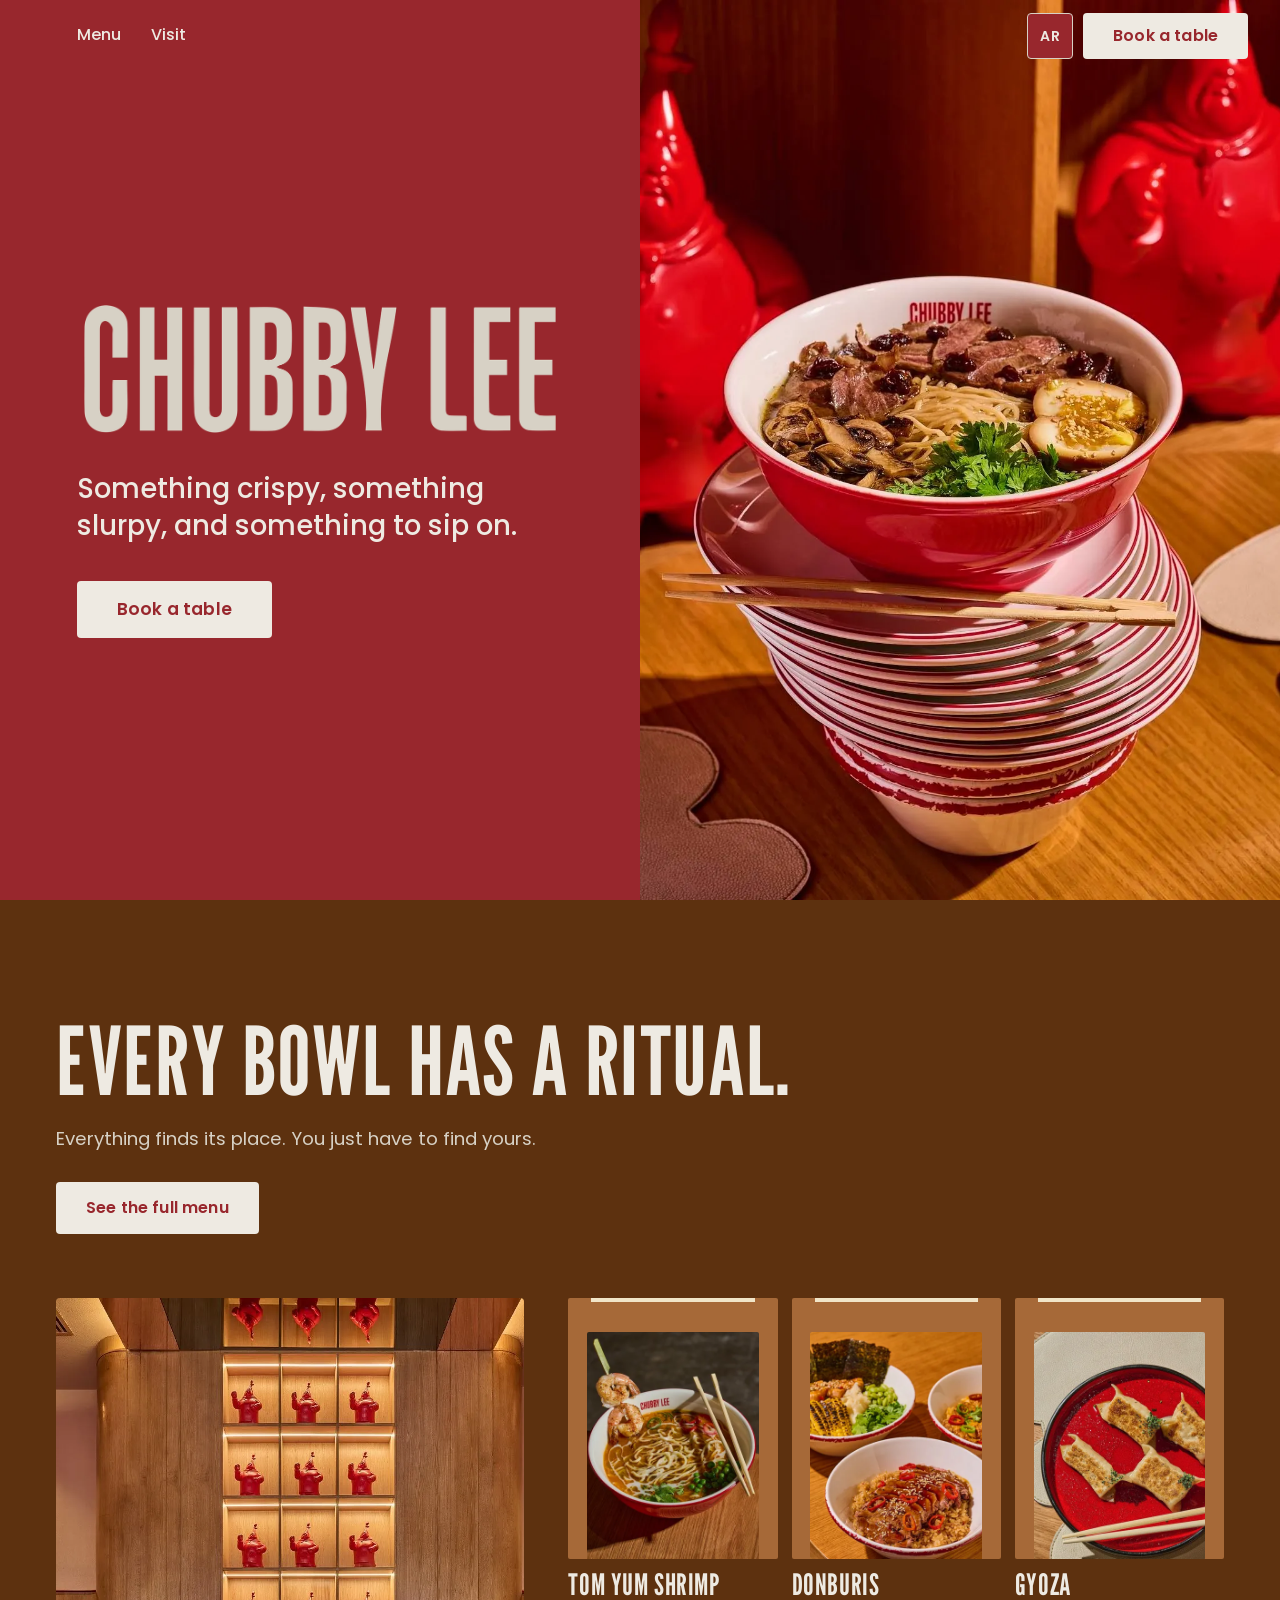
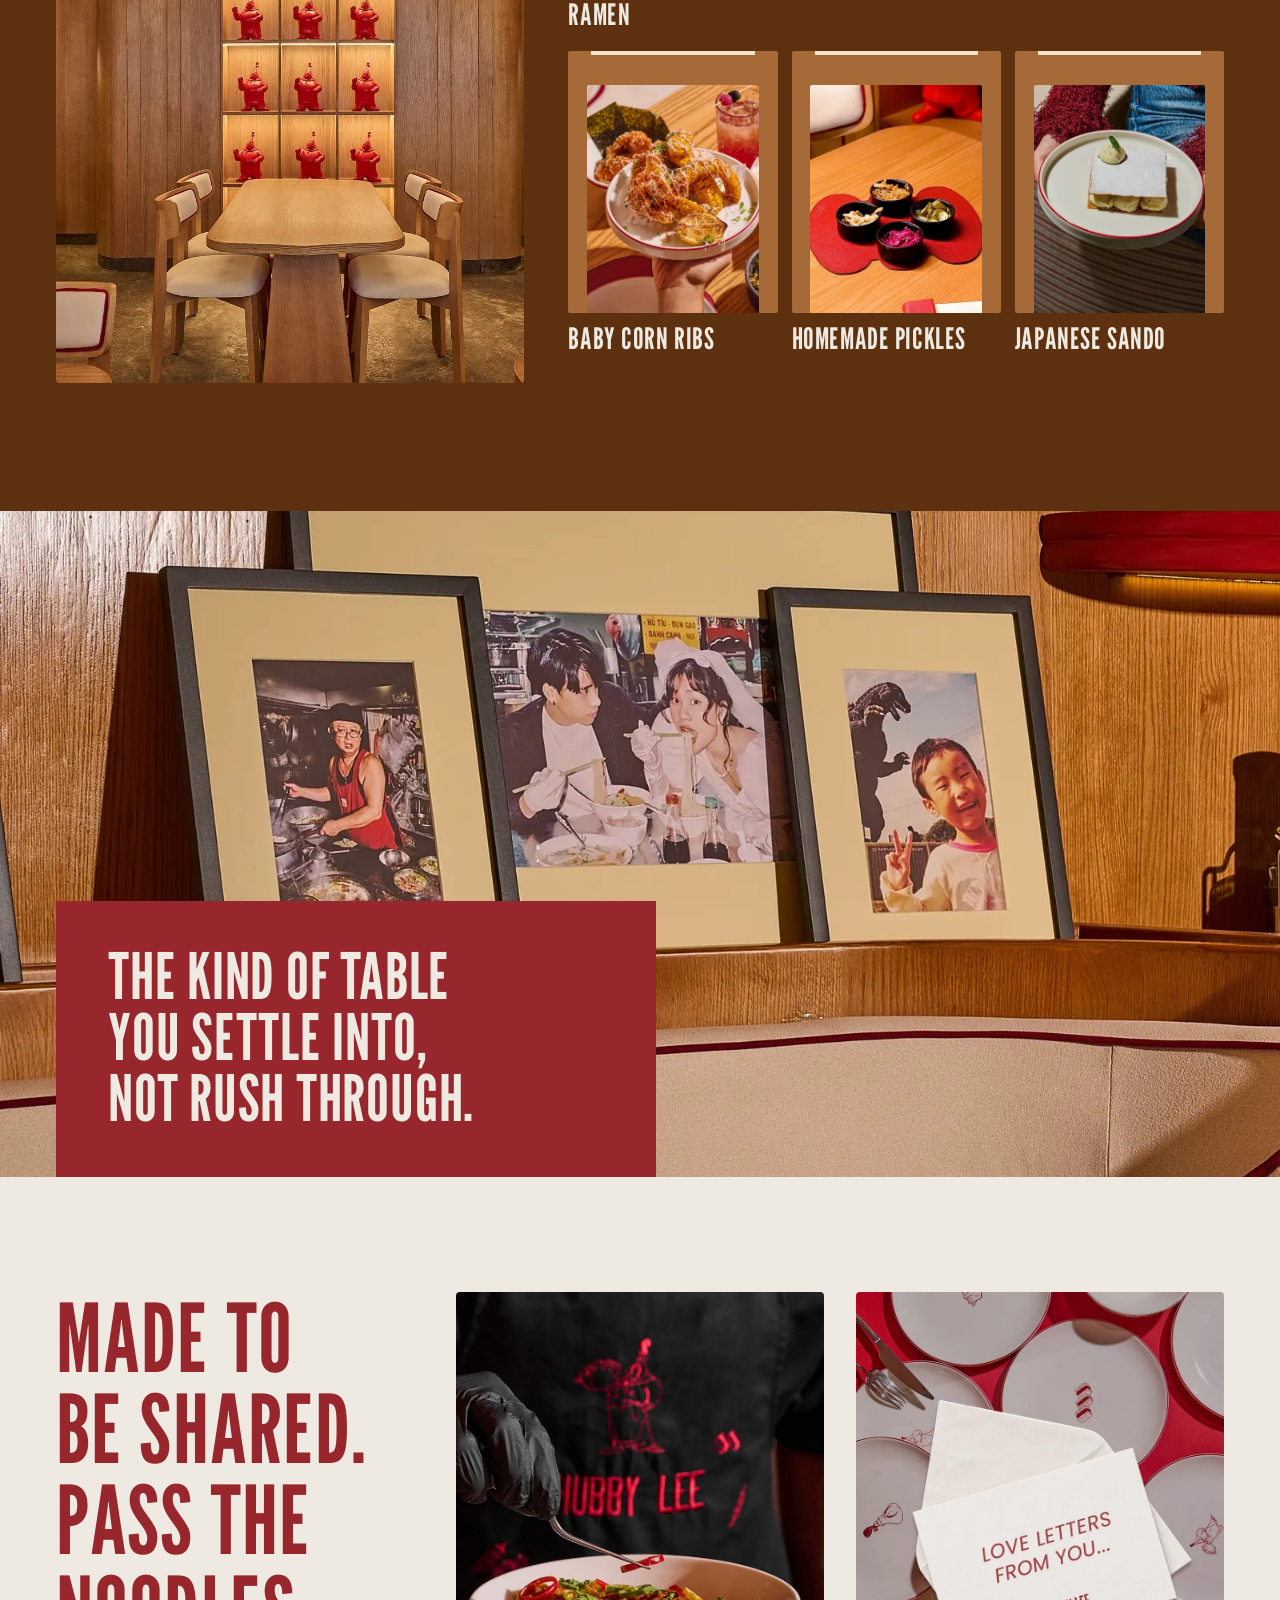
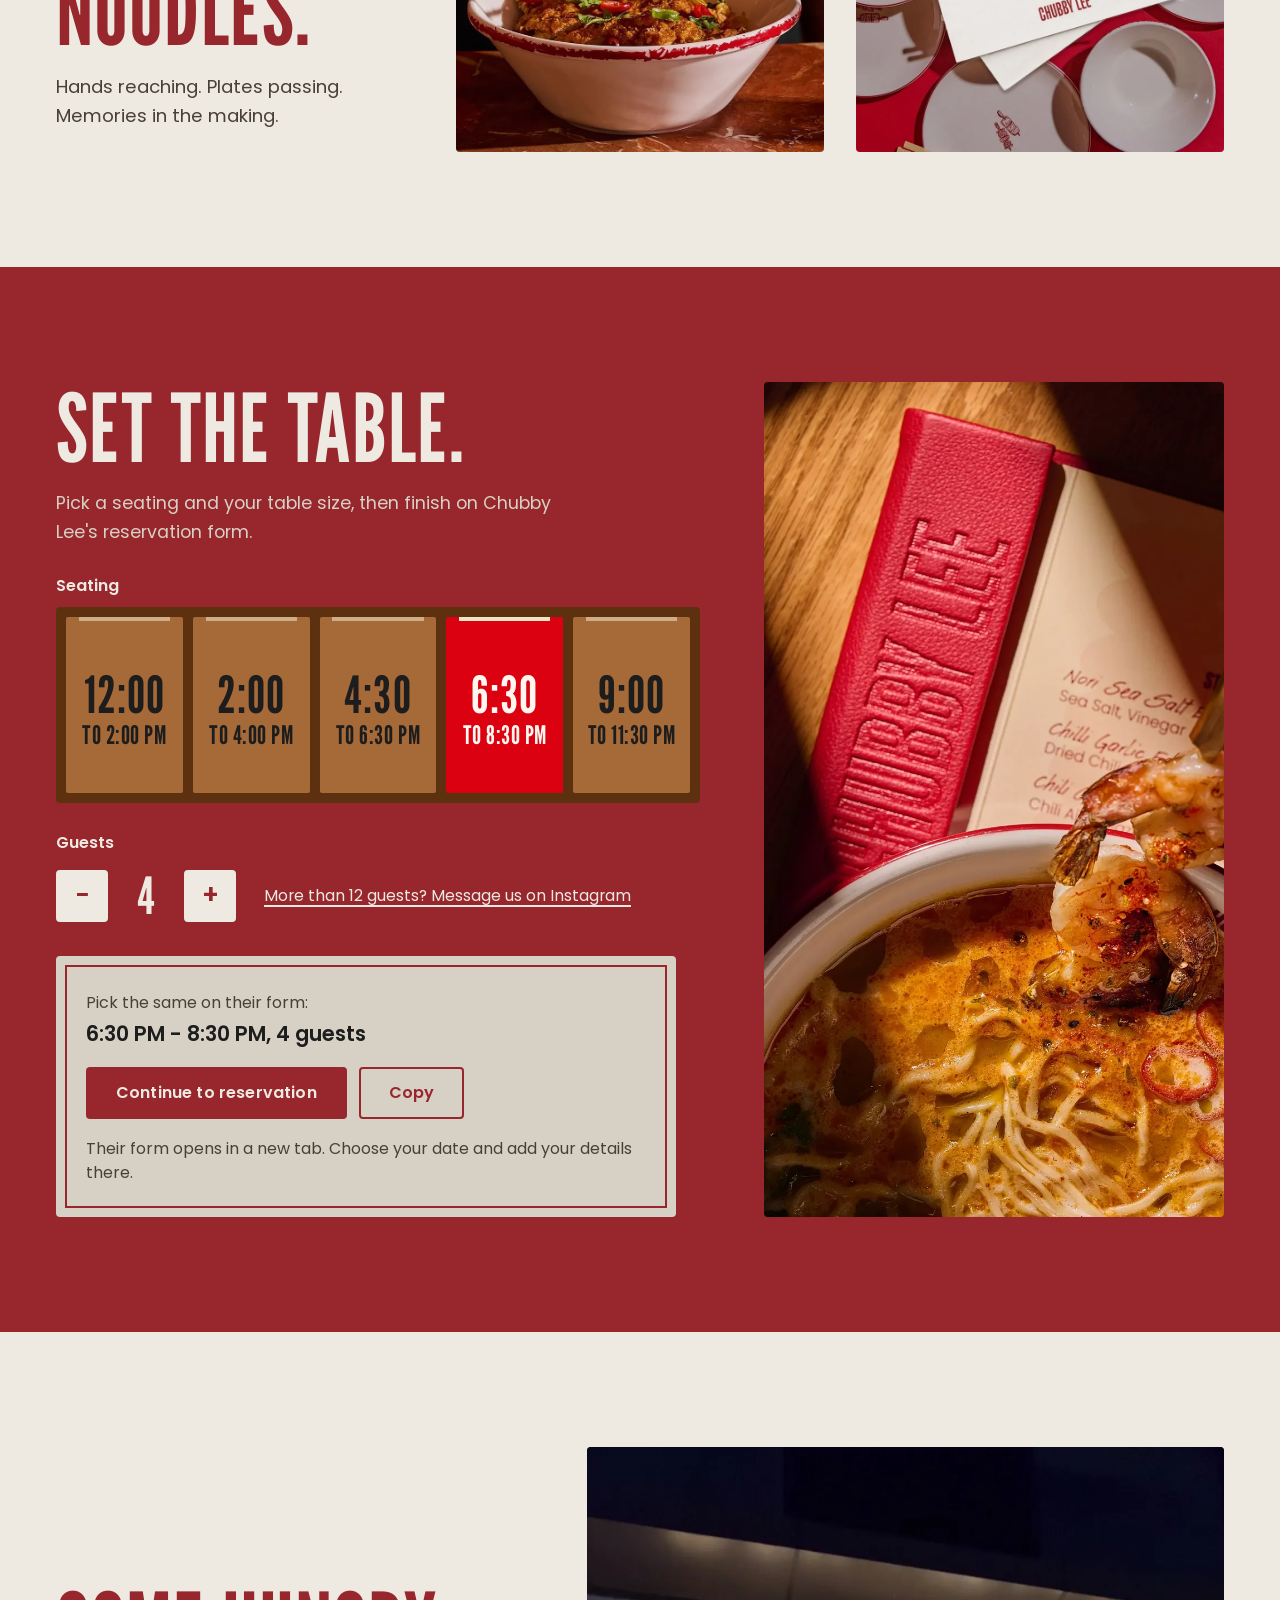
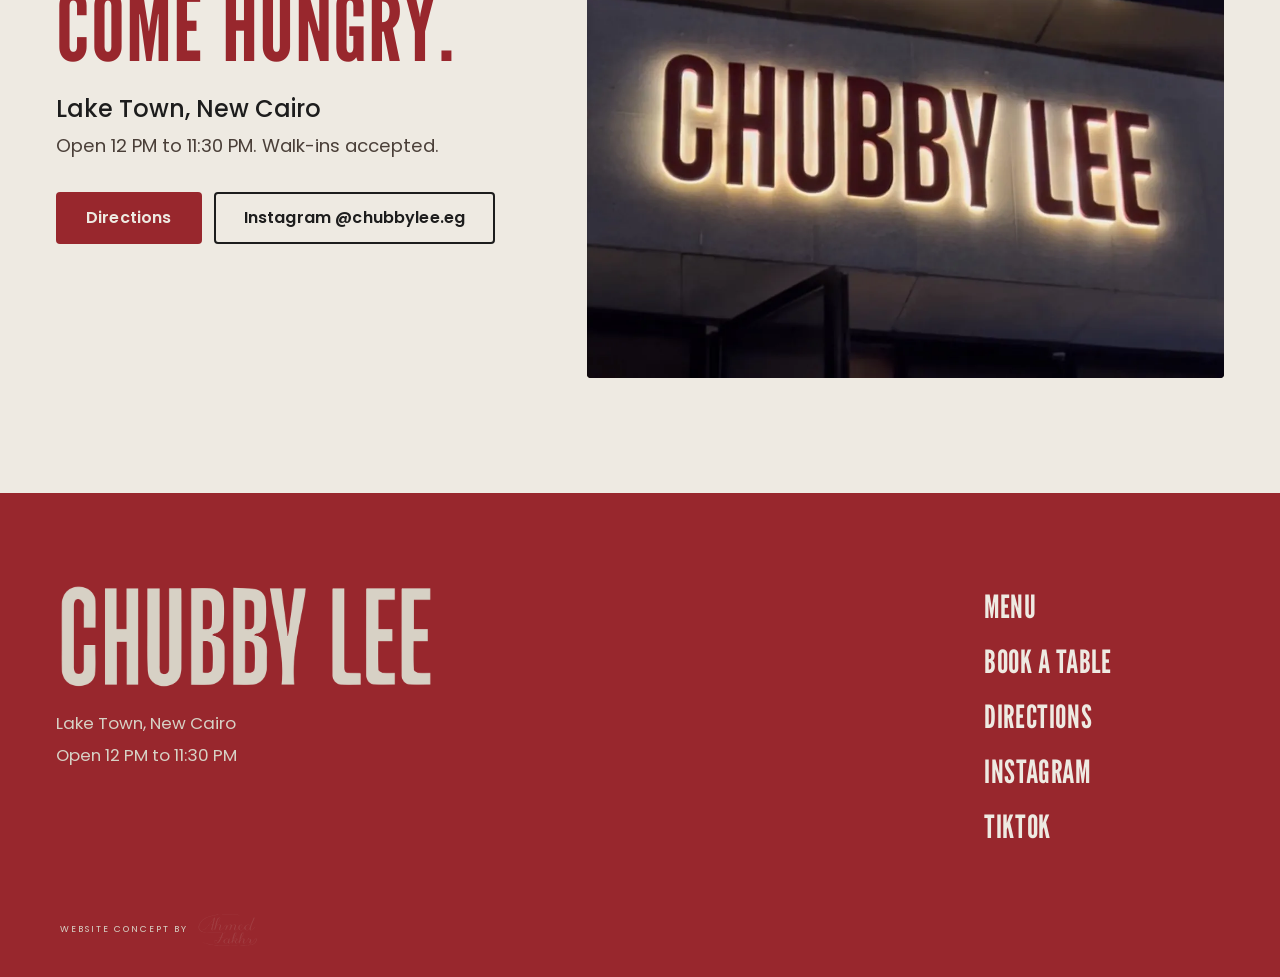
<file: index.html>
<!doctype html>
<html lang="en">
<head>
<meta charset="utf-8">
<meta name="viewport" content="width=device-width,initial-scale=1,minimum-scale=1">
<title>Chubby Lee | Asian restaurant in Lake Town, New Cairo</title>
<meta name="description" content="Ramen, donburis, gyoza and more beside a lit wall of red figurines in Lake Town, New Cairo. See the menu and book a table.">
<meta name="theme-color" content="#98272D">
<link rel="canonical" href="https://ahmedfakhr1.github.io/chubbylee-preview/">
<link rel="icon" href="img/icon.png" type="image/png">
<link rel="apple-touch-icon" href="img/apple-touch-icon.png">
<meta property="og:type" content="website">
<meta property="og:site_name" content="Chubby Lee">
<meta property="og:title" content="Chubby Lee | Asian restaurant in Lake Town, New Cairo">
<meta property="og:description" content="Ramen, donburis, gyoza and more beside a lit wall of red figurines in Lake Town, New Cairo. See the menu and book a table.">
<meta property="og:url" content="https://ahmedfakhr1.github.io/chubbylee-preview/">
<meta property="og:image" content="https://ahmedfakhr1.github.io/chubbylee-preview/img/og.jpg">
<meta property="og:image:width" content="1200">
<meta property="og:image:height" content="630">
<meta name="twitter:card" content="summary_large_image">
<link rel="preload" href="fonts/caveat-2ddf82.woff2" as="font" type="font/woff2" crossorigin>
<link rel="preload" href="fonts/league-gothic-f94aa8.woff2" as="font" type="font/woff2" crossorigin>
<link rel="preload" href="fonts/poppins-178956.woff2" as="font" type="font/woff2" crossorigin>
<link rel="preload" href="fonts/poppins-5a6413.woff2" as="font" type="font/woff2" crossorigin>
<link rel="preload" href="fonts/poppins-fd1924.woff2" as="font" type="font/woff2" crossorigin>
<link rel="preload" as="image" href="img/hero.webp" type="image/webp" fetchpriority="high">
<link rel="preload" as="image" href="img/logo-cream.png" type="image/png" fetchpriority="high">
<script type="application/ld+json">{"@context": "https://schema.org", "@type": "Restaurant", "name": "Chubby Lee", "description": "Asian restaurant in Lake Town, New Cairo, built around a lit wall of red figurines. Ramen, donburis, gyoza, sandos and desserts.", "url": "https://ahmedfakhr1.github.io/chubbylee-preview/", "image": "https://ahmedfakhr1.github.io/chubbylee-preview/img/og.jpg", "logo": "https://ahmedfakhr1.github.io/chubbylee-preview/img/logo-red.png", "servesCuisine": "Asian", "hasMenu": "https://ahmedfakhr1.github.io/chubbylee-preview/menu.html", "acceptsReservations": "https://linktr.ee/ChubbyLeeEg", "address": {"@type": "PostalAddress", "streetAddress": "Lake Town", "addressLocality": "New Cairo", "addressCountry": "EG"}, "geo": {"@type": "GeoCoordinates", "latitude": 30.02664, "longitude": 31.53906}, "hasMap": "https://maps.app.goo.gl/s7n27jjWuFKzt7Va6", "sameAs": ["https://www.instagram.com/chubbylee.eg/", "https://www.tiktok.com/@chubbylee.eg", "https://linktr.ee/ChubbyLeeEg"]}</script>
<style>html{background:#98272D}html.fl body{opacity:0}body{transition:opacity .4s ease}</style>
<link rel="stylesheet" href="fonts.css?v=3">
<link rel="stylesheet" href="site.css?v=3">
<script>(function(){var d=document,h=d.documentElement,w=window,t0=performance.now(),first=false,lifted=false;try{first=!localStorage.getItem("chubbylee-intro")}catch(e){}h.classList.add("js");var rm=w.matchMedia&&w.matchMedia("(prefers-reduced-motion: reduce)").matches;if(first){h.classList.add("veiled");try{localStorage.setItem("chubbylee-intro","1")}catch(e){}}else{h.classList.add("fl")}var lift=function(){if(lifted)return;lifted=true;w.__ready=Math.round(performance.now());if(!first){h.classList.remove("fl");return}var v=d.getElementById("veil");if(!v||rm){h.classList.remove("veiled");return}v.classList.add("out");setTimeout(function(){h.classList.remove("veiled")},800)};var settle=function(){if(!first){lift();return}var wait=rm?0:Math.max(260,1200-(performance.now()-t0));setTimeout(lift,wait)};setTimeout(lift,first?2500:3000);if(first){d.addEventListener("keydown",lift);d.addEventListener("click",lift)}var go=function(){var ps=["1em \"League Gothic\"", "400 1em Poppins", "500 1em Poppins", "600 1em Poppins", "600 1em Caveat"].map(function(f){return d.fonts.load(f)});ps.push(d.fonts.ready);[".hero-photo img", ".hero-logo", ".menu-head-photo img", ".hdr-logo img"].forEach(function(s){var i=d.querySelector(s);if(i&&i.decode){ps.push(i.decode().catch(function(){}))}});var n=0,t=ps.length,f=d.getElementById("veil-fill");ps.forEach(function(p){p.then(function(){n++;if(f)f.style.transform="scaleX("+(n/t)+")"},function(){n++;if(f)f.style.transform="scaleX("+(n/t)+")"})});Promise.all(ps).then(settle,settle)};if(d.fonts&&d.fonts.load){if(d.readyState==="loading"){d.addEventListener("DOMContentLoaded",go)}else{go()}}else{lift()}})();</script>
<script src="app.js?v=3" defer></script>
</head>
<body class="home" id="top">
<div class="veil" id="veil" aria-hidden="true"><img class="veil-logo" src="img/logo-cream.png" alt="" width="1100" height="321"><span class="veil-track"><span class="veil-fill" id="veil-fill"></span></span></div>
<a class="skip" href="#main">Skip to content</a>
<header class="hdr hdr-home" id="hdr">
  <div class="hdr-in">
    <nav class="hdr-nav" aria-label="Main">
      <a href="menu.html">Menu</a>
      <a href="#visit">Visit</a>
    </nav>
    <a class="hdr-logo" href="#top" aria-label="Chubby Lee, home"><img src="img/logo-cream.png" alt="Chubby Lee" width="1100" height="321"></a>
    <div class="hdr-end">
      <button class="chip-btn ar-btn" type="button" aria-haspopup="dialog">AR</button>
      <a class="btn btn-cream hdr-book" href="#book">Book a table</a>
      <button class="chip-btn burger" type="button" aria-label="Open menu" aria-expanded="false" aria-controls="drawer"><span></span><span></span><span></span></button>
    </div>
  </div>
</header>
<div class="drawer" id="drawer" inert aria-label="Menu">
  <button class="chip-btn drawer-x" type="button" aria-label="Close menu">&times;</button>
  <nav class="drawer-nav" aria-label="Menu links">
    <a href="menu.html">Menu</a>
    <a href="#book">Book a table</a>
    <a href="#visit">Visit</a>
    <a href="https://maps.app.goo.gl/s7n27jjWuFKzt7Va6" target="_blank" rel="noopener">Directions</a>
    <a href="https://www.instagram.com/chubbylee.eg/" target="_blank" rel="noopener">Instagram</a>
  </nav>
</div>
<dialog class="ar-dialog" id="ar-dialog" aria-labelledby="ar-msg">
  <p id="ar-msg">Arabic is not in this preview, it will be live in the final version.</p>
  <button class="btn btn-brick" type="button" data-close>OK</button>
</dialog>

<main id="main">

<section class="hero" aria-label="Chubby Lee">
  <div class="hero-copy">
    <h1 class="hero-h1"><img class="hero-logo" src="img/logo-cream.png" alt="Chubby Lee" width="1100" height="321"></h1>
    <p class="hero-line">Something crispy, something slurpy, and something to sip on.</p>
    <a class="btn btn-cream" href="#book">Book a table</a>
  </div>
  <div class="hero-photo"><img src="img/hero.webp" alt="Beef Ramen in a red Chubby Lee bowl on a stack of plates, between two red figurines" width="1152" height="1440" loading="eager" decoding="async" fetchpriority="high"></div>
</section>

<section class="wall" id="wall" aria-labelledby="wall-h">
  <div class="wrap">
    <div class="wall-head">
      <h2 id="wall-h">Every bowl has a ritual.</h2>
      <p>Everything finds its place. You just have to find yours.</p>
      <a class="btn btn-cream" href="menu.html">See the full menu</a>
    </div>
    <div class="wall-grid">
      <figure class="wall-photo"><img src="img/wall.webp" alt="The tall oak shelf wall, a red figurine lit in every cubby, above a long oak table" width="840" height="1200" loading="lazy"></figure>
      <div class="shelf" id="shelf">
      <a class="cubby" href="menu.html#ramens" style="--i:0">
        <span class="cubby-box"><img src="img/cubby-ramen.webp" alt="Tom Yum Shrimp Ramen in a red Chubby Lee bowl" width="400" height="500" loading="lazy"><i class="led" aria-hidden="true"></i></span>
        <span class="cubby-name">Tom Yum Shrimp Ramen</span>
      </a>
      <a class="cubby" href="menu.html#donburis" style="--i:1">
        <span class="cubby-box"><img src="img/cubby-donburi.webp" alt="Three donburis in red-rimmed bowls" width="400" height="500" loading="lazy"><i class="led" aria-hidden="true"></i></span>
        <span class="cubby-name">Donburis</span>
      </a>
      <a class="cubby" href="menu.html#gyoza" style="--i:2">
        <span class="cubby-box"><img src="img/cubby-gyoza.webp" alt="Seared gyoza on a red plate" width="400" height="500" loading="lazy"><i class="led" aria-hidden="true"></i></span>
        <span class="cubby-name">Gyoza</span>
      </a>
      <a class="cubby" href="menu.html#starters" style="--i:3">
        <span class="cubby-box"><img src="img/cubby-corn.webp" alt="Baby Corn Ribs with parmesan" width="400" height="500" loading="lazy"><i class="led" aria-hidden="true"></i></span>
        <span class="cubby-name">Baby Corn Ribs</span>
      </a>
      <a class="cubby" href="menu.html#pickles" style="--i:4">
        <span class="cubby-box"><img src="img/cubby-pickles.webp" alt="Four homemade pickles on a red placemat" width="400" height="500" loading="lazy"><i class="led" aria-hidden="true"></i></span>
        <span class="cubby-name">Homemade Pickles</span>
      </a>
      <a class="cubby" href="menu.html#desserts" style="--i:5">
        <span class="cubby-box"><img src="img/cubby-sando.webp" alt="The Japanese Sando on a red-rimmed plate" width="400" height="500" loading="lazy"><i class="led" aria-hidden="true"></i></span>
        <span class="cubby-name">Japanese Sando</span>
      </a>
      </div>
    </div>
  </div>
</section>

<section class="band" aria-labelledby="band-h">
  <img src="img/band.webp" alt="A cream banquette piped in red, with framed family photos on the oak ledge above it" width="1600" height="1001" loading="lazy">
  <div class="band-quote"><h2 id="band-h">The kind of table you settle into, not rush through.</h2></div>
</section>

<section class="pair" aria-labelledby="pair-h">
  <div class="wrap pair-grid">
    <div class="pair-text">
      <h2 id="pair-h">Made to be shared. Pass the noodles.</h2>
      <p>Hands reaching. Plates passing. Memories in the making.</p>
    </div>
    <figure><img src="img/pair-apron.webp" alt="A chef in a black apron with the red embroidered mascot, plating a donburi in a red-rimmed bowl" width="830" height="1037" loading="lazy"></figure>
    <figure><img src="img/pair-plates.webp" alt="White red-rimmed plates with the line-drawn mascot on a red cloth, and a printed Chubby Lee card" width="830" height="1038" loading="lazy"></figure>
  </div>
</section>

<section class="book" id="book" aria-labelledby="book-h">
  <div class="wrap book-grid">
    <figure class="book-photo"><img src="img/book.webp" alt="Tom Yum Shrimp Ramen beside the red leather Chubby Lee menu" width="880" height="1498" loading="lazy"></figure>
    <div class="book-main">
      <h2 id="book-h">Set the table.</h2>
      <p class="book-lead">Pick a seating and your table size, then finish on Chubby Lee's reservation form.</p>

      <p class="field-label" id="seat-label">Seating</p>
      <div class="seats" role="radiogroup" aria-labelledby="seat-label" id="seats">
        <button class="seat" type="button" role="radio" aria-checked="false" tabindex="-1" data-seat="12:00 PM - 2:00 PM"><i class="led" aria-hidden="true"></i><span class="seat-a">12:00</span><span class="seat-b">to 2:00 PM</span></button>
        <button class="seat" type="button" role="radio" aria-checked="false" tabindex="-1" data-seat="2:00 PM - 4:00 PM"><i class="led" aria-hidden="true"></i><span class="seat-a">2:00</span><span class="seat-b">to 4:00 PM</span></button>
        <button class="seat" type="button" role="radio" aria-checked="false" tabindex="-1" data-seat="4:30 PM - 6:30 PM"><i class="led" aria-hidden="true"></i><span class="seat-a">4:30</span><span class="seat-b">to 6:30 PM</span></button>
        <button class="seat" type="button" role="radio" aria-checked="true" tabindex="0" data-seat="6:30 PM - 8:30 PM"><i class="led" aria-hidden="true"></i><span class="seat-a">6:30</span><span class="seat-b">to 8:30 PM</span></button>
        <button class="seat" type="button" role="radio" aria-checked="false" tabindex="-1" data-seat="9:00 PM - 11:30 PM"><i class="led" aria-hidden="true"></i><span class="seat-a">9:00</span><span class="seat-b">to 11:30 PM</span></button>
      </div>

      <div class="guest-row">
        <p class="field-label" id="guest-label">Guests</p>
        <div class="stepper" role="group" aria-labelledby="guest-label">
          <button type="button" class="step" id="g-minus" aria-label="Fewer guests">&minus;</button>
          <output id="g-out" aria-live="polite">4</output>
          <button type="button" class="step" id="g-plus" aria-label="More guests">+</button>
        </div>
        <a class="dm-link" href="https://ig.me/m/chubbylee.eg" target="_blank" rel="noopener">More than 12 guests? Message us on Instagram</a>
      </div>

      <div class="summary">
        <p class="summary-lead">Pick the same on their form:</p>
        <p class="summary-pick"><strong id="sum">6:30 PM - 8:30 PM, 4 guests</strong></p>
        <div class="summary-actions">
          <a class="btn btn-brick" id="go" href="https://linktr.ee/ChubbyLeeEg" target="_blank" rel="noopener">Continue to reservation</a>
          <button class="btn btn-line" id="copy" type="button">Copy</button>
        </div>
        <p class="summary-note">Their form opens in a new tab. Choose your date and add your details there.</p>
      </div>
    </div>
  </div>
</section>

<section class="visit" id="visit" aria-labelledby="visit-h">
  <div class="wrap visit-grid">
    <div class="visit-text">
      <h2 id="visit-h">Come hungry.</h2>
      <p class="visit-where">Lake Town, New Cairo</p>
      <p class="visit-hours">Open 12 PM to 11:30 PM. Walk-ins accepted.</p>
      <div class="visit-actions">
        <a class="btn btn-brick" href="https://maps.app.goo.gl/s7n27jjWuFKzt7Va6" target="_blank" rel="noopener">Directions</a>
        <a class="btn btn-line-dark" href="https://www.instagram.com/chubbylee.eg/" target="_blank" rel="noopener">Instagram @chubbylee.eg</a>
      </div>
    </div>
    <figure class="visit-photo"><img src="img/visit.webp" alt="The back-lit Chubby Lee sign over the entrance at night" width="1154" height="952" loading="lazy"></figure>
  </div>
</section>

</main>
<footer class="foot" id="foot">
  <div class="wrap foot-in">
    <div class="foot-top">
    <div class="foot-brand">
      <img class="foot-logo" src="img/logo-cream.png" alt="Chubby Lee" width="1100" height="321" loading="lazy">
      <p class="foot-line">Lake Town, New Cairo</p>
      <p class="foot-line">Open 12 PM to 11:30 PM</p>
    </div>
    <nav class="foot-links" aria-label="Footer">
      <a href="menu.html">Menu</a>
      <a href="index.html#book">Book a table</a>
      <a href="https://maps.app.goo.gl/s7n27jjWuFKzt7Va6" target="_blank" rel="noopener">Directions</a>
      <a href="https://www.instagram.com/chubbylee.eg/" target="_blank" rel="noopener">Instagram</a>
      <a href="https://www.tiktok.com/@chubbylee.eg" target="_blank" rel="noopener">TikTok</a>
    </nav>
    </div>
    <p class="credit"><a class="sig" href="https://ahmedfakhr1.github.io/" rel="noopener" title="Website concept by Ahmed Fakhreldin"><span class="sig-by">Website concept by</span><span class="sr">Ahmed Fakhreldin</span><svg viewBox="-16 -123 301 172" aria-hidden="true" focusable="false"><defs><mask id="sig-pen" maskUnits="userSpaceOnUse" x="-80" y="-180" width="760" height="300"><g class="pen"><path pathLength="1" style="animation-delay:0.10s;animation-duration:0.32s" d="M8.2 -39l2 1.2 1.2 0.4 1.4 0.1 1.6-0.3 1.7-0.7 2-1.2 5.2-4.7 7-8 8.4-10.2 8.6-11 16.8-22.7 1.8-2 0.9-0.2 -0.1 1.7 -1.2 6.4 -3.2 14.3 -2.4 10.5 -5.3 21.1 -0.4 2.1 -0.1 2.6 0.6 1.9 1.5 1 1.1 0.1 2.6-0.4 1.5-0.8 3.2-2.7 4.9-5.5"/><path pathLength="1" style="animation-delay:0.50s;animation-duration:0.05s" d="M35.4 -60.5l6.3-1.4 7.3-1 7-0.4 6.6 0.3"/><path pathLength="1" style="animation-delay:0.64s;animation-duration:0.51s" d="M70.1 -51.5l11.6-15.7 6.3-9.3 3.1-5.2 2.8-6.3 1.6-5.6 0-2.1 -0.4-1.7 -0.8-1.3 -1.4-0.5 -1.9 0.2 -2.2 1.1 -2 1.6 -1.7 2 -1.4 2.5 -1.4 3.4 -3.2 9.4 -3.6 12.8 -3.9 16.2 -1.6 7.5 -0.3 2.9 5.3-10.1 4.2-5.8 2.6-3.1 2.5-2.3 2.4-1.4 2.3-0.9 2.3-0.4 2.3 0 1.8 0.4 1.3 0.9 0.9 1.3 0.4 1.7 -0.1 2.1 -0.5 2.6 -3.4 9.2 -0.6 2.6 0 2.1 0.4 1.7 0.8 1.3 1.1 0.9 1.1 0.4 1.2 0 1.6-0.4 4.3-2 3.2-2.3 3.7-4.3 10.3-13.2 2.5-2.3 2.5-1.4 2-0.6 1.5 0.3 1.1 1 0.6 1.2 0.1 1.1 -0.3 1.6 -3.8 11.2 -4.2 10.1"/><path pathLength="1" style="animation-delay:1.22s;animation-duration:0.12s" d="M127 -45.5l4.4-6.9 2.3-3.1 2.6-3.1 2.5-2.3 2.4-1.4 2.4-0.9 2.3-0.4 2.2 0 1.8 0.4 1.4 0.9 0.8 1.1 0.5 1.2 0 1.1 -3 9.6 -5.3 12.9"/><path pathLength="1" style="animation-delay:1.42s;animation-duration:0.17s" d="M148.2 -45.5l4.4-6.9 4.9-6.2 2.5-2.3 2.4-1.4 2.4-0.9 2.3-0.4 2.2 0 1.8 0.4 1.4 0.9 0.8 1.3 0.4 1.7 0 2.1 -0.6 2.6 -3.4 9.2 -0.5 2.6 -0.1 2.1 0.4 1.7 0.9 1.3 1 0.9 1.1 0.4 1.2 0 1.6-0.4 4.3-2 1.8-1.2 1.4-1.1 1.6-1.7 6.9-8.7"/><path pathLength="1" style="animation-delay:1.67s;animation-duration:0.18s" d="M193.4 -42.4l6.3-3.2 1.5-1.2 2.6-3 2.4-4.4 0.7-2.2 0.2-2.3 -0.3-1.8 -0.7-1.4 -1-1 -1.1-0.6 -2.6 0.1 -4.2 1.9 -2 1.6 -1.6 1.9 -1.2 2.5 -0.9 2.8 -0.5 6.4 0.5 2.7 0.9 2.3 1.4 1.8 1.8 1.4 2.2 1 2.2 0.6 2.3 0.1 2.3-0.2 4.6-1.8 3.5-2.3 1.4-1.4 7.5-9.4"/><path pathLength="1" style="animation-delay:1.93s;animation-duration:0.43s" d="M249.1 -54.5l-1.7-4.2 -1.3-1.8 -1.9-1.4 -2.2-1 -2.2-0.6 -4.5 0.1 -4.7 1.8 -3.5 2.3 -2.6 3 -2.4 4.4 -0.7 2.3 -0.2 2.3 0.2 2.2 0.6 2.3 1.1 2.1 1.5 1.7 2 1.3 2.2 0.9 2.2 0.4 2.3 0 2.3-0.4 2.4-0.9 2.3-1.3 1.8-1.7 1.5-2.1 3.3-6.8 20.5-46.9 -13.8 32.1 -1.4 4 -1.7 5.3 -2.2 9.4 -0.3 3.4 0.1 2.5 0.7 1.7 2.1 1.6 2.6-0.1 4.2-1.8 3.5-2.3 1.4-1.4 7.5-9.4"/><path pathLength="1" style="animation-delay:2.43s;animation-duration:0.74s" d="M193.3 -110.5l-6.7-2.7 -5.3-1.3 -7.1-1.1 -8.9-0.8 -11.2-0.6 -13.4-0.3 -14.7 0.2 -15.2 0.6 -15.7 1.1 -15.1 1.8 -14.3 2.4 -13.4 3 -11.9 3.4 -10.6 4 -9.5 4.7 -8.4 5.5 -7.4 6.4 -6 6.9 -4.7 7.5 -3.3 7.4 -2 6.2 -0.5 4.9 0.6 4.6 1.5 4.7 2.5 4.7 3.6 4 4.7 3 5.9 2.3 7.5 1.7 9.1 1.1 21.4 1.4 22.1 0.5 8.8 0 18.6-0.6 4.3 0.1 11.3 2 3.1 0.3 2.8-0.1 2.5-0.5 4.5-2"/><path pathLength="1" style="animation-delay:3.25s;animation-duration:0.19s" d="M109.7 -21.5l-7.4 18.7 -5 11.6 -2.4 4.9 -4.6 7.4 -2.2 2.7 -2.2 2 -2 1.5 -4.1 2.1 -2 0.5 -1.9 0.1 -2-0.2 -1.8-0.6 -1.8-1 -1.5-1.3 -1-1.7 -0.9-3.9 0-1.9 0.4-1.7 0.8-1.3 1-1 1.4-0.6 1.8-0.3 3.8 0.6 3.9 2"/><path pathLength="1" style="animation-delay:3.52s;animation-duration:0.04s" d="M89.3 1.7l23.2 0"/><path pathLength="1" style="animation-delay:3.64s;animation-duration:1.68s" d="M139.5 14.5l-1.4-3.5 -1.2-1.5 -1.6-1.2 -1.8-0.9 -1.9-0.5 -1.9-0.1 -4 0.9 -3.6 1.9 -2.4 2 -1.1 1.5 -2.1 3.7 -0.5 1.9 -0.2 2 0.7 3.8 0.9 1.8 1.3 1.5 1.7 1.1 3.8 1.1 1.9 0 4-1.1 1.9-1.1 1.6-1.5 1.2-1.8 5.8-12.4 1.1-1.8 -2.7 10.6 -0.4 3.1 0 2.5 0.4 1.6 0.9 1.1 0.9 0.6 0.9 0.2 2.6-0.6 3.7-1.8 2.6-2 1.5-1.7 11.1-14.5 8.7-12.5 2.9-4.7 3.4-7.8 0.6-2.3 0.2-2 -0.2-1.5 -0.6-1.2 -1-0.8 -1.5 0 -1.9 0.8 -1.8 1.2 -1.4 1.5 -1.3 2 -2.5 6 -2.8 9 -3.1 11.8 -3.3 14.2 -0.6 3.8 0.5-0.3 1.2-2.8 2.4-4.4 5.4-7.5 2.2-2.2 2.1-1.4 2-0.9 2-0.5 1.9-0.1 1.7 0.3 1.2 0.6 0.9 0.9 0.5 1.4 0 1.6 -0.4 1.9 -1.1 1.4 -1.8 1.1 -2.2 0.7 -2.6 0.4 -2.7 0.1 -1.1 0.3 2.3 2 1.3 1.9 2.3 6.7 0.9 1.1 0.9 0.6 1 0.2 1.1-0.1 1.5-0.5 3.6-1.8 1.5-1 2.6-2.7 8.6-11.1 5.5-7.5 7.5-11 3.6-7.3 1.6-4.9 0.2-2 -0.2-1.5 -0.6-1.2 -1.1-0.8 -1.4 0 -1.9 0.8 -1.8 1.2 -1.5 1.5 -1.2 2 -1.2 2.7 -2.7 7.4 -3 10.4 -3.2 13.3 -2.3 11 0.6-0.3 2.4-5.2 2.6-4.2 4-5.3 2.1-2.2 2.1-1.4 2-0.9 2-0.5 2-0.1 1.6 0.3 1.3 0.6 0.9 0.9 0.4 1.4 0.1 1.6 -0.3 2.1 -0.7 2.4 -2.2 5.4 -0.7 4.3 0.2 1.5 0.6 1.2 0.8 0.9 1 0.5 2.2-0.1 1.6-0.6 3.6-1.9 2.5-2.2 8.2-10.4 6.4-9 0.5 0 -0.1 1.4 0.6 1.5 1.8 0.7 2.6 0.1 2.2 0.4 1.4 0.7 0.7 1.1 0.3 1.5 0 1.8 -1.3 4.7 -2 4.9 -0.4 2.4 1.1 2 0.9 0.7 1 0.4 1 0 3.1-1.1 3.5-2 1.1-0.9 3.2-3.6 7.8-10.4 3.6-3.6 1.8-1.2 1.7-0.5 1.7 0 1.3 0.6 0.8 1.3 0.4 1.8 -0.2 2.4 -0.9 2.8 -1.6 3.5 -2.6 4.3 -3.6 4.8 -4.6 4 -5.8 2.9 -7.4 2.1 -9.5 1.7 -11.8 1.3 -12 1 -22.3 1.3 -15 0.3 -19.5 0 -41.7-0.7 -17.8-0.7 -16-0.9 -14.4-1.1 -12.7-1.3 -11.4-1.6 -10.4-1.7 -9.1-1.9 -8.1-2.1 -14.5-4.8"/></g></mask><g id="sig-ink"><path d="M7.8 -38.4l0 0.5 0.6 0.6 1.4-2.2 -0.7-0.3 -0.5 0.2zM8.2 -37.5l1 0.5 1.5 0.3 0.5-1.7 -1.6-1.2zM10.2 -36.7l3.2-0.1 -0.2-1.2 -1.3-0.1 -1-0.5zM12.8 -36.7l1.7-0.3 1.9-0.8 -0.6-1 -1.6 0.6 -1.4 0.2zM15.8 -37.5l2.6-1.5 1.6-1.2 -0.8-0.9 -2.1 1.5 -1.8 1zM19.2 -39.5l2.5-2.3 3.1-3.2 -0.9-0.8 -5.5 5.3zM23.7 -43.8l7.1-8.1 -0.9-0.7 -7.1 8zM29.5 -50.4l8.2-9.9 -0.9-0.7 -8.2 9.9zM36.3 -58.5l8.6-10.8 -1-0.8 -8.6 10.8zM43.4 -67.5l8.5-11 -1-0.7 -8.4 11zM50.5 -76.7l7.5-10.3 -1-0.7 -7.4 10.2zM56.9 -85.3l6.1-8.4 -1-0.7 -6.1 8.4zM62.1 -92.5l4.3-5.5 -0.9-0.7 -4.4 5.5zM65.9 -97.3l1.7-2.3 -0.6-0.6 -2 2.1zM66.1 -100.2l-0.9 0.2 -0.8 1.5 5.2 0.9 -0.3-1.8 -0.8-0.4zM64.6 -99l-0.7 1.9 -0.5 2.7 5.7 1.2 0.5-2.9 0-2.1zM63.5 -95.4l-1.5 7.5 5.7 1.3 1.6-7.7zM62.3 -89.4l-2.1 9.5 5.7 1.3 2.1-9.5zM60.6 -81.6l-2.3 10.3 5.6 1.3 2.4-10.3zM58.7 -73l-2.5 10.4 5.6 1.4 2.5-10.5zM56.6 -64.3l-2.4 9.9 5.6 1.4 2.4-10zM54.6 -55.9l-2 8 5.5 1.4 2.1-8.1zM52.9 -49.1l-1.4 5.7 5.7 1.1 1.2-5.4zM51.6 -44.1l-0.5 3.7 5.9 0 0.3-2.5zM51.1 -41l0.1 1.7 0.6 1.6 5.1-1.7 0.1-1.3zM51.5 -38.2l1 1.4 1.6 0.8 2.9-3.5zM53.5 -36.2l1.1 0.3 1.8 0 0.3-1.5 -0.5-0.7 0.1-0.7zM56 -35.9l2.6-0.2 -0.2-1.2 -1.1 0.1 -0.8-0.4zM58.1 -36l1.5-0.3 1.5-0.7 -0.5-1 -1.4 0.6 -1.2 0.2zM60.6 -36.7l3.3-2.3 -0.8-0.9 -3 2.1zM63.3 -38.5l3.5-3.3 -0.9-0.9 -3.3 3.3zM66.2 -41.2l3-3.6 -0.8-0.7 -3.1 3.5zM68.8 -44.4l1-1.4 -0.7-0.4 -1.1 1.1z"/><path d="M35.4 -60.1l3.1-0.5 -0.3-1.2 -2.9 0.9zM37.6 -60.4l6.6-1.3 -0.2-1.2 -6.6 1.3zM43 -61.5l7.3-1 -0.1-1.2 -7.4 1zM49 -62.3l7-0.4 0-1.3 -7.1 0.5zM55 -62.7l5.7 0.2 0.1-1.2 -5.9-0.2zM60 -62.5l1.8 0.1 0.8-0.2 -0.1-0.9 -2.5-0.3z"/><path d="M70.4 -51.3l2.4-2.9 -0.9-0.6 -2.1 3.1zM72.1 -53.3l5.3-6.9 -1-0.8 -5.2 7zM76.4 -58.8l7.1-10 -1-0.7 -7.1 9.9zM82.2 -66.9l6.3-9.2 -1-0.7 -6.3 9.2zM87.7 -75l3.4-5.5 -1-0.6 -3.4 5.5zM90.7 -79.7l2.9-5.9 -1.2-0.4 -2.8 5.7zM93.1 -84.4l2.4-6.4 -1.1-0.4 -2.4 6.2zM95.2 -89.9l0.7-2.7 0.3-2.4 -1.2 0 -0.2 2.1 -0.7 2.7zM96.2 -94.3l-0.1-2.1 -0.7-1.8 -1 0.6 0.5 1.4 0 1.8zM95.7 -97.6l-1-1.5 -1.7-0.8 -0.1 1.3 1 0.4 0.7 1zM93.6 -99.8l-2-0.2 -2.6 0.6 1.1 2.2 1.8-1.1 1.3-0.2zM89.9 -99.6l-2.7 1 -2.6 1.6 3.1 2.6 1.2-1.8 1.8-1.5zM85.4 -97.6l-2.2 2 -1.8 2.7 4.6 2.3 2.1-4.4zM82 -93.9l-1.7 3.3 -1.7 4.1 5.2 1.8 2.6-6.9zM79.2 -88l-3.4 10.1 5.4 1.6 3.1-9.8zM76.4 -79.8l-3.7 12.9 5.6 1.4 3.4-12.7zM73.4 -69.3l-3.9 15.7 5.6 1.3 3.8-15.5zM70.1 -56.4l-1.2 5.8 -1.8 9.9 4.6 1.1 4.1-15.5zM67.4 -42.6l-0.6 4.7 0.1 0.8 0.5 0.5 2.3 0.5 0.6-0.3 0.9-1.8 1-3.3zM68.9 -36.2l1.4-2.9 -0.9-0.5 -1.2 3.1zM69.9 -38.3l2.8-6.1 -1-0.5 -2.7 6.2zM72.2 -43.4l2.8-5.2 -1-0.6 -2.8 5.4zM74.6 -47.8l3.5-5.2 -1-0.7 -3.5 5.3zM77.4 -52l4.8-6.2 -0.9-0.8 -4.9 6.3zM81.4 -57.3l2.4-2.5 2.4-1.6 -0.6-1.1 -2.6 1.8 -2.6 2.6zM85.4 -61l2.3-1.1 2.2-0.7 -0.2-1.2 -2.5 0.8 -2.5 1.2zM89.2 -62.6l2.2-0.4 2.1 0.1 0.1-1.4 -2.3 0.1 -2.4 0.4zM92.8 -63l1.8 0.6 0.8 1 1.8-2.5 -1.4-0.3 -2.9-0.1zM95.2 -61.8l0.2 0.8 -0.2 1.2 5.2-1.5 -1.7-1.9 -2.2-0.9zM95.2 -60l-0.2 2.4 5.8 0.8 0.1-2.8 -1-2.4zM95 -58.2l-0.9 4.6 5.2 1.8 1.1-3.1 0.5-2.9zM94.4 -54.6l-2.4 6.4 5.2 1.8 2.5-6.4zM92.4 -49.3l-1.2 3.2 -0.7 2.9 5.9 0.8 0.3-2.2 0.8-2.8zM90.7 -44.1l-0.3 2.8 0.6 2.6 5.2-1.5 0.2-2.9zM90.6 -39.6l1.3 2.3 1.9 1.3 2.3-2.7 -0.1-0.7 0.2-1.2zM93.2 -36.3l1.8 0.6 1.6 0.1 0.3-1.6 -0.5-0.8 -0.4-1.1zM96.1 -35.6l3-0.5 -0.3-1.1 -1.3 0.2 -0.8-0.4zM98.6 -35.9l4.1-1.6 -0.5-1.1 -3.9 1.5zM101.9 -37.1l4.1-2.4 -0.7-1 -3.9 2.3zM105.5 -39.1l3-2.6 -0.9-0.9 -2.8 2.5zM108 -41.2l4.1-4.8 -1-0.8 -4 4.8zM111.2 -45l5.2-6.7 -0.9-0.7 -5.2 6.7zM115.6 -50.6l5.2-6.7 -1-0.8 -5.2 6.8zM119.9 -56.2l2.5-2.8 2.4-2 -0.7-1 -2.5 2.1 -2.6 2.9zM124 -60.4l2.3-1.4 1.9-0.3 -0.2-1.5 -2.2 0.7 -2.5 1.5zM127.6 -62.2l0.6 0.1 0.7 0.4 0 1 2.9-2.5 -1.5-0.6 -0.8-0.1 -2.2 0.5zM129 -61.1l-0.4 1.7 5.5-1.2 -1.1-1.8 -1.9-1.1zM128.7 -59.6l-0.3 1.2 5.5 1.4 0.5-2.2 -0.6-2.1zM128.5 -59l-1.7 5.8 5.2 1.8 2.1-6.4zM127.2 -54.5l-2.7 8.4 4.6 1.8 3.4-8.5zM124.9 -47.4l-2.5 7.2 3.9 1.7 3.4-7.1zM122.8 -41.2l-0.8 2.6 -0.2 1.5 2.7 1.2 1-1.1 1.3-2.5zM121.7 -37.5l0.4 0.7 2 0.9 0.7-0.2z"/><path d="M127.4 -45.3l1.3-1.8 -1-0.7 -1 2.2zM128.4 -46.6l2.8-4.5 -1-0.7 -2.8 4.6zM130.6 -50.2l4.5-6 -1-0.8 -4.5 6.1zM134.2 -55.1l2.5-3.1 2.5-2.2 -0.8-1 -2.5 2.4 -2.7 3.1zM138.4 -59.8l2.3-1.6 2.3-1 -0.4-1.1 -2.5 1 -2.5 1.8zM142.2 -62.1l2.3-0.7 2.2-0.2 -0.1-1.3 -2.4 0.3 -2.4 0.8zM145.9 -63l2.1 0.1 1.5 0.8 0.8-2.1 -4.5 0zM149.1 -62.4l0.8 1 0.2 1.1 3.6-2.5 -1.9-1.1 -2.2-0.4zM150 -60.6l-0.2 1.2 5.7-0.5 -0.8-2 -1.6-1.3zM149.8 -59.4l-0.4 1.7 5.5 1.6 0.6-2.4 -0.2-2.1zM149.6 -58.4l-2.1 6.7 5.2 1.9 2.4-7.2zM148 -53.2l-3 8.3 5 2 3.2-8.5zM145.5 -46.2l-2.5 6.7 4.5 2 1-1.8 2.1-4.9zM143.2 -40.4l-0.5 2.3 0.1 0.9 2.5 1.3 0.6 0.1 0.4-0.2 1.7-2.3z"/><path d="M148.6 -45.3l1.3-1.9 -0.9-0.5 -1.1 2.1zM149.6 -46.6l2.9-4.5 -1-0.7 -2.9 4.6zM151.9 -50.2l4.4-6 -1-0.8 -4.5 6.1zM155.4 -55.1l2.6-3.1 2.4-2.2 -0.8-1 -2.5 2.4 -2.7 3.1zM159.6 -59.8l2.3-1.6 2.3-1 -0.4-1.1 -2.5 1 -2.5 1.8zM163.4 -62.1l2.3-0.7 2.2-0.2 -0.1-1.3 -2.4 0.3 -2.4 0.8zM167.2 -63l2 0.1 1.5 0.8 0.9-2.1 -4.6 0zM170.3 -62.4l0.8 1 0 1.1 4-2.4 -2.1-1.2 -2.2-0.4zM171.1 -60.6l-0.3 2 5.9-0.1 -0.6-2.6 -0.4-0.7 -1.2-1.2zM170.8 -59.1l-0.4 3.7 5.4 1.5 0.8-2.9 0-2.8zM170.5 -56.2l-0.6 2.6 -1.2 3.1 5 2.1 2.5-6.5zM169.2 -51.6l-2.5 6.5 5.6 1.3 0.7-2.6 1.2-3.1zM167 -46.1l-0.7 2.9 -0.1 2.8 5.8-0.5 0.5-3.7zM166.1 -41.3l0.6 2.6 1.6 2 3.5-2.7 0.2-2zM167.7 -37.3l1.3 1 2.3 0.7 1-2.1 -0.4-1 -0.1-1zM170.8 -35.7l1.6 0.1 1.4-0.2 -0.2-1.2 -0.9-0.2 -0.6-0.8zM173.3 -35.7l3.6-1.1 -0.5-1.1 -1.8 0.7 -1.4 0.2zM176.2 -36.5l4.4-2.2 -0.6-1 -4.3 2.1zM179.9 -38.3l3.4-2.4 -0.9-0.8 -3.1 2.1zM182.8 -40.3l3.4-3.7 -0.9-0.8 -3.3 3.6zM185.5 -43.2l4.6-5.9 -0.9-0.6 -4.6 5.7zM189.4 -48.2l2.2-3.1 -0.6-0.4 -0.2 0.1 -2.3 2.7z"/><path d="M193.6 -42.1l2.1-0.8 -0.5-1 -2 1.1zM195.1 -42.7l4.3-2.1 -0.6-1 -4.2 2.2zM198.7 -44.4l3.3-2.3 -0.8-0.9 -3.1 2.2zM201.6 -46.3l2.7-3.1 -1-0.7 -2.5 2.9zM203.8 -48.8l2.7-4.4 -1.1-0.5 -2.5 4.2zM206.1 -52.4l1-2.3 0.5-2.4 -1.2-0.2 -0.5 2.2 -0.9 2.2zM207.5 -56.3l0.2-2.4 -0.3-2 -1.1 0.4 0.2 1.6 -0.2 2.1zM207.6 -60l-0.6-1.8 -1.2-1.3 -0.8 0.9 0.9 1 0.5 1.4zM206.2 -62.7l-1.1-1 -1.3-0.5 -0.3 1.2 0.9 0.4 1 0.7zM204.2 -64.1l-1.3-0.2 -1.7 0.1 0.5 1.7 1.2-0.5 0.9 0.1zM201.8 -64.3l-4.4 1.2 1.2 2.3 3.6-1.9zM198.3 -63.4l-2.7 1.1 -2.5 1.6 3.1 2.7 1.2-1.8 1.9-1.4zM193.9 -61.3l-2.2 2.1 -1.8 2.7 5 1.9 0.7-2.1 0.9-1.9zM190.4 -57.5l-1.4 3.1 -0.8 3.5 5.9 0.7 1-5.1zM188.4 -52.1l-0.4 3.7 0.2 3.4 5.8-0.7 0.2-5.5zM188.1 -46.1l0.7 3.2 1.4 2.7 4.3-2.3 -0.5-4zM189.7 -41l1.9 2.3 2.5 1.5 1.7-2.6 -0.7-1 -0.7-2.3zM193.2 -37.7l2.6 1.1 2.5 0.6 0.5-1.7 -1.9-1.1 -1.5-1.5zM197.5 -36.2l2.4 0.4 2.4 0.1 -0.1-1.3 -2.1-0.2 -2-0.8zM201.5 -35.7l2.4-0.2 2.4-0.6 -0.4-1.1 -2.2 0.5 -2.2 0.1zM205.5 -36.2l2.4-0.9 2.3-1.2 -0.6-1.1 -2.2 1.2 -2.2 0.8zM209.5 -37.9l3.6-2.4 -0.8-0.9 -3.3 2.2zM212.6 -39.9l3.2-3.3 -0.9-0.8 -3 3.2zM215.2 -42.4l4.5-5.8 -0.9-0.7 -4.5 5.7zM219 -47.2l2.8-3.9 -0.7-0.5 -3 3.7zM221.6 -50.8l0.3-0.5 -0.6-0.4 -0.4 0.3z"/><path d="M249.5 -54.7l-0.6-2 -1.1 0.4 1 1.9zM249.1 -56.2l-1.1-2.8 -1-1.3 -0.9 0.7 0.8 1.2 1.2 2.6zM247.5 -59.7l-1.6-1.8 -2.1-1.4 -0.6 1.1 1.9 1.2 1.4 1.6zM244.5 -62.5l-2.3-1 -2.3-0.6 -0.2 1.2 2.1 0.5 2.1 1zM240.7 -64l-2.4-0.3 -2.4 0.1 0.2 1.4 2.2-0.2 2.1 0.2zM236.7 -64.3l-2.4 0.3 -2.6 0.7 0.9 2 2.1-1.1 2.2-0.5zM232.6 -63.6l-4.8 2 1.6 2.4 3.9-2.5zM228.5 -62l-3.7 2.2 2.8 2.6 0.9-1.2 1.4-1.2zM225.4 -60.2l-1.7 1.4 -1.6 1.9 3.9 2.5 1.9-3.2zM222.6 -57.6l-1.6 2.2 -1.4 2.5 5 2 1.8-4.1zM220 -53.7l-1.2 2.6 -0.5 2.8 5.9 0.4 0.6-3.7zM218.4 -49.2l-0.1 2.8 0.5 2.8 5.5-1.4 -0.1-3.5zM218.5 -44.6l1 2.7 1.7 2.5 3.8-2.6 -0.7-3.6zM220.6 -40.2l2.1 2 2.5 1.3 1.4-2.3 -1.2-1.6 -0.6-1.7zM224.4 -37.2l2.5 0.8 2.5 0.5 0.3-1.5 -1.9-1 -1.7-1.4zM228.6 -36l2.4 0.3 2.4-0.1 -0.1-1.2 -2.2-0.1 -2-0.6zM232.6 -35.7l2.4-0.3 2.4-0.8 -0.4-1.1 -2.3 0.7 -2.2 0.2zM236.6 -36.5l2.5-1 2.2-1.5 -0.8-1 -2 1.4 -2.3 1zM240.6 -38.5l2-1.8 1.6-2.2 -1.1-0.6 -1.4 2 -1.8 1.6zM243.7 -41.7l2.3-4.6 5.1-11.4 -1.1-0.5 -5.1 11.4 -2.3 4.4zM249.1 -53.2l14.7-33.8 -1-0.4 -14.8 33.7zM261.6 -81.9l7.3-17.1 0.3-0.8 -0.7-0.4 -7.9 17.9zM267.8 -100.4l-0.8 0.1 -1.5 2 4.5 1.9 0.4-2.5 -0.5-0.7zM265.9 -99l-2.8 5.8 4.9 2.1 1.4-3.4 0.8-2.7zM263.6 -94.4l-3.5 8.1 4.9 2.1 3.5-8.1zM260.8 -87.8l-3.7 8.5 4.9 2.1 3.7-8.5zM257.7 -80.6l-3.2 7.5 4.9 2.1 3.2-7.5zM255 -74.2l-2.6 5.9 4.8 2.2 2.7-6zM252.8 -69.2l-2.8 6.4 5.3 1.8 2.3-6zM250.6 -64.1l-3.3 10 5.5 1.5 2.9-9.7zM247.8 -55.9l-2.4 9.7 5.8 0.9 0.8-4 1.2-5zM245.7 -47.6l-0.6 4 0.1 3.4 5.7-0.6 0.5-5.7zM245 -41.3l0.4 2.1 0.4 0.9 1.2 1.6 0.7 0.4 2.9-2.8 0.3-2.4zM247 -36.7l1.3 0.7 2.3 0.4 0.6-1.8 -0.4-0.9 -0.2-1.1zM250.1 -35.6l3-0.3 -0.3-1.2 -1.1 0 -0.7-0.6zM252.6 -35.8l3.8-1.3 -0.5-1.1 -3.5 1.2zM255.7 -36.8l4.3-2.3 -0.6-1 -4.2 2.2zM259.4 -38.7l3.1-2.5 -0.8-0.8 -2.9 2.3zM262 -40.7l3.8-4.3 -1-0.7 -3.6 4.2zM265 -44l4.4-5.8 -0.8-0.6 -4.5 5.6zM268.9 -49l1.5-2.3 -0.6-0.4 -0.2 0.1 -1.6 1.9z"/><path d="M193.5 -110.8l-3.1-1.5 -0.4 1 3.2 1.1zM191.3 -111.9l-4.6-1.9 -3.4-0.9 -0.2 1.2 3.3 0.8 4.5 1.7zM185.1 -114.2l-5.9-1.3 -7.6-1 -0.2 1.2 7.6 1 5.8 1.2zM174.3 -116.2l-8.9-0.8 -11.2-0.6 -0.1 1.2 11.2 0.6 8.9 0.8zM158.1 -117.4l-12.7-0.4 -14.4 0 0 1.2 14.4 0 12.7 0.4zM135.8 -117.9l-14.8 0.3 -15.5 0.8 0.1 1.2 15.4-0.8 14.8-0.3zM110.7 -117.1l-15.7 1.1 -15.1 1.8 0.2 1.2 15-1.8 15.7-1.1zM84.8 -114.9l-14.6 2.2 -13.7 2.8 0.3 1.3 13.7-2.9 14.5-2.1zM60.9 -110.9l-12.9 3.1 -11.6 3.6 0.5 1.4 11.5-3.7 12.8-3.1zM40.2 -105.4l-10.7 3.9 -9.6 4.7 0.8 1.4 9.3-4.7 10.6-4zM23 -98.5l-8.9 5.3 -7.9 6 1.3 1.5 7.5-6.1 8.7-5.3zM8.7 -89.3l-7.1 6.6 -4 4.7 -1.8 2.5 1.9 1.2 1.6-2.4 3.8-4.6 2.1-2.3 4.7-4.2zM-2.4 -78l-3.4 5 -1.5 2.6 -3.4 7.6 2.3 0.9 3.2-7.4 2.9-5 1.6-2.4zM-9.7 -65.2l-2.5 6.7 -1.1 5.6 2.6 0.2 0.9-5.1 2.3-6.4zM-13.1 -54.6l-0.2 1.7 0.1 3.2 1 4.9 2.4-0.7 -0.8-4.4 0.1-4.3zM-12.7 -46.4l1.7 4.9 2.7 4.9 1.8-1.3 -2.3-4.6 -1.4-4.5zM-9.3 -38.2l1 1.6 2.5 2.8 2.9 2.3 1.7 1.1 0.8-1.5 -2.8-2.1 -1.2-1.2 -2.9-4.2zM-2.9 -31.5l5.3 2.8 6.6 2 0.3-1.3 -6.3-2.1 -4.8-2.8zM6.6 -27.3l7.6 1.6 9.2 1.1 0.1-1.2 -9.1-1.2 -7.4-1.7zM20.2 -24.9l20.8 1.5 0-1.2 -20.7-1.5zM37.2 -23.6l22.9 0.9 0-1.3 -22.8-0.8zM56.4 -22.8l19.3 0.1 0-1.2 -19.2-0.1zM72.9 -22.7l14.5-0.3 -0.1-1.2 -14.4 0.3zM85.3 -23l10.5-0.3 0-1.2 -10.6 0.3zM94.3 -23.3l4.3 0.2 4 0.6 0.3-1.4 -4.2-0.5 -4.5-0.1zM101.3 -22.8l7.4 1.6 0.2-1.4 -7.4-1.6zM107.5 -21.4l3.4 0.4 3.1 0.1 0-1.2 -2.9-0.2 -3.3-0.5zM113 -20.9l2.9-0.1 2.6-0.6 -0.4-1.1 -2.3 0.5 -2.7 0.1zM117.6 -21.4l1.6-0.4 2.6-1.2 -0.5-1 -3.9 1.5zM121.2 -22.8l1.8-1 -0.5-0.6 -1.7 0.7z"/><path d="M108.6 -21.9l-0.6 0.1 -0.4 0.5 -2.5 4.8 4.5 1.8 1.5-5.3 0-0.6 -0.4-0.5zM105.9 -18.1l-5.2 12.2 5 2.1 1.7-4.4 2.8-8.3zM101.5 -8l-5 12.1 4.9 2.2 5.1-12.3zM97.3 2.2l-4.6 10.3 4.4 2.3 5.1-10.5zM93.4 11l-4.2 7.8 3.7 2.6 2.5-3.7 2.5-4.4zM89.8 17.7l-3.7 5.5 2.5 2.7 2.6-2.5 2.5-3.2zM86.6 22.5l-3.6 3.7 1.6 2.3 2.4-1.4 2.5-2zM83.6 25.6l-3.5 2.6 0.7 1.9 2.3-0.8 2.3-1.2zM80.7 27.9l-1.8 0.9 -1.8 0.5 0.1 1.3 2.1-0.2 2.3-0.5zM77.7 29.2l-1.8 0.2 -1.8-0.2 -0.3 1.2 2 0.2 2.1 0zM74.7 29.3l-1.8-0.5 -1.7-0.8 -0.6 1.1 1.9 0.9 2 0.5zM71.7 28.3l-1.5-1 -1.2-1.3 -1 0.7 1.4 1.5 1.8 1.2zM69.3 26.5l-0.9-1.6 -0.6-1.8 -1.2 0.3 0.6 2 1.2 1.8zM67.9 23.7l-0.4-1.8 0-1.8 -1.2-0.1 0 2 0.5 2.1zM67.5 20.7l0.1-1.8 0.5-1.4 -1.1-0.6 -0.6 1.7 -0.2 2.1zM67.9 17.9l0.7-1.2 0.9-0.8 -0.7-1 -1.2 1.1 -0.8 1.5zM69.1 16.1l1.1-0.6 1.5-0.3 -0.1-1.2 -1.8 0.4 -1.4 0.8zM71.2 15.3l1.7-0.1 1.7 0.4 0.4-1.6 -4 0.1zM74.1 15.4l3.3 1.5 1-1.9 -2-0.8 -2.1-0.3zM76.8 16.6l2.6 1.2 0.8-1.6 -2.4-1.5zM79.2 17.7l0.6-0.1 0.5-1 -0.3-0.6z"/><path d="M89.3 2.3l7.6 0 0-1.2 -7.6 0zM94.8 2.3l14.1 0 0-1.2 -14.1 0zM107.1 2.3l5.4 0 0-1.2 -5.4 0z"/><path d="M139.9 14.4l-0.5-1.8 -1 0.5 0.8 1.6zM139.6 13.1l-1-2.3 -0.8-1.2 -0.9 0.7 1.7 3.2zM138.2 10.1l-1.4-1.5 -1.8-1.2 -0.5 1.1 1.5 1 1.2 1.3zM135.6 7.7l-1.9-0.9 -2-0.5 -0.2 1.2 1.8 0.5 1.7 0.8zM132.4 6.5l-2-0.3 -2.1 0 0.2 1.4 1.8-0.2 1.8 0.2zM129 6.2l-2.2 0.2 -2.2 0.6 0.9 1.9 1.8-0.9 1.8-0.5zM125.4 6.7l-4.1 1.7 1.6 2.4 3.2-2.2zM121.9 8.1l-3.2 1.8 2.8 2.6 1.8-2.1zM119.2 9.5l-1.5 1.2 -1.4 1.6 3.9 2.6 1.5-2.7zM116.7 11.8l-1.4 1.8 -1.3 2.2 5.1 2 1.4-3.4zM114.4 15.1l-1 2.3 -0.5 2.4 5.9 0.4 0.4-3zM113 19l-0.2 2.5 0.5 2.4 5.6-1.3 -0.1-2.8zM113.1 23.1l0.9 2.3 1.5 2.2 3.8-2.5 -0.5-3zM114.9 27l2 1.7 2.2 1 1.4-2.3 -0.9-1.4 -0.4-1.4zM118.3 29.4l4.4 1.1 0.4-1.5 -1.7-0.8 -1.3-1.3zM122 30.4l4.2 0.2 -0.2-1.2 -1.8-0.1 -1.7-0.5zM125.5 30.6l2-0.2 2.1-0.7 -0.4-1.1 -1.9 0.6 -1.9 0.2zM128.9 30l2.1-0.9 1.9-1.3 -0.7-0.9 -1.7 1.1 -2 0.8zM132.3 28.3l1.7-1.6 1.4-1.9 -1.1-0.6 -1.2 1.7 -1.5 1.4zM135 25.5l3.2-6.4 -1.1-0.5 -3.1 6.2zM137.5 20.6l4.3-10 -1-0.4 -4.4 9.9zM141.2 12.1l2-5.1 -0.6-0.3 -0.2 0.2 -2.2 4.8zM141.8 6.5l-0.5 0.1 -0.3 0.3 -1.6 3.5 4.4 1.3 0.6-3.8 0-0.4 -0.4-0.3zM139.9 9.2l-3 8.6 5.3 1.2 1.9-8.5zM137.3 16.4l-1.1 4 -0.6 3.4 6 0.5 0.9-6.6zM135.8 22.7l-0.2 3.1 0.7 2.7 5-1.7 0.3-3.4zM136 27.6l0.8 1.6 0.7 0.7 1.7 0.7 1.9-2.4 -0.1-0.7 0.4-0.9zM138.7 30.5l1.6 0.3 1.3-0.1 0.2-1.4 -0.6-0.6 -0.2-0.9zM141.2 30.8l2.8-0.6 -0.4-1.2 -1.3 0.3 -0.8-0.2zM143.4 30.3l3.7-1.5 -0.5-1.1 -3.5 1.5zM146.5 29.1l3.3-2 -0.8-1 -3.1 1.9zM149.3 27.4l2.7-2.5 -1-0.8 -2.4 2.3zM151.4 25.5l3.8-4.6 -1-0.8 -3.6 4.6zM154.5 21.8l4.4-5.8 -1-0.7 -4.4 5.8zM158.2 17l4.6-6 -1-0.8 -4.6 6.1zM161.9 12.1l5.8-8 -1-0.7 -5.7 8zM166.6 5.6l5.8-8.4 -1-0.6 -5.8 8.3zM171.6 -1.6l3.3-5.2 -1.1-0.6 -3.2 5.1zM174.5 -6.1l2.5-4.7 -1.2-0.6 -2.3 4.7zM176.5 -10l2.3-5.5 -1.2-0.3 -2.2 5.3zM178.5 -14.6l0.7-2.5 0.4-2.1 -1.2-0.1 -1 4.3zM179.5 -18.5l0.1-2 -0.4-1.6 -1.1 0.5 0.3 1.2 -0.1 1.7zM179.4 -21.6l-0.7-1.4 -1.3-1 -0.4 1.2 0.7 0.5 0.5 1zM177.9 -23.7l-1.7-0.5 -2.1 0.3 0.9 1.9 1.3-0.7 1 0zM174.9 -24.1l-2.4 0.7 -2.3 1.1 2.6 2.7 1.1-1.5 1.5-1.2zM170.9 -22.7l-2.1 1.5 -1.7 2.2 4.5 2.3 1.5-3.4zM167.7 -19.8l-1.5 2.5 -1.5 3.3 5.1 1.9 2-5.3zM165.2 -15.2l-2.9 8.2 5.3 1.6 2.6-7.8zM162.8 -8.6l-3.1 10.5 5.5 1.5 2.9-10.3zM160.2 0l-3 12.9 5.2 1.2 3.3-12.7zM157.7 10.5l-2.8 14.2 4.4 1 3.7-13.9zM155.3 22.7l-0.8 4.9 0 1.7 0.4 0.4 2.3 0.6 0.5-0.3 0.3-0.6 1.8-5.6zM156.4 30.2l1.3-2.5 -1.1-0.5 -0.9 2.6zM157.3 28.4l2.4-5.1 -1.1-0.6 -2.3 5.3zM159.3 24.1l2.3-4.4 -1-0.7 -2.4 4.6zM161.2 20.3l3-4.4 -1-0.7 -3 4.5zM163.6 16.8l4.1-5.3 -0.9-0.8 -4.2 5.3zM167 12.3l2.1-2.1 1.9-1.4 -0.5-1.1 -2.2 1.5 -2.2 2.3zM170.4 9.2l1.9-1 1.9-0.6 -0.2-1.1 -2.1 0.6 -2.2 1.1zM173.6 7.8l1.9-0.3 1.7 0.1 0.2-1.5 -4.1 0.5zM176.7 7.5l1.4 0.5 0.6 0.9 1.9-2.5 -3.9-0.2zM178.6 8.6l0.1 0.7 -0.5 0.9 5.3-1.5 -1.6-1.7 -2-0.8zM178.4 10l-0.3 0.7 0.1 1.1 5.6 0.9 0.1-2.5 -0.9-2.2zM178.2 11.4l0.2 1.3 -0.1 0.9 2.4 2.6 1.5-1 0.7-0.7 0.5-0.8 0.5-1.9zM178.4 13.1l-0.6 1.4 -1.8 1.2 0.5 1.7 3.4-0.8 1.6-0.8zM176.7 15.3l-2.2 0.9 -2.5 0.3 0 1.3 5.3-0.6zM172.8 16.4l-4.5 0.2 0 1 4.6 0.1zM168.8 16.6l-1.2 0.1 0 0.8 1.2 0.2zM167.4 17.6l0.1 0.4 1.2 0.9 1-1.9 -1.5-0.5 -0.3 0.1zM168.3 18.6l1.4 1.1 0.6 1.5 3.3-2.4 -1.7-1 -2.7-1zM170.1 20.7l0.7 4 5.4-1.3 -1.2-3.1 -2.2-2.1zM170.6 23.8l0.8 2.8 1.2 2.2 4.4-2.3 -1-4.1zM172.1 28.1l1.5 1.8 1.7 0.7 1.8-2.4 -0.2-2.1zM174.8 30.5l1.6 0.3 1.3-0.1 0.1-1.4 -0.5-0.6 -0.2-0.9zM177.3 30.8l2.7-0.6 -0.4-1.2 -1.2 0.3 -0.8-0.2zM179.5 30.3l3.7-1.5 -0.6-1.1 -3.5 1.5zM182.5 29.1l3.3-2 -0.7-1 -3.1 1.9zM185.4 27.4l2.6-2.5 -0.9-0.8 -2.4 2.3zM187.5 25.5l3.8-4.6 -1-0.8 -3.7 4.6zM190.5 21.8l4.5-5.8 -1-0.7 -4.4 5.8zM194.2 17l4.6-6 -1-0.8 -4.5 6.1zM198 12.1l5.7-8 -0.9-0.7 -5.8 8zM202.7 5.6l5.8-8.4 -1.1-0.6 -5.7 8.3zM207.7 -1.6l3.3-5.2 -1.1-0.6 -3.2 5.1zM210.6 -6.1l2.4-4.7 -1.1-0.6 -2.4 4.7zM212.6 -10l2.3-5.5 -1.2-0.3 -2.2 5.3zM214.6 -14.6l0.7-2.5 0.3-2.1 -1.2-0.1 -1 4.3zM215.6 -18.5l0-2 -0.3-1.6 -1.2 0.5 0.3 1.2 0 1.7zM215.4 -21.6l-0.7-1.4 -1.3-1 -0.3 1.2 0.7 0.5 0.5 1zM213.9 -23.7l-1.6-0.5 -2.1 0.3 0.8 1.9 1.4-0.7 0.9 0zM210.9 -24.1l-2.3 0.7 -2.3 1.1 2.6 2.7 1.1-1.5 1.5-1.2zM207 -22.7l-2.1 1.5 -1.7 2.2 4.4 2.3 1.6-3.4zM203.7 -19.8l-1.5 2.5 -1.4 3.3 5.1 1.9 2-5.3zM201.2 -15.2l-2.9 8.2 5.4 1.6 2.6-7.8zM198.8 -8.6l-3 10.5 5.5 1.5 2.9-10.3zM196.3 0l-3.1 12.9 5.2 1.2 3.4-12.7zM193.7 10.5l-2.7 14.2 4.4 1 3.6-13.9zM191.3 22.7l-0.7 4.9 0 1.7 0.3 0.4 2.3 0.6 0.6-0.3 0.3-0.6 1.8-5.6zM192.4 30.2l1.3-2.5 -1-0.5 -1 2.6zM193.4 28.4l2.3-5.1 -1-0.6 -2.3 5.3zM195.3 24.1l2.4-4.4 -1-0.7 -2.4 4.6zM197.3 20.3l3-4.4 -1-0.7 -3 4.5zM199.7 16.8l4.1-5.3 -0.9-0.8 -4.2 5.3zM203 12.3l2.1-2.1 2-1.4 -0.6-1.1 -2.1 1.5 -2.3 2.3zM206.5 9.2l1.9-1 1.9-0.6 -0.3-1.1 -2 0.6 -2.2 1.1zM209.7 7.8l1.8-0.3 1.8 0.1 0.1-1.5 -4.1 0.5zM212.7 7.5l1.5 0.5 0.6 0.9 1.8-2.5 -3.8-0.2zM214.7 8.6l0 0.7 -0.4 0.9 5.2-1.5 -1.5-1.7 -2-0.8zM214.4 10l-0.3 1.9 5.9 0.8 0-2.5 -0.9-2.2zM214.2 11.4l-0.8 3.8 5.3 1.8 0.9-2.6 0.4-2.6zM213.7 14.4l-2.1 5.4 5.2 1.8 2.2-5.5zM212 18.8l-1 2.8 -0.7 2.5 5.9 0.8 0.9-4.1zM210.5 23.3l-0.3 2.5 0.6 2.3 5.2-1.5 0.2-2.2zM210.5 27.4l1.2 2 1.7 1.1 2.3-2.7 0-0.6 0.3-0.8zM212.8 30.2l1.7 0.5 1.4 0.1 0.3-1.7 -0.4-0.6 -0.1-1zM215.5 30.8l2.6-0.5 -0.3-1.1 -1.1 0.1 -0.6-0.3zM217.6 30.5l3.6-1.4 -0.6-1.1 -3.2 1.3zM220.5 29.4l3.5-2 -0.7-1 -3.3 1.9zM223.5 27.8l2.7-2.3 -1-0.8 -2.3 2.1zM225.7 26l3.5-4.2 -1-0.7 -3.4 4.1zM228.5 22.7l4.4-5.7 -1-0.7 -4.4 5.7zM232.1 18l4.4-5.8 -0.9-0.7 -4.4 5.7zM235.8 13.1l3.5-5 -0.9-0.6 -3.5 4.9zM238.9 8.9l2.1-3.6 -0.9-0.5 -2.2 3.4zM240.8 5.7l0.6-1.3 -0.8-0.3 -0.8 1.1zM239.8 4.1l-0.6 0.2 -0.6 1.4 4.5 0.5 -0.3-1.5 -0.6-0.3zM238.8 5.2l-0.3 1.9 0.3 1.1 0.6 0.9 0.8 0.7 2.2-2.4 0.5-0.3 0.1-1.4zM239.4 9.1l0.8 0.7 0.9 0.3 3.7 0 0.1-1.4 -1.7-0.3 -0.8-0.7 0.2-0.5zM243.9 10.1l2.5 0.1 1.5 0.9 1-2.2 -5-0.3zM247.6 10.8l0.5 0.7 -0.5 1.1 4.7-2 -1.9-1.4 -2.2-0.4zM247.8 12.4l-0.3 0.6 -0.1 1 5.9 0.4 -0.3-2.4 -1.2-2zM247.4 13.6l-0.5 3.4 5.3 1.7 0.8-2.6 0.3-2.5zM247.1 16.3l-1.8 5 5 2.1 2.3-5.6zM245.7 20.4l-1.8 4.5 5.6 1.3 1.1-3.7zM244.1 24.3l-0.5 1.9 0.5 1.9 5.3-1.7 0.1-0.5zM243.9 27.5l1 1.6 1.5 1.1 2.7-2.6 0-0.9 0.3-0.3zM245.8 29.9l1.6 0.7 1.6 0.2 0.6-1.8 -0.6-1.8zM248.5 30.8l2.6-0.3 -0.3-1.2 -0.9 0 -0.5-0.6zM250.7 30.6l3.3-1.2 -0.6-1.1 -2.9 1zM253.3 29.7l3.7-1.9 -0.7-1 -3.5 1.8zM256.5 28.1l2.7-2.1 -0.9-0.8 -2.5 1.9zM258.8 26.4l3.2-3.7 -1-0.7 -3.1 3.5zM261.3 23.5l4.2-5.4 -1-0.7 -4.1 5.4zM264.8 19l3.8-5.2 -1-0.7 -3.8 5.2zM268 14.6l3.5-4.2 -0.9-0.8 -3.6 4.3zM270.9 11l1.8-1.7 1.7-1.2 -0.6-1.1 -1.9 1.4 -1.9 1.8zM273.8 8.4l1.7-0.8 1.5-0.4 0-1.2 -1.9 0.4 -1.9 1zM276.6 7.3l1.4 0.1 0.7 0.6 1.3-1.4 -1.8-0.6 -1.8 0.1zM278.5 7.8l0.5 0.8 0.3 1.4 2.5-0.4 -0.8-2.1 -1.6-1.2zM279.2 9.5l0.1 1.6 -0.4 2.2 2.5 0.7 0.5-2.8 -0.3-2.4zM279.1 12.5l-0.7 2.7 -1.6 3.4 2.1 1.1 1.8-3.6 0.9-3.1zM277.4 17.3l-2.1 4 -3.1 4.7 1.7 1.3 3.3-4.8 2.4-4.1zM273.3 24.4l-1.1 1.6 -2.5 2.9 -3.1 2.6 -1.7 1.1 0.8 1.4 3.6-2.3 1.7-1.3 1.5-1.5 2.6-3.3zM266.6 31.5l-1.7 1.1 -3.9 1.8 -7.2 2.2 0.3 1.3 7.4-2.1 4.2-1.8 1.9-1.1zM256.4 35.9l-8.7 1.9 -11 1.4 0.1 1.2 11.1-1.4 8.9-1.8zM240.6 38.8l-23.8 2 0 1.3 24-2.1zM220.6 40.6l-22.4 1.3 0.1 1.2 22.4-1.3zM202.2 41.7l-13.4 0.4 -18 0.1 0 1.2 18-0.1 13.5-0.3zM177.3 42.2l-42.2-0.4 0 1.2 42.2 0.4zM142 41.9l-37.7-1.1 0 1.2 37.6 1.1zM110 41l-16.6-0.8 -14.8-1 -0.1 1.2 14.9 1 16.6 0.8zM83.3 39.5l-13.7-1.1 -12.2-1.4 -0.2 1.2 12.3 1.4 13.7 1.2zM61.3 37.5l-11.4-1.5 -10.3-1.8 -0.3 1.2 10.4 1.8 11.5 1.5zM42.9 34.8l-9.6-1.8 -8.4-2 -0.3 1.1 8.5 2 9.5 1.9zM27.6 31.7l-7.6-2.1 -6.4-2.1 -0.4 0.9 6.4 2.2 7.7 2.2zM15.5 28.1l-7.4-2.4 -0.3 0.8 7.3 2.6zM8.7 25.8l-0.9-0.2 -0.2 0.8 0.8 0.3z"/></g></defs><use href="#sig-ink" class="rest"/><use href="#sig-ink" class="gold" mask="url(#sig-pen)"/></svg></a></p>
  </div>
</footer>
<nav class="dock" id="dock" aria-label="Quick links">
  <a href="menu.html"><svg viewBox="0 0 24 24" width="22" height="22" fill="none" stroke="currentColor" stroke-width="2" stroke-linecap="round" stroke-linejoin="round" aria-hidden="true" focusable="false"><path d="M4 6h16M4 12h16M4 18h10"/></svg><span>Menu</span></a>
  <a href="#book"><svg viewBox="0 0 24 24" width="22" height="22" fill="none" stroke="currentColor" stroke-width="2" stroke-linecap="round" stroke-linejoin="round" aria-hidden="true" focusable="false"><rect x="4" y="5" width="16" height="15" rx="2"/><path d="M8 3v4M16 3v4M4 10h16"/></svg><span>Book</span></a>
  <a href="https://maps.app.goo.gl/s7n27jjWuFKzt7Va6" target="_blank" rel="noopener"><svg viewBox="0 0 24 24" width="22" height="22" fill="none" stroke="currentColor" stroke-width="2" stroke-linecap="round" stroke-linejoin="round" aria-hidden="true" focusable="false"><path d="M12 21s-6.5-5.6-6.5-11a6.5 6.5 0 0 1 13 0c0 5.4-6.5 11-6.5 11z"/><circle cx="12" cy="10" r="2.4"/></svg><span>Directions</span></a>
</nav>
</body>
</html>
</file>
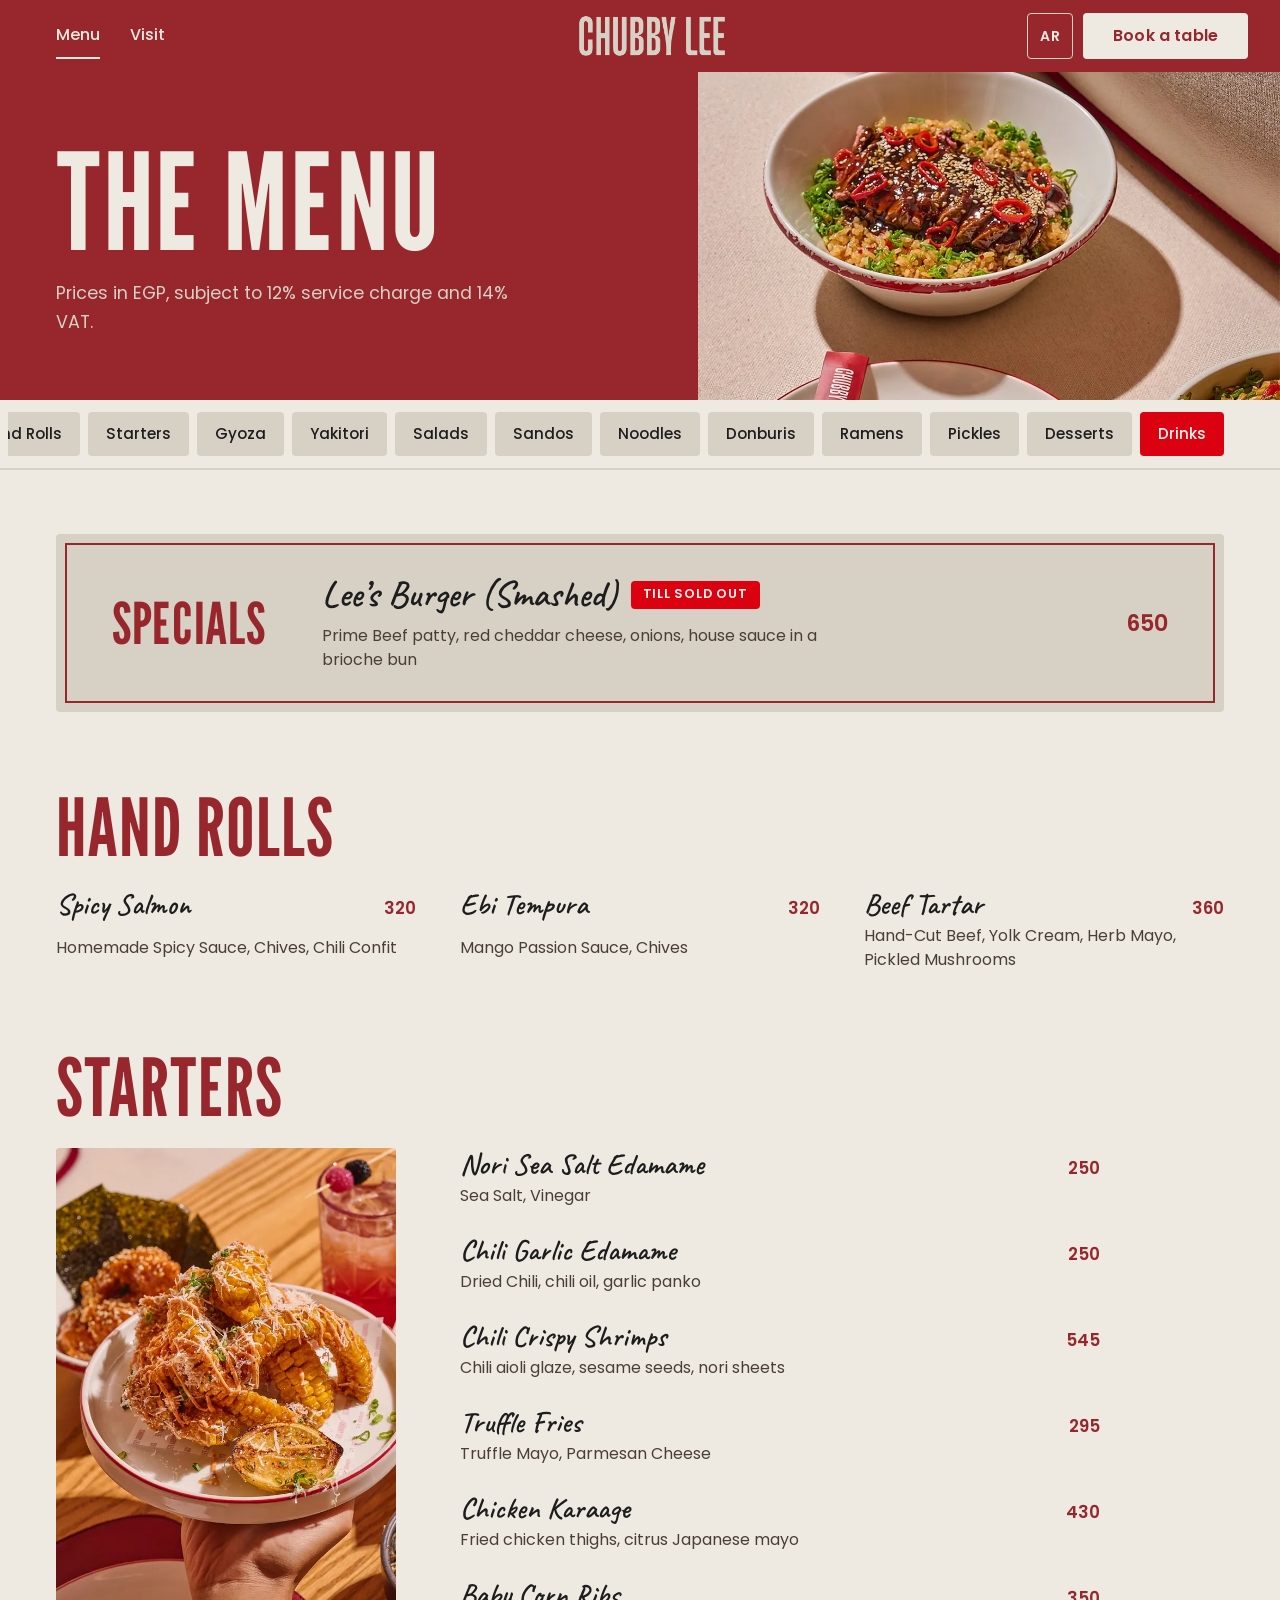
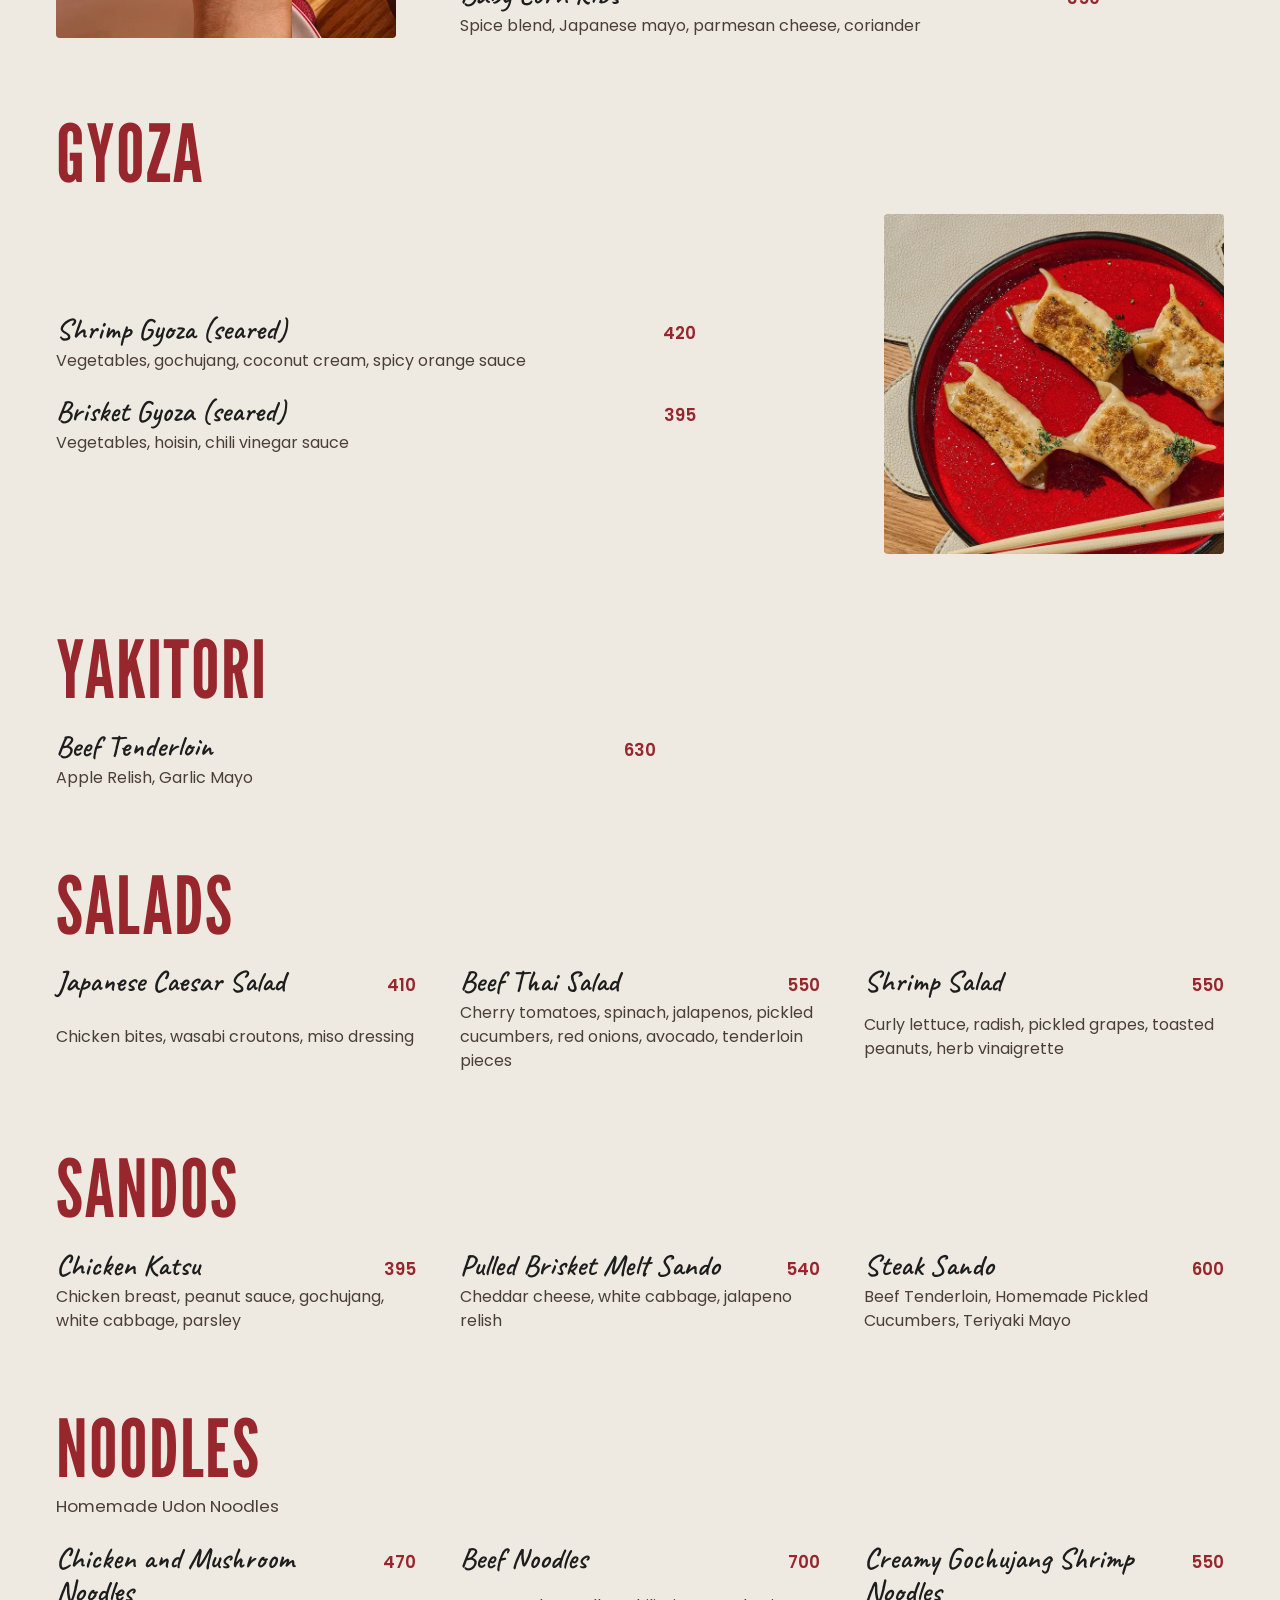
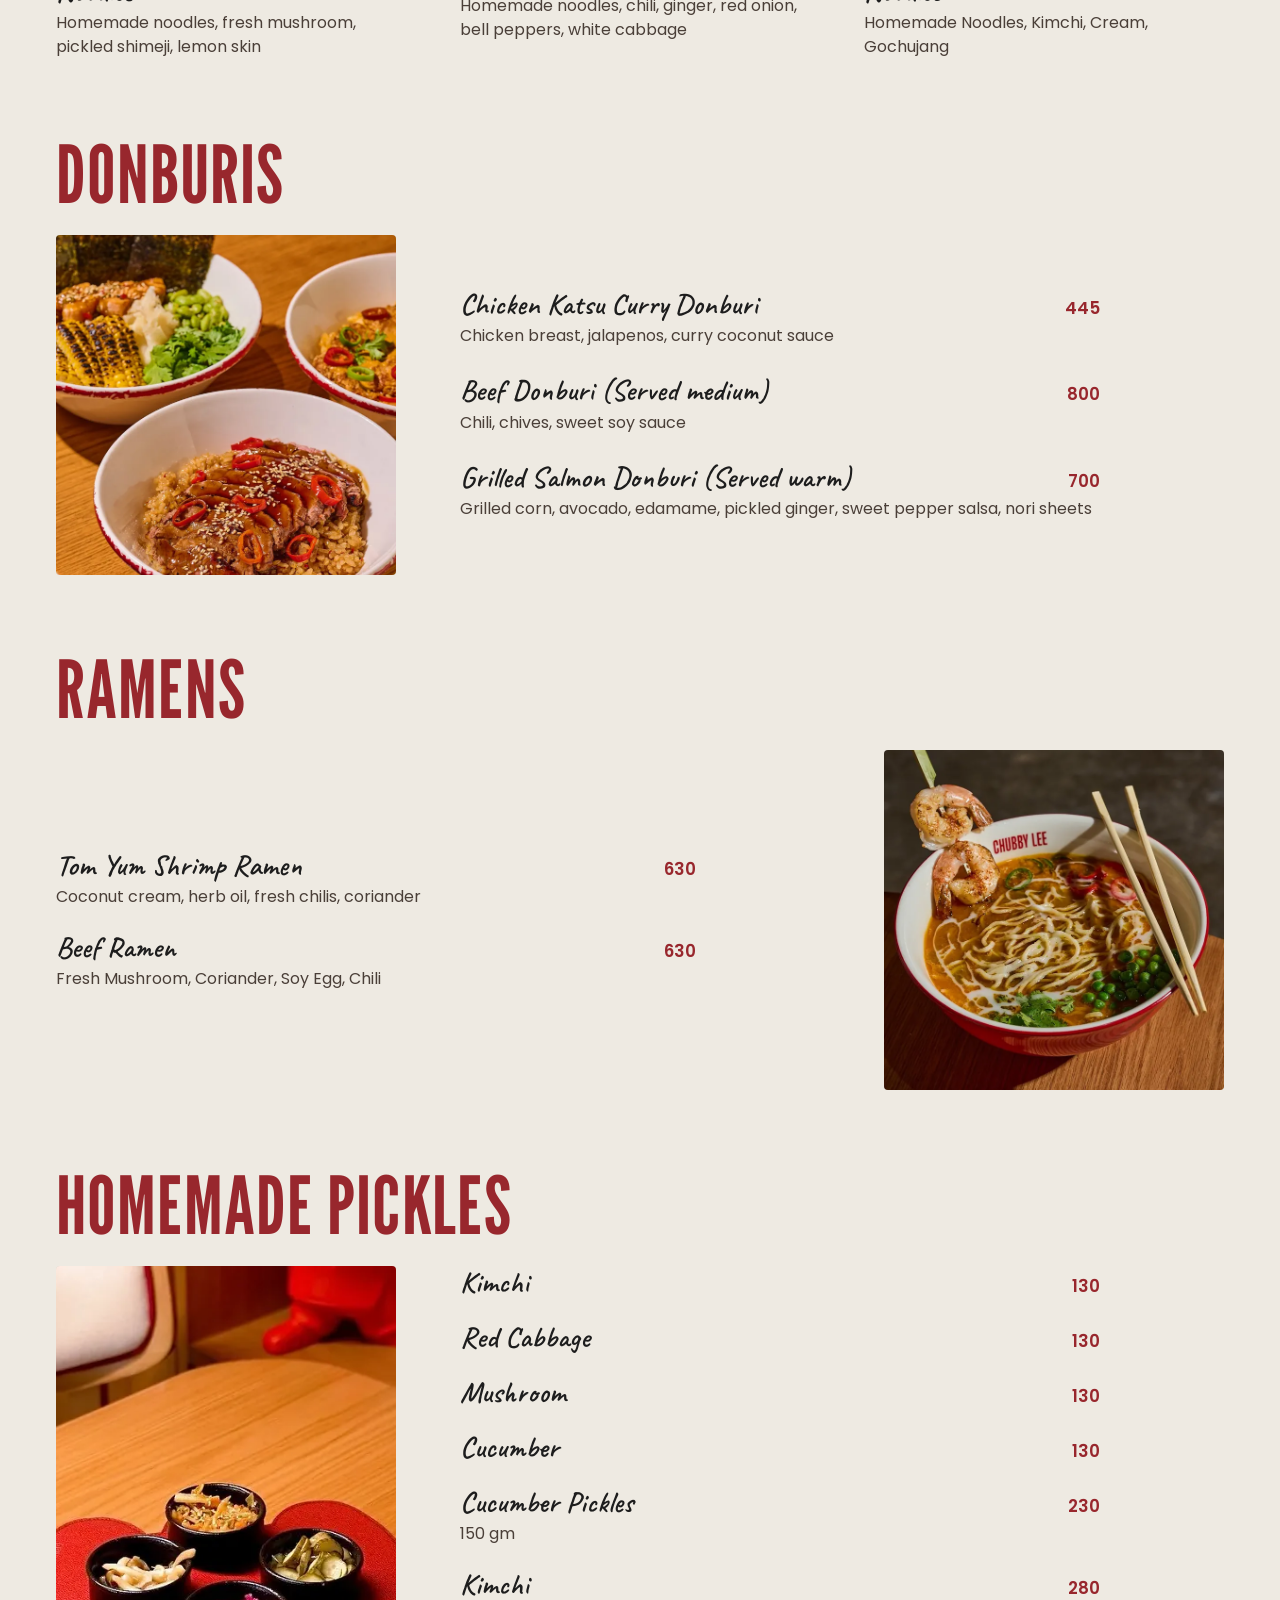
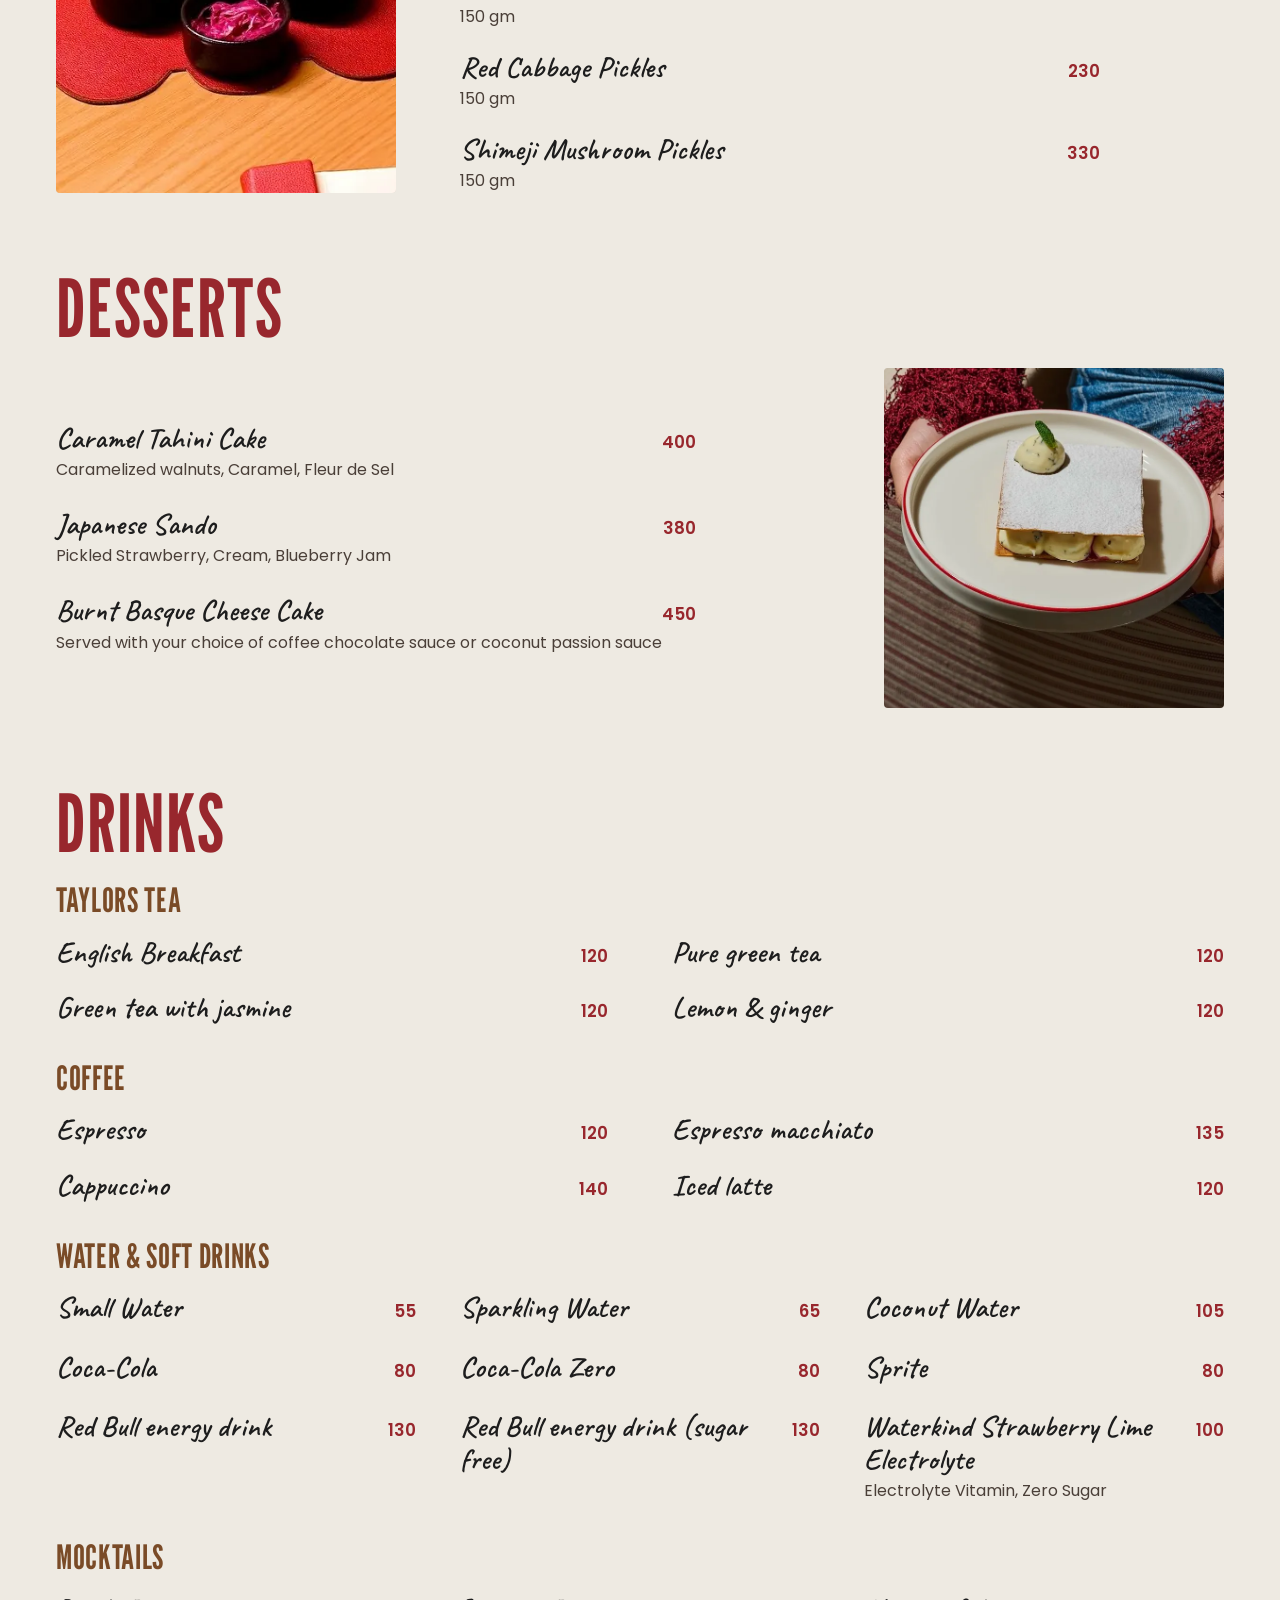
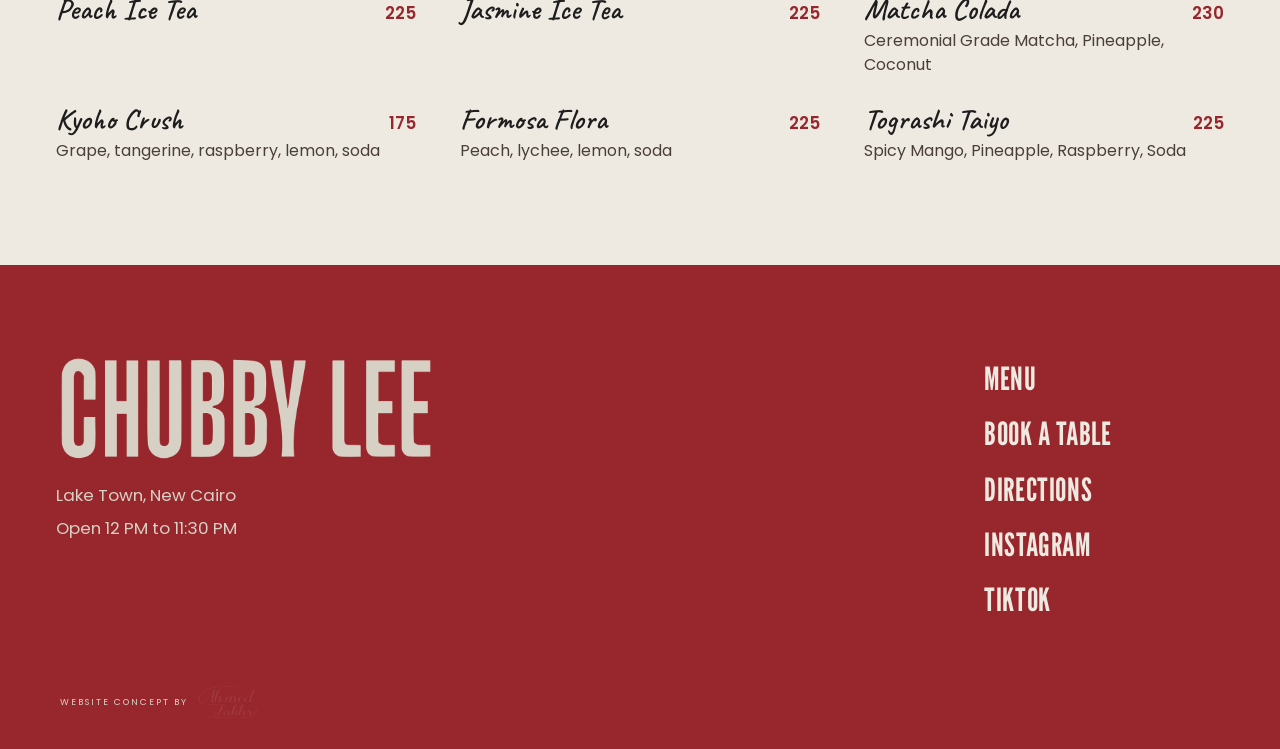
<file: menu.html>
<!doctype html>
<html lang="en">
<head>
<meta charset="utf-8">
<meta name="viewport" content="width=device-width,initial-scale=1,minimum-scale=1">
<title>Menu | Chubby Lee, Lake Town, New Cairo</title>
<meta name="description" content="The full Chubby Lee menu: ramen, donburis, gyoza, noodles, sandos, desserts and drinks.">
<meta name="theme-color" content="#98272D">
<link rel="canonical" href="https://ahmedfakhr1.github.io/chubbylee-preview/menu.html">
<link rel="icon" href="img/icon.png" type="image/png">
<link rel="apple-touch-icon" href="img/apple-touch-icon.png">
<meta property="og:type" content="website">
<meta property="og:site_name" content="Chubby Lee">
<meta property="og:title" content="Menu | Chubby Lee, Lake Town, New Cairo">
<meta property="og:description" content="The full Chubby Lee menu: ramen, donburis, gyoza, noodles, sandos, desserts and drinks.">
<meta property="og:url" content="https://ahmedfakhr1.github.io/chubbylee-preview/menu.html">
<meta property="og:image" content="https://ahmedfakhr1.github.io/chubbylee-preview/img/og.jpg">
<meta property="og:image:width" content="1200">
<meta property="og:image:height" content="630">
<meta name="twitter:card" content="summary_large_image">
<link rel="preload" href="fonts/caveat-2ddf82.woff2" as="font" type="font/woff2" crossorigin>
<link rel="preload" href="fonts/league-gothic-f94aa8.woff2" as="font" type="font/woff2" crossorigin>
<link rel="preload" href="fonts/poppins-178956.woff2" as="font" type="font/woff2" crossorigin>
<link rel="preload" href="fonts/poppins-5a6413.woff2" as="font" type="font/woff2" crossorigin>
<link rel="preload" href="fonts/poppins-fd1924.woff2" as="font" type="font/woff2" crossorigin>
<link rel="preload" as="image" href="img/menu-head.webp" type="image/webp" fetchpriority="high">
<link rel="preload" as="image" href="img/logo-cream.png" type="image/png" fetchpriority="high">
<style>html{background:#98272D}html.fl body{opacity:0}body{transition:opacity .4s ease}</style>
<link rel="stylesheet" href="fonts.css?v=3">
<link rel="stylesheet" href="site.css?v=3">
<script>(function(){var d=document,h=d.documentElement,w=window,t0=performance.now(),first=false,lifted=false;try{first=!localStorage.getItem("chubbylee-intro")}catch(e){}h.classList.add("js");var rm=w.matchMedia&&w.matchMedia("(prefers-reduced-motion: reduce)").matches;if(first){h.classList.add("veiled");try{localStorage.setItem("chubbylee-intro","1")}catch(e){}}else{h.classList.add("fl")}var lift=function(){if(lifted)return;lifted=true;w.__ready=Math.round(performance.now());if(!first){h.classList.remove("fl");return}var v=d.getElementById("veil");if(!v||rm){h.classList.remove("veiled");return}v.classList.add("out");setTimeout(function(){h.classList.remove("veiled")},800)};var settle=function(){if(!first){lift();return}var wait=rm?0:Math.max(260,1200-(performance.now()-t0));setTimeout(lift,wait)};setTimeout(lift,first?2500:3000);if(first){d.addEventListener("keydown",lift);d.addEventListener("click",lift)}var go=function(){var ps=["1em \"League Gothic\"", "400 1em Poppins", "500 1em Poppins", "600 1em Poppins", "600 1em Caveat"].map(function(f){return d.fonts.load(f)});ps.push(d.fonts.ready);[".hero-photo img", ".hero-logo", ".menu-head-photo img", ".hdr-logo img"].forEach(function(s){var i=d.querySelector(s);if(i&&i.decode){ps.push(i.decode().catch(function(){}))}});var n=0,t=ps.length,f=d.getElementById("veil-fill");ps.forEach(function(p){p.then(function(){n++;if(f)f.style.transform="scaleX("+(n/t)+")"},function(){n++;if(f)f.style.transform="scaleX("+(n/t)+")"})});Promise.all(ps).then(settle,settle)};if(d.fonts&&d.fonts.load){if(d.readyState==="loading"){d.addEventListener("DOMContentLoaded",go)}else{go()}}else{lift()}})();</script>
<script src="app.js?v=3" defer></script>
</head>
<body class="sub">
<div class="veil" id="veil" aria-hidden="true"><img class="veil-logo" src="img/logo-cream.png" alt="" width="1100" height="321"><span class="veil-track"><span class="veil-fill" id="veil-fill"></span></span></div>
<a class="skip" href="#main">Skip to content</a>
<header class="hdr" id="hdr">
  <div class="hdr-in">
    <nav class="hdr-nav" aria-label="Main">
      <a href="menu.html" aria-current="page">Menu</a>
      <a href="index.html#visit">Visit</a>
    </nav>
    <a class="hdr-logo" href="index.html" aria-label="Chubby Lee, home"><img src="img/logo-cream.png" alt="Chubby Lee" width="1100" height="321"></a>
    <div class="hdr-end">
      <button class="chip-btn ar-btn" type="button" aria-haspopup="dialog">AR</button>
      <a class="btn btn-cream hdr-book" href="index.html#book">Book a table</a>
      <button class="chip-btn burger" type="button" aria-label="Open menu" aria-expanded="false" aria-controls="drawer"><span></span><span></span><span></span></button>
    </div>
  </div>
</header>
<div class="drawer" id="drawer" inert aria-label="Menu">
  <button class="chip-btn drawer-x" type="button" aria-label="Close menu">&times;</button>
  <nav class="drawer-nav" aria-label="Menu links">
    <a href="menu.html">Menu</a>
    <a href="index.html#book">Book a table</a>
    <a href="index.html#visit">Visit</a>
    <a href="https://maps.app.goo.gl/s7n27jjWuFKzt7Va6" target="_blank" rel="noopener">Directions</a>
    <a href="https://www.instagram.com/chubbylee.eg/" target="_blank" rel="noopener">Instagram</a>
  </nav>
</div>
<dialog class="ar-dialog" id="ar-dialog" aria-labelledby="ar-msg">
  <p id="ar-msg">Arabic is not in this preview, it will be live in the final version.</p>
  <button class="btn btn-brick" type="button" data-close>OK</button>
</dialog>

<main id="main">
<section class="menu-head">
  <div class="menu-head-copy">
    <h1>The Menu</h1>
    <p>Prices in EGP, subject to 12% service charge and 14% VAT.</p>
  </div>
  <figure class="menu-head-photo"><img src="img/menu-head.webp" alt="A red-rimmed plate with the line-drawn gyoza mark and a red Chubby Lee chopstick sleeve, beside a beef donburi" width="1100" height="705" loading="eager" decoding="async" fetchpriority="high"></figure>
</section>
<nav class="chips" id="chips" aria-label="Menu categories"><div class="chips-in">
<a class="chip" href="#specials">Specials</a>
<a class="chip" href="#hand-rolls">Hand Rolls</a>
<a class="chip" href="#starters">Starters</a>
<a class="chip" href="#gyoza">Gyoza</a>
<a class="chip" href="#yakitori">Yakitori</a>
<a class="chip" href="#salads">Salads</a>
<a class="chip" href="#sandos">Sandos</a>
<a class="chip" href="#noodles">Noodles</a>
<a class="chip" href="#donburis">Donburis</a>
<a class="chip" href="#ramens">Ramens</a>
<a class="chip" href="#pickles">Pickles</a>
<a class="chip" href="#desserts">Desserts</a>
<a class="chip" href="#drinks">Drinks</a>
</div></nav>
<div class="wrap menu-wrap">
<section class="msec specials" id="specials" aria-labelledby="h-specials">
  <div class="specials-card">
    <h2 id="h-specials">Specials</h2>
    <div class="specials-item">
      <p class="item-name">Lee’s Burger (Smashed)</p><span class="tag">Till sold out</span>
      <p class="item-desc">Prime Beef patty, red cheddar cheese, onions, house sauce in a brioche bun</p>
    </div>
    <p class="item-price specials-price">650</p>
  </div>
</section>
<section class="msec" id="hand-rolls" aria-labelledby="h-hand-rolls">
  <h2 id="h-hand-rolls">Hand Rolls</h2>
  
  <div class="msec-body">
<ul class="items c3">
<li class="item"><span class="item-name">Spicy Salmon</span><span class="item-price">320</span><p class="item-desc">Homemade Spicy Sauce, Chives, Chili Confit</p></li>
<li class="item"><span class="item-name">Ebi Tempura</span><span class="item-price">320</span><p class="item-desc">Mango Passion Sauce, Chives</p></li>
<li class="item"><span class="item-name">Beef Tartar</span><span class="item-price">360</span><p class="item-desc">Hand-Cut Beef, Yolk Cream, Herb Mayo, Pickled Mushrooms</p></li>
</ul>
  </div>
</section>
<section class="msec ph" id="starters" aria-labelledby="h-starters">
  <h2 id="h-starters">Starters</h2>
  <div class="msec-body">
    <figure class="mphoto"><img src="img/m-corn.webp" alt="Baby Corn Ribs with parmesan on a red-rimmed plate, held over the table" width="720" height="900" loading="lazy"></figure>
    <div class="mlist">
<ul class="items c3">
<li class="item"><span class="item-name">Nori Sea Salt Edamame</span><span class="item-price">250</span><p class="item-desc">Sea Salt, Vinegar</p></li>
<li class="item"><span class="item-name">Chili Garlic Edamame</span><span class="item-price">250</span><p class="item-desc">Dried Chili, chili oil, garlic panko</p></li>
<li class="item"><span class="item-name">Chili Crispy Shrimps</span><span class="item-price">545</span><p class="item-desc">Chili aioli glaze, sesame seeds, nori sheets</p></li>
<li class="item"><span class="item-name">Truffle Fries</span><span class="item-price">295</span><p class="item-desc">Truffle Mayo, Parmesan Cheese</p></li>
<li class="item"><span class="item-name">Chicken Karaage</span><span class="item-price">430</span><p class="item-desc">Fried chicken thighs, citrus Japanese mayo</p></li>
<li class="item"><span class="item-name">Baby Corn Ribs</span><span class="item-price">350</span><p class="item-desc">Spice blend, Japanese mayo, parmesan cheese, coriander</p></li>
</ul>
    </div>
  </div>
</section>
<section class="msec ph r" id="gyoza" aria-labelledby="h-gyoza">
  <h2 id="h-gyoza">Gyoza</h2>
  <div class="msec-body">
    <figure class="mphoto"><img src="img/m-gyoza.webp" alt="Seared gyoza on a red plate with chopsticks, on a cream cloud-shaped placemat" width="720" height="900" loading="lazy"></figure>
    <div class="mlist">
<ul class="items c2">
<li class="item"><span class="item-name">Shrimp Gyoza (seared)</span><span class="item-price">420</span><p class="item-desc">Vegetables, gochujang, coconut cream, spicy orange sauce</p></li>
<li class="item"><span class="item-name">Brisket Gyoza (seared)</span><span class="item-price">395</span><p class="item-desc">Vegetables, hoisin, chili vinegar sauce</p></li>
</ul>
    </div>
  </div>
</section>
<section class="msec" id="yakitori" aria-labelledby="h-yakitori">
  <h2 id="h-yakitori">Yakitori</h2>
  
  <div class="msec-body">
<ul class="items c1">
<li class="item"><span class="item-name">Beef Tenderloin</span><span class="item-price">630</span><p class="item-desc">Apple Relish, Garlic Mayo</p></li>
</ul>
  </div>
</section>
<section class="msec" id="salads" aria-labelledby="h-salads">
  <h2 id="h-salads">Salads</h2>
  
  <div class="msec-body">
<ul class="items c3">
<li class="item"><span class="item-name">Japanese Caesar Salad</span><span class="item-price">410</span><p class="item-desc">Chicken bites, wasabi croutons, miso dressing</p></li>
<li class="item"><span class="item-name">Beef Thai Salad</span><span class="item-price">550</span><p class="item-desc">Cherry tomatoes, spinach, jalapenos, pickled cucumbers, red onions, avocado, tenderloin pieces</p></li>
<li class="item"><span class="item-name">Shrimp Salad</span><span class="item-price">550</span><p class="item-desc">Curly lettuce, radish, pickled grapes, toasted peanuts, herb vinaigrette</p></li>
</ul>
  </div>
</section>
<section class="msec" id="sandos" aria-labelledby="h-sandos">
  <h2 id="h-sandos">Sandos</h2>
  
  <div class="msec-body">
<ul class="items c3">
<li class="item"><span class="item-name">Chicken Katsu</span><span class="item-price">395</span><p class="item-desc">Chicken breast, peanut sauce, gochujang, white cabbage, parsley</p></li>
<li class="item"><span class="item-name">Pulled Brisket Melt Sando</span><span class="item-price">540</span><p class="item-desc">Cheddar cheese, white cabbage, jalapeno relish</p></li>
<li class="item"><span class="item-name">Steak Sando</span><span class="item-price">600</span><p class="item-desc">Beef Tenderloin, Homemade Pickled Cucumbers, Teriyaki Mayo</p></li>
</ul>
  </div>
</section>
<section class="msec" id="noodles" aria-labelledby="h-noodles">
  <h2 id="h-noodles">Noodles</h2>
  <p class="msec-sub">Homemade Udon Noodles</p>
  <div class="msec-body">
<ul class="items c3">
<li class="item"><span class="item-name">Chicken and Mushroom Noodles</span><span class="item-price">470</span><p class="item-desc">Homemade noodles, fresh mushroom, pickled shimeji, lemon skin</p></li>
<li class="item"><span class="item-name">Beef Noodles</span><span class="item-price">700</span><p class="item-desc">Homemade noodles, chili, ginger, red onion, bell peppers, white cabbage</p></li>
<li class="item"><span class="item-name">Creamy Gochujang Shrimp Noodles</span><span class="item-price">550</span><p class="item-desc">Homemade Noodles, Kimchi, Cream, Gochujang</p></li>
</ul>
  </div>
</section>
<section class="msec ph" id="donburis" aria-labelledby="h-donburis">
  <h2 id="h-donburis">Donburis</h2>
  <div class="msec-body">
    <figure class="mphoto"><img src="img/m-donburi.webp" alt="The three donburis in red-rimmed bowls on an oak table" width="720" height="900" loading="lazy"></figure>
    <div class="mlist">
<ul class="items c3">
<li class="item"><span class="item-name">Chicken Katsu Curry Donburi</span><span class="item-price">445</span><p class="item-desc">Chicken breast, jalapenos, curry coconut sauce</p></li>
<li class="item"><span class="item-name">Beef Donburi (Served medium)</span><span class="item-price">800</span><p class="item-desc">Chili, chives, sweet soy sauce</p></li>
<li class="item"><span class="item-name">Grilled Salmon Donburi (Served warm)</span><span class="item-price">700</span><p class="item-desc">Grilled corn, avocado, edamame, pickled ginger, sweet pepper salsa, nori sheets</p></li>
</ul>
    </div>
  </div>
</section>
<section class="msec ph r" id="ramens" aria-labelledby="h-ramens">
  <h2 id="h-ramens">Ramens</h2>
  <div class="msec-body">
    <figure class="mphoto"><img src="img/m-ramen.webp" alt="Tom Yum Shrimp Ramen in a red Chubby Lee bowl with a shrimp skewer and chopsticks" width="720" height="900" loading="lazy"></figure>
    <div class="mlist">
<ul class="items c2">
<li class="item"><span class="item-name">Tom Yum Shrimp Ramen</span><span class="item-price">630</span><p class="item-desc">Coconut cream, herb oil, fresh chilis, coriander</p></li>
<li class="item"><span class="item-name">Beef Ramen</span><span class="item-price">630</span><p class="item-desc">Fresh Mushroom, Coriander, Soy Egg, Chili</p></li>
</ul>
    </div>
  </div>
</section>
<section class="msec ph" id="pickles" aria-labelledby="h-pickles">
  <h2 id="h-pickles">Homemade Pickles</h2>
  <div class="msec-body">
    <figure class="mphoto"><img src="img/m-pickles.webp" alt="Four homemade pickles in black bowls on a red cloud-shaped placemat" width="720" height="900" loading="lazy"></figure>
    <div class="mlist">
<ul class="items c2">
<li class="item"><span class="item-name">Kimchi</span><span class="item-price">130</span></li>
<li class="item"><span class="item-name">Red Cabbage</span><span class="item-price">130</span></li>
<li class="item"><span class="item-name">Mushroom</span><span class="item-price">130</span></li>
<li class="item"><span class="item-name">Cucumber</span><span class="item-price">130</span></li>
<li class="item"><span class="item-name">Cucumber Pickles</span><span class="item-price">230</span><p class="item-desc">150 gm</p></li>
<li class="item"><span class="item-name">Kimchi</span><span class="item-price">280</span><p class="item-desc">150 gm</p></li>
<li class="item"><span class="item-name">Red Cabbage Pickles</span><span class="item-price">230</span><p class="item-desc">150 gm</p></li>
<li class="item"><span class="item-name">Shimeji Mushroom Pickles</span><span class="item-price">330</span><p class="item-desc">150 gm</p></li>
</ul>
    </div>
  </div>
</section>
<section class="msec ph r" id="desserts" aria-labelledby="h-desserts">
  <h2 id="h-desserts">Desserts</h2>
  <div class="msec-body">
    <figure class="mphoto"><img src="img/m-sando.webp" alt="The Japanese Sando on a red-rimmed plate" width="720" height="900" loading="lazy"></figure>
    <div class="mlist">
<ul class="items c3">
<li class="item"><span class="item-name">Caramel Tahini Cake</span><span class="item-price">400</span><p class="item-desc">Caramelized walnuts, Caramel, Fleur de Sel</p></li>
<li class="item"><span class="item-name">Japanese Sando</span><span class="item-price">380</span><p class="item-desc">Pickled Strawberry, Cream, Blueberry Jam</p></li>
<li class="item"><span class="item-name">Burnt Basque Cheese Cake</span><span class="item-price">450</span><p class="item-desc">Served with your choice of coffee chocolate sauce or coconut passion sauce</p></li>
</ul>
    </div>
  </div>
</section>
<section class="msec" id="drinks" aria-labelledby="h-drinks">
  <h2 id="h-drinks">Drinks</h2>
  
  <div class="msec-body">
<h3 class="mgroup">Taylors Tea</h3><ul class="items c4">
<li class="item"><span class="item-name">English Breakfast</span><span class="item-price">120</span></li>
<li class="item"><span class="item-name">Pure green tea</span><span class="item-price">120</span></li>
<li class="item"><span class="item-name">Green tea with jasmine</span><span class="item-price">120</span></li>
<li class="item"><span class="item-name">Lemon &amp; ginger</span><span class="item-price">120</span></li>
</ul>
<h3 class="mgroup">Coffee</h3><ul class="items c4">
<li class="item"><span class="item-name">Espresso</span><span class="item-price">120</span></li>
<li class="item"><span class="item-name">Espresso macchiato</span><span class="item-price">135</span></li>
<li class="item"><span class="item-name">Cappuccino</span><span class="item-price">140</span></li>
<li class="item"><span class="item-name">Iced latte</span><span class="item-price">120</span></li>
</ul>
<h3 class="mgroup">Water &amp; Soft Drinks</h3><ul class="items c3">
<li class="item"><span class="item-name">Small Water</span><span class="item-price">55</span></li>
<li class="item"><span class="item-name">Sparkling Water</span><span class="item-price">65</span></li>
<li class="item"><span class="item-name">Coconut Water</span><span class="item-price">105</span></li>
<li class="item"><span class="item-name">Coca-Cola</span><span class="item-price">80</span></li>
<li class="item"><span class="item-name">Coca-Cola Zero</span><span class="item-price">80</span></li>
<li class="item"><span class="item-name">Sprite</span><span class="item-price">80</span></li>
<li class="item"><span class="item-name">Red Bull energy drink</span><span class="item-price">130</span></li>
<li class="item"><span class="item-name">Red Bull energy drink (sugar free)</span><span class="item-price">130</span></li>
<li class="item"><span class="item-name">Waterkind Strawberry Lime Electrolyte</span><span class="item-price">100</span><p class="item-desc">Electrolyte Vitamin, Zero Sugar</p></li>
</ul>
<h3 class="mgroup">Mocktails</h3><ul class="items c3">
<li class="item"><span class="item-name">Peach Ice Tea</span><span class="item-price">225</span></li>
<li class="item"><span class="item-name">Jasmine Ice Tea</span><span class="item-price">225</span></li>
<li class="item"><span class="item-name">Matcha Colada</span><span class="item-price">230</span><p class="item-desc">Ceremonial Grade Matcha, Pineapple, Coconut</p></li>
<li class="item"><span class="item-name">Kyoho Crush</span><span class="item-price">175</span><p class="item-desc">Grape, tangerine, raspberry, lemon, soda</p></li>
<li class="item"><span class="item-name">Formosa Flora</span><span class="item-price">225</span><p class="item-desc">Peach, lychee, lemon, soda</p></li>
<li class="item"><span class="item-name">Tograshi Taiyo</span><span class="item-price">225</span><p class="item-desc">Spicy Mango, Pineapple, Raspberry, Soda</p></li>
</ul>
  </div>
</section>
</div>
</main>
<footer class="foot" id="foot">
  <div class="wrap foot-in">
    <div class="foot-top">
    <div class="foot-brand">
      <img class="foot-logo" src="img/logo-cream.png" alt="Chubby Lee" width="1100" height="321" loading="lazy">
      <p class="foot-line">Lake Town, New Cairo</p>
      <p class="foot-line">Open 12 PM to 11:30 PM</p>
    </div>
    <nav class="foot-links" aria-label="Footer">
      <a href="menu.html">Menu</a>
      <a href="index.html#book">Book a table</a>
      <a href="https://maps.app.goo.gl/s7n27jjWuFKzt7Va6" target="_blank" rel="noopener">Directions</a>
      <a href="https://www.instagram.com/chubbylee.eg/" target="_blank" rel="noopener">Instagram</a>
      <a href="https://www.tiktok.com/@chubbylee.eg" target="_blank" rel="noopener">TikTok</a>
    </nav>
    </div>
    <p class="credit"><a class="sig" href="https://ahmedfakhr1.github.io/" rel="noopener" title="Website concept by Ahmed Fakhreldin"><span class="sig-by">Website concept by</span><span class="sr">Ahmed Fakhreldin</span><svg viewBox="-16 -123 301 172" aria-hidden="true" focusable="false"><defs><mask id="sig-pen" maskUnits="userSpaceOnUse" x="-80" y="-180" width="760" height="300"><g class="pen"><path pathLength="1" style="animation-delay:0.10s;animation-duration:0.32s" d="M8.2 -39l2 1.2 1.2 0.4 1.4 0.1 1.6-0.3 1.7-0.7 2-1.2 5.2-4.7 7-8 8.4-10.2 8.6-11 16.8-22.7 1.8-2 0.9-0.2 -0.1 1.7 -1.2 6.4 -3.2 14.3 -2.4 10.5 -5.3 21.1 -0.4 2.1 -0.1 2.6 0.6 1.9 1.5 1 1.1 0.1 2.6-0.4 1.5-0.8 3.2-2.7 4.9-5.5"/><path pathLength="1" style="animation-delay:0.50s;animation-duration:0.05s" d="M35.4 -60.5l6.3-1.4 7.3-1 7-0.4 6.6 0.3"/><path pathLength="1" style="animation-delay:0.64s;animation-duration:0.51s" d="M70.1 -51.5l11.6-15.7 6.3-9.3 3.1-5.2 2.8-6.3 1.6-5.6 0-2.1 -0.4-1.7 -0.8-1.3 -1.4-0.5 -1.9 0.2 -2.2 1.1 -2 1.6 -1.7 2 -1.4 2.5 -1.4 3.4 -3.2 9.4 -3.6 12.8 -3.9 16.2 -1.6 7.5 -0.3 2.9 5.3-10.1 4.2-5.8 2.6-3.1 2.5-2.3 2.4-1.4 2.3-0.9 2.3-0.4 2.3 0 1.8 0.4 1.3 0.9 0.9 1.3 0.4 1.7 -0.1 2.1 -0.5 2.6 -3.4 9.2 -0.6 2.6 0 2.1 0.4 1.7 0.8 1.3 1.1 0.9 1.1 0.4 1.2 0 1.6-0.4 4.3-2 3.2-2.3 3.7-4.3 10.3-13.2 2.5-2.3 2.5-1.4 2-0.6 1.5 0.3 1.1 1 0.6 1.2 0.1 1.1 -0.3 1.6 -3.8 11.2 -4.2 10.1"/><path pathLength="1" style="animation-delay:1.22s;animation-duration:0.12s" d="M127 -45.5l4.4-6.9 2.3-3.1 2.6-3.1 2.5-2.3 2.4-1.4 2.4-0.9 2.3-0.4 2.2 0 1.8 0.4 1.4 0.9 0.8 1.1 0.5 1.2 0 1.1 -3 9.6 -5.3 12.9"/><path pathLength="1" style="animation-delay:1.42s;animation-duration:0.17s" d="M148.2 -45.5l4.4-6.9 4.9-6.2 2.5-2.3 2.4-1.4 2.4-0.9 2.3-0.4 2.2 0 1.8 0.4 1.4 0.9 0.8 1.3 0.4 1.7 0 2.1 -0.6 2.6 -3.4 9.2 -0.5 2.6 -0.1 2.1 0.4 1.7 0.9 1.3 1 0.9 1.1 0.4 1.2 0 1.6-0.4 4.3-2 1.8-1.2 1.4-1.1 1.6-1.7 6.9-8.7"/><path pathLength="1" style="animation-delay:1.67s;animation-duration:0.18s" d="M193.4 -42.4l6.3-3.2 1.5-1.2 2.6-3 2.4-4.4 0.7-2.2 0.2-2.3 -0.3-1.8 -0.7-1.4 -1-1 -1.1-0.6 -2.6 0.1 -4.2 1.9 -2 1.6 -1.6 1.9 -1.2 2.5 -0.9 2.8 -0.5 6.4 0.5 2.7 0.9 2.3 1.4 1.8 1.8 1.4 2.2 1 2.2 0.6 2.3 0.1 2.3-0.2 4.6-1.8 3.5-2.3 1.4-1.4 7.5-9.4"/><path pathLength="1" style="animation-delay:1.93s;animation-duration:0.43s" d="M249.1 -54.5l-1.7-4.2 -1.3-1.8 -1.9-1.4 -2.2-1 -2.2-0.6 -4.5 0.1 -4.7 1.8 -3.5 2.3 -2.6 3 -2.4 4.4 -0.7 2.3 -0.2 2.3 0.2 2.2 0.6 2.3 1.1 2.1 1.5 1.7 2 1.3 2.2 0.9 2.2 0.4 2.3 0 2.3-0.4 2.4-0.9 2.3-1.3 1.8-1.7 1.5-2.1 3.3-6.8 20.5-46.9 -13.8 32.1 -1.4 4 -1.7 5.3 -2.2 9.4 -0.3 3.4 0.1 2.5 0.7 1.7 2.1 1.6 2.6-0.1 4.2-1.8 3.5-2.3 1.4-1.4 7.5-9.4"/><path pathLength="1" style="animation-delay:2.43s;animation-duration:0.74s" d="M193.3 -110.5l-6.7-2.7 -5.3-1.3 -7.1-1.1 -8.9-0.8 -11.2-0.6 -13.4-0.3 -14.7 0.2 -15.2 0.6 -15.7 1.1 -15.1 1.8 -14.3 2.4 -13.4 3 -11.9 3.4 -10.6 4 -9.5 4.7 -8.4 5.5 -7.4 6.4 -6 6.9 -4.7 7.5 -3.3 7.4 -2 6.2 -0.5 4.9 0.6 4.6 1.5 4.7 2.5 4.7 3.6 4 4.7 3 5.9 2.3 7.5 1.7 9.1 1.1 21.4 1.4 22.1 0.5 8.8 0 18.6-0.6 4.3 0.1 11.3 2 3.1 0.3 2.8-0.1 2.5-0.5 4.5-2"/><path pathLength="1" style="animation-delay:3.25s;animation-duration:0.19s" d="M109.7 -21.5l-7.4 18.7 -5 11.6 -2.4 4.9 -4.6 7.4 -2.2 2.7 -2.2 2 -2 1.5 -4.1 2.1 -2 0.5 -1.9 0.1 -2-0.2 -1.8-0.6 -1.8-1 -1.5-1.3 -1-1.7 -0.9-3.9 0-1.9 0.4-1.7 0.8-1.3 1-1 1.4-0.6 1.8-0.3 3.8 0.6 3.9 2"/><path pathLength="1" style="animation-delay:3.52s;animation-duration:0.04s" d="M89.3 1.7l23.2 0"/><path pathLength="1" style="animation-delay:3.64s;animation-duration:1.68s" d="M139.5 14.5l-1.4-3.5 -1.2-1.5 -1.6-1.2 -1.8-0.9 -1.9-0.5 -1.9-0.1 -4 0.9 -3.6 1.9 -2.4 2 -1.1 1.5 -2.1 3.7 -0.5 1.9 -0.2 2 0.7 3.8 0.9 1.8 1.3 1.5 1.7 1.1 3.8 1.1 1.9 0 4-1.1 1.9-1.1 1.6-1.5 1.2-1.8 5.8-12.4 1.1-1.8 -2.7 10.6 -0.4 3.1 0 2.5 0.4 1.6 0.9 1.1 0.9 0.6 0.9 0.2 2.6-0.6 3.7-1.8 2.6-2 1.5-1.7 11.1-14.5 8.7-12.5 2.9-4.7 3.4-7.8 0.6-2.3 0.2-2 -0.2-1.5 -0.6-1.2 -1-0.8 -1.5 0 -1.9 0.8 -1.8 1.2 -1.4 1.5 -1.3 2 -2.5 6 -2.8 9 -3.1 11.8 -3.3 14.2 -0.6 3.8 0.5-0.3 1.2-2.8 2.4-4.4 5.4-7.5 2.2-2.2 2.1-1.4 2-0.9 2-0.5 1.9-0.1 1.7 0.3 1.2 0.6 0.9 0.9 0.5 1.4 0 1.6 -0.4 1.9 -1.1 1.4 -1.8 1.1 -2.2 0.7 -2.6 0.4 -2.7 0.1 -1.1 0.3 2.3 2 1.3 1.9 2.3 6.7 0.9 1.1 0.9 0.6 1 0.2 1.1-0.1 1.5-0.5 3.6-1.8 1.5-1 2.6-2.7 8.6-11.1 5.5-7.5 7.5-11 3.6-7.3 1.6-4.9 0.2-2 -0.2-1.5 -0.6-1.2 -1.1-0.8 -1.4 0 -1.9 0.8 -1.8 1.2 -1.5 1.5 -1.2 2 -1.2 2.7 -2.7 7.4 -3 10.4 -3.2 13.3 -2.3 11 0.6-0.3 2.4-5.2 2.6-4.2 4-5.3 2.1-2.2 2.1-1.4 2-0.9 2-0.5 2-0.1 1.6 0.3 1.3 0.6 0.9 0.9 0.4 1.4 0.1 1.6 -0.3 2.1 -0.7 2.4 -2.2 5.4 -0.7 4.3 0.2 1.5 0.6 1.2 0.8 0.9 1 0.5 2.2-0.1 1.6-0.6 3.6-1.9 2.5-2.2 8.2-10.4 6.4-9 0.5 0 -0.1 1.4 0.6 1.5 1.8 0.7 2.6 0.1 2.2 0.4 1.4 0.7 0.7 1.1 0.3 1.5 0 1.8 -1.3 4.7 -2 4.9 -0.4 2.4 1.1 2 0.9 0.7 1 0.4 1 0 3.1-1.1 3.5-2 1.1-0.9 3.2-3.6 7.8-10.4 3.6-3.6 1.8-1.2 1.7-0.5 1.7 0 1.3 0.6 0.8 1.3 0.4 1.8 -0.2 2.4 -0.9 2.8 -1.6 3.5 -2.6 4.3 -3.6 4.8 -4.6 4 -5.8 2.9 -7.4 2.1 -9.5 1.7 -11.8 1.3 -12 1 -22.3 1.3 -15 0.3 -19.5 0 -41.7-0.7 -17.8-0.7 -16-0.9 -14.4-1.1 -12.7-1.3 -11.4-1.6 -10.4-1.7 -9.1-1.9 -8.1-2.1 -14.5-4.8"/></g></mask><g id="sig-ink"><path d="M7.8 -38.4l0 0.5 0.6 0.6 1.4-2.2 -0.7-0.3 -0.5 0.2zM8.2 -37.5l1 0.5 1.5 0.3 0.5-1.7 -1.6-1.2zM10.2 -36.7l3.2-0.1 -0.2-1.2 -1.3-0.1 -1-0.5zM12.8 -36.7l1.7-0.3 1.9-0.8 -0.6-1 -1.6 0.6 -1.4 0.2zM15.8 -37.5l2.6-1.5 1.6-1.2 -0.8-0.9 -2.1 1.5 -1.8 1zM19.2 -39.5l2.5-2.3 3.1-3.2 -0.9-0.8 -5.5 5.3zM23.7 -43.8l7.1-8.1 -0.9-0.7 -7.1 8zM29.5 -50.4l8.2-9.9 -0.9-0.7 -8.2 9.9zM36.3 -58.5l8.6-10.8 -1-0.8 -8.6 10.8zM43.4 -67.5l8.5-11 -1-0.7 -8.4 11zM50.5 -76.7l7.5-10.3 -1-0.7 -7.4 10.2zM56.9 -85.3l6.1-8.4 -1-0.7 -6.1 8.4zM62.1 -92.5l4.3-5.5 -0.9-0.7 -4.4 5.5zM65.9 -97.3l1.7-2.3 -0.6-0.6 -2 2.1zM66.1 -100.2l-0.9 0.2 -0.8 1.5 5.2 0.9 -0.3-1.8 -0.8-0.4zM64.6 -99l-0.7 1.9 -0.5 2.7 5.7 1.2 0.5-2.9 0-2.1zM63.5 -95.4l-1.5 7.5 5.7 1.3 1.6-7.7zM62.3 -89.4l-2.1 9.5 5.7 1.3 2.1-9.5zM60.6 -81.6l-2.3 10.3 5.6 1.3 2.4-10.3zM58.7 -73l-2.5 10.4 5.6 1.4 2.5-10.5zM56.6 -64.3l-2.4 9.9 5.6 1.4 2.4-10zM54.6 -55.9l-2 8 5.5 1.4 2.1-8.1zM52.9 -49.1l-1.4 5.7 5.7 1.1 1.2-5.4zM51.6 -44.1l-0.5 3.7 5.9 0 0.3-2.5zM51.1 -41l0.1 1.7 0.6 1.6 5.1-1.7 0.1-1.3zM51.5 -38.2l1 1.4 1.6 0.8 2.9-3.5zM53.5 -36.2l1.1 0.3 1.8 0 0.3-1.5 -0.5-0.7 0.1-0.7zM56 -35.9l2.6-0.2 -0.2-1.2 -1.1 0.1 -0.8-0.4zM58.1 -36l1.5-0.3 1.5-0.7 -0.5-1 -1.4 0.6 -1.2 0.2zM60.6 -36.7l3.3-2.3 -0.8-0.9 -3 2.1zM63.3 -38.5l3.5-3.3 -0.9-0.9 -3.3 3.3zM66.2 -41.2l3-3.6 -0.8-0.7 -3.1 3.5zM68.8 -44.4l1-1.4 -0.7-0.4 -1.1 1.1z"/><path d="M35.4 -60.1l3.1-0.5 -0.3-1.2 -2.9 0.9zM37.6 -60.4l6.6-1.3 -0.2-1.2 -6.6 1.3zM43 -61.5l7.3-1 -0.1-1.2 -7.4 1zM49 -62.3l7-0.4 0-1.3 -7.1 0.5zM55 -62.7l5.7 0.2 0.1-1.2 -5.9-0.2zM60 -62.5l1.8 0.1 0.8-0.2 -0.1-0.9 -2.5-0.3z"/><path d="M70.4 -51.3l2.4-2.9 -0.9-0.6 -2.1 3.1zM72.1 -53.3l5.3-6.9 -1-0.8 -5.2 7zM76.4 -58.8l7.1-10 -1-0.7 -7.1 9.9zM82.2 -66.9l6.3-9.2 -1-0.7 -6.3 9.2zM87.7 -75l3.4-5.5 -1-0.6 -3.4 5.5zM90.7 -79.7l2.9-5.9 -1.2-0.4 -2.8 5.7zM93.1 -84.4l2.4-6.4 -1.1-0.4 -2.4 6.2zM95.2 -89.9l0.7-2.7 0.3-2.4 -1.2 0 -0.2 2.1 -0.7 2.7zM96.2 -94.3l-0.1-2.1 -0.7-1.8 -1 0.6 0.5 1.4 0 1.8zM95.7 -97.6l-1-1.5 -1.7-0.8 -0.1 1.3 1 0.4 0.7 1zM93.6 -99.8l-2-0.2 -2.6 0.6 1.1 2.2 1.8-1.1 1.3-0.2zM89.9 -99.6l-2.7 1 -2.6 1.6 3.1 2.6 1.2-1.8 1.8-1.5zM85.4 -97.6l-2.2 2 -1.8 2.7 4.6 2.3 2.1-4.4zM82 -93.9l-1.7 3.3 -1.7 4.1 5.2 1.8 2.6-6.9zM79.2 -88l-3.4 10.1 5.4 1.6 3.1-9.8zM76.4 -79.8l-3.7 12.9 5.6 1.4 3.4-12.7zM73.4 -69.3l-3.9 15.7 5.6 1.3 3.8-15.5zM70.1 -56.4l-1.2 5.8 -1.8 9.9 4.6 1.1 4.1-15.5zM67.4 -42.6l-0.6 4.7 0.1 0.8 0.5 0.5 2.3 0.5 0.6-0.3 0.9-1.8 1-3.3zM68.9 -36.2l1.4-2.9 -0.9-0.5 -1.2 3.1zM69.9 -38.3l2.8-6.1 -1-0.5 -2.7 6.2zM72.2 -43.4l2.8-5.2 -1-0.6 -2.8 5.4zM74.6 -47.8l3.5-5.2 -1-0.7 -3.5 5.3zM77.4 -52l4.8-6.2 -0.9-0.8 -4.9 6.3zM81.4 -57.3l2.4-2.5 2.4-1.6 -0.6-1.1 -2.6 1.8 -2.6 2.6zM85.4 -61l2.3-1.1 2.2-0.7 -0.2-1.2 -2.5 0.8 -2.5 1.2zM89.2 -62.6l2.2-0.4 2.1 0.1 0.1-1.4 -2.3 0.1 -2.4 0.4zM92.8 -63l1.8 0.6 0.8 1 1.8-2.5 -1.4-0.3 -2.9-0.1zM95.2 -61.8l0.2 0.8 -0.2 1.2 5.2-1.5 -1.7-1.9 -2.2-0.9zM95.2 -60l-0.2 2.4 5.8 0.8 0.1-2.8 -1-2.4zM95 -58.2l-0.9 4.6 5.2 1.8 1.1-3.1 0.5-2.9zM94.4 -54.6l-2.4 6.4 5.2 1.8 2.5-6.4zM92.4 -49.3l-1.2 3.2 -0.7 2.9 5.9 0.8 0.3-2.2 0.8-2.8zM90.7 -44.1l-0.3 2.8 0.6 2.6 5.2-1.5 0.2-2.9zM90.6 -39.6l1.3 2.3 1.9 1.3 2.3-2.7 -0.1-0.7 0.2-1.2zM93.2 -36.3l1.8 0.6 1.6 0.1 0.3-1.6 -0.5-0.8 -0.4-1.1zM96.1 -35.6l3-0.5 -0.3-1.1 -1.3 0.2 -0.8-0.4zM98.6 -35.9l4.1-1.6 -0.5-1.1 -3.9 1.5zM101.9 -37.1l4.1-2.4 -0.7-1 -3.9 2.3zM105.5 -39.1l3-2.6 -0.9-0.9 -2.8 2.5zM108 -41.2l4.1-4.8 -1-0.8 -4 4.8zM111.2 -45l5.2-6.7 -0.9-0.7 -5.2 6.7zM115.6 -50.6l5.2-6.7 -1-0.8 -5.2 6.8zM119.9 -56.2l2.5-2.8 2.4-2 -0.7-1 -2.5 2.1 -2.6 2.9zM124 -60.4l2.3-1.4 1.9-0.3 -0.2-1.5 -2.2 0.7 -2.5 1.5zM127.6 -62.2l0.6 0.1 0.7 0.4 0 1 2.9-2.5 -1.5-0.6 -0.8-0.1 -2.2 0.5zM129 -61.1l-0.4 1.7 5.5-1.2 -1.1-1.8 -1.9-1.1zM128.7 -59.6l-0.3 1.2 5.5 1.4 0.5-2.2 -0.6-2.1zM128.5 -59l-1.7 5.8 5.2 1.8 2.1-6.4zM127.2 -54.5l-2.7 8.4 4.6 1.8 3.4-8.5zM124.9 -47.4l-2.5 7.2 3.9 1.7 3.4-7.1zM122.8 -41.2l-0.8 2.6 -0.2 1.5 2.7 1.2 1-1.1 1.3-2.5zM121.7 -37.5l0.4 0.7 2 0.9 0.7-0.2z"/><path d="M127.4 -45.3l1.3-1.8 -1-0.7 -1 2.2zM128.4 -46.6l2.8-4.5 -1-0.7 -2.8 4.6zM130.6 -50.2l4.5-6 -1-0.8 -4.5 6.1zM134.2 -55.1l2.5-3.1 2.5-2.2 -0.8-1 -2.5 2.4 -2.7 3.1zM138.4 -59.8l2.3-1.6 2.3-1 -0.4-1.1 -2.5 1 -2.5 1.8zM142.2 -62.1l2.3-0.7 2.2-0.2 -0.1-1.3 -2.4 0.3 -2.4 0.8zM145.9 -63l2.1 0.1 1.5 0.8 0.8-2.1 -4.5 0zM149.1 -62.4l0.8 1 0.2 1.1 3.6-2.5 -1.9-1.1 -2.2-0.4zM150 -60.6l-0.2 1.2 5.7-0.5 -0.8-2 -1.6-1.3zM149.8 -59.4l-0.4 1.7 5.5 1.6 0.6-2.4 -0.2-2.1zM149.6 -58.4l-2.1 6.7 5.2 1.9 2.4-7.2zM148 -53.2l-3 8.3 5 2 3.2-8.5zM145.5 -46.2l-2.5 6.7 4.5 2 1-1.8 2.1-4.9zM143.2 -40.4l-0.5 2.3 0.1 0.9 2.5 1.3 0.6 0.1 0.4-0.2 1.7-2.3z"/><path d="M148.6 -45.3l1.3-1.9 -0.9-0.5 -1.1 2.1zM149.6 -46.6l2.9-4.5 -1-0.7 -2.9 4.6zM151.9 -50.2l4.4-6 -1-0.8 -4.5 6.1zM155.4 -55.1l2.6-3.1 2.4-2.2 -0.8-1 -2.5 2.4 -2.7 3.1zM159.6 -59.8l2.3-1.6 2.3-1 -0.4-1.1 -2.5 1 -2.5 1.8zM163.4 -62.1l2.3-0.7 2.2-0.2 -0.1-1.3 -2.4 0.3 -2.4 0.8zM167.2 -63l2 0.1 1.5 0.8 0.9-2.1 -4.6 0zM170.3 -62.4l0.8 1 0 1.1 4-2.4 -2.1-1.2 -2.2-0.4zM171.1 -60.6l-0.3 2 5.9-0.1 -0.6-2.6 -0.4-0.7 -1.2-1.2zM170.8 -59.1l-0.4 3.7 5.4 1.5 0.8-2.9 0-2.8zM170.5 -56.2l-0.6 2.6 -1.2 3.1 5 2.1 2.5-6.5zM169.2 -51.6l-2.5 6.5 5.6 1.3 0.7-2.6 1.2-3.1zM167 -46.1l-0.7 2.9 -0.1 2.8 5.8-0.5 0.5-3.7zM166.1 -41.3l0.6 2.6 1.6 2 3.5-2.7 0.2-2zM167.7 -37.3l1.3 1 2.3 0.7 1-2.1 -0.4-1 -0.1-1zM170.8 -35.7l1.6 0.1 1.4-0.2 -0.2-1.2 -0.9-0.2 -0.6-0.8zM173.3 -35.7l3.6-1.1 -0.5-1.1 -1.8 0.7 -1.4 0.2zM176.2 -36.5l4.4-2.2 -0.6-1 -4.3 2.1zM179.9 -38.3l3.4-2.4 -0.9-0.8 -3.1 2.1zM182.8 -40.3l3.4-3.7 -0.9-0.8 -3.3 3.6zM185.5 -43.2l4.6-5.9 -0.9-0.6 -4.6 5.7zM189.4 -48.2l2.2-3.1 -0.6-0.4 -0.2 0.1 -2.3 2.7z"/><path d="M193.6 -42.1l2.1-0.8 -0.5-1 -2 1.1zM195.1 -42.7l4.3-2.1 -0.6-1 -4.2 2.2zM198.7 -44.4l3.3-2.3 -0.8-0.9 -3.1 2.2zM201.6 -46.3l2.7-3.1 -1-0.7 -2.5 2.9zM203.8 -48.8l2.7-4.4 -1.1-0.5 -2.5 4.2zM206.1 -52.4l1-2.3 0.5-2.4 -1.2-0.2 -0.5 2.2 -0.9 2.2zM207.5 -56.3l0.2-2.4 -0.3-2 -1.1 0.4 0.2 1.6 -0.2 2.1zM207.6 -60l-0.6-1.8 -1.2-1.3 -0.8 0.9 0.9 1 0.5 1.4zM206.2 -62.7l-1.1-1 -1.3-0.5 -0.3 1.2 0.9 0.4 1 0.7zM204.2 -64.1l-1.3-0.2 -1.7 0.1 0.5 1.7 1.2-0.5 0.9 0.1zM201.8 -64.3l-4.4 1.2 1.2 2.3 3.6-1.9zM198.3 -63.4l-2.7 1.1 -2.5 1.6 3.1 2.7 1.2-1.8 1.9-1.4zM193.9 -61.3l-2.2 2.1 -1.8 2.7 5 1.9 0.7-2.1 0.9-1.9zM190.4 -57.5l-1.4 3.1 -0.8 3.5 5.9 0.7 1-5.1zM188.4 -52.1l-0.4 3.7 0.2 3.4 5.8-0.7 0.2-5.5zM188.1 -46.1l0.7 3.2 1.4 2.7 4.3-2.3 -0.5-4zM189.7 -41l1.9 2.3 2.5 1.5 1.7-2.6 -0.7-1 -0.7-2.3zM193.2 -37.7l2.6 1.1 2.5 0.6 0.5-1.7 -1.9-1.1 -1.5-1.5zM197.5 -36.2l2.4 0.4 2.4 0.1 -0.1-1.3 -2.1-0.2 -2-0.8zM201.5 -35.7l2.4-0.2 2.4-0.6 -0.4-1.1 -2.2 0.5 -2.2 0.1zM205.5 -36.2l2.4-0.9 2.3-1.2 -0.6-1.1 -2.2 1.2 -2.2 0.8zM209.5 -37.9l3.6-2.4 -0.8-0.9 -3.3 2.2zM212.6 -39.9l3.2-3.3 -0.9-0.8 -3 3.2zM215.2 -42.4l4.5-5.8 -0.9-0.7 -4.5 5.7zM219 -47.2l2.8-3.9 -0.7-0.5 -3 3.7zM221.6 -50.8l0.3-0.5 -0.6-0.4 -0.4 0.3z"/><path d="M249.5 -54.7l-0.6-2 -1.1 0.4 1 1.9zM249.1 -56.2l-1.1-2.8 -1-1.3 -0.9 0.7 0.8 1.2 1.2 2.6zM247.5 -59.7l-1.6-1.8 -2.1-1.4 -0.6 1.1 1.9 1.2 1.4 1.6zM244.5 -62.5l-2.3-1 -2.3-0.6 -0.2 1.2 2.1 0.5 2.1 1zM240.7 -64l-2.4-0.3 -2.4 0.1 0.2 1.4 2.2-0.2 2.1 0.2zM236.7 -64.3l-2.4 0.3 -2.6 0.7 0.9 2 2.1-1.1 2.2-0.5zM232.6 -63.6l-4.8 2 1.6 2.4 3.9-2.5zM228.5 -62l-3.7 2.2 2.8 2.6 0.9-1.2 1.4-1.2zM225.4 -60.2l-1.7 1.4 -1.6 1.9 3.9 2.5 1.9-3.2zM222.6 -57.6l-1.6 2.2 -1.4 2.5 5 2 1.8-4.1zM220 -53.7l-1.2 2.6 -0.5 2.8 5.9 0.4 0.6-3.7zM218.4 -49.2l-0.1 2.8 0.5 2.8 5.5-1.4 -0.1-3.5zM218.5 -44.6l1 2.7 1.7 2.5 3.8-2.6 -0.7-3.6zM220.6 -40.2l2.1 2 2.5 1.3 1.4-2.3 -1.2-1.6 -0.6-1.7zM224.4 -37.2l2.5 0.8 2.5 0.5 0.3-1.5 -1.9-1 -1.7-1.4zM228.6 -36l2.4 0.3 2.4-0.1 -0.1-1.2 -2.2-0.1 -2-0.6zM232.6 -35.7l2.4-0.3 2.4-0.8 -0.4-1.1 -2.3 0.7 -2.2 0.2zM236.6 -36.5l2.5-1 2.2-1.5 -0.8-1 -2 1.4 -2.3 1zM240.6 -38.5l2-1.8 1.6-2.2 -1.1-0.6 -1.4 2 -1.8 1.6zM243.7 -41.7l2.3-4.6 5.1-11.4 -1.1-0.5 -5.1 11.4 -2.3 4.4zM249.1 -53.2l14.7-33.8 -1-0.4 -14.8 33.7zM261.6 -81.9l7.3-17.1 0.3-0.8 -0.7-0.4 -7.9 17.9zM267.8 -100.4l-0.8 0.1 -1.5 2 4.5 1.9 0.4-2.5 -0.5-0.7zM265.9 -99l-2.8 5.8 4.9 2.1 1.4-3.4 0.8-2.7zM263.6 -94.4l-3.5 8.1 4.9 2.1 3.5-8.1zM260.8 -87.8l-3.7 8.5 4.9 2.1 3.7-8.5zM257.7 -80.6l-3.2 7.5 4.9 2.1 3.2-7.5zM255 -74.2l-2.6 5.9 4.8 2.2 2.7-6zM252.8 -69.2l-2.8 6.4 5.3 1.8 2.3-6zM250.6 -64.1l-3.3 10 5.5 1.5 2.9-9.7zM247.8 -55.9l-2.4 9.7 5.8 0.9 0.8-4 1.2-5zM245.7 -47.6l-0.6 4 0.1 3.4 5.7-0.6 0.5-5.7zM245 -41.3l0.4 2.1 0.4 0.9 1.2 1.6 0.7 0.4 2.9-2.8 0.3-2.4zM247 -36.7l1.3 0.7 2.3 0.4 0.6-1.8 -0.4-0.9 -0.2-1.1zM250.1 -35.6l3-0.3 -0.3-1.2 -1.1 0 -0.7-0.6zM252.6 -35.8l3.8-1.3 -0.5-1.1 -3.5 1.2zM255.7 -36.8l4.3-2.3 -0.6-1 -4.2 2.2zM259.4 -38.7l3.1-2.5 -0.8-0.8 -2.9 2.3zM262 -40.7l3.8-4.3 -1-0.7 -3.6 4.2zM265 -44l4.4-5.8 -0.8-0.6 -4.5 5.6zM268.9 -49l1.5-2.3 -0.6-0.4 -0.2 0.1 -1.6 1.9z"/><path d="M193.5 -110.8l-3.1-1.5 -0.4 1 3.2 1.1zM191.3 -111.9l-4.6-1.9 -3.4-0.9 -0.2 1.2 3.3 0.8 4.5 1.7zM185.1 -114.2l-5.9-1.3 -7.6-1 -0.2 1.2 7.6 1 5.8 1.2zM174.3 -116.2l-8.9-0.8 -11.2-0.6 -0.1 1.2 11.2 0.6 8.9 0.8zM158.1 -117.4l-12.7-0.4 -14.4 0 0 1.2 14.4 0 12.7 0.4zM135.8 -117.9l-14.8 0.3 -15.5 0.8 0.1 1.2 15.4-0.8 14.8-0.3zM110.7 -117.1l-15.7 1.1 -15.1 1.8 0.2 1.2 15-1.8 15.7-1.1zM84.8 -114.9l-14.6 2.2 -13.7 2.8 0.3 1.3 13.7-2.9 14.5-2.1zM60.9 -110.9l-12.9 3.1 -11.6 3.6 0.5 1.4 11.5-3.7 12.8-3.1zM40.2 -105.4l-10.7 3.9 -9.6 4.7 0.8 1.4 9.3-4.7 10.6-4zM23 -98.5l-8.9 5.3 -7.9 6 1.3 1.5 7.5-6.1 8.7-5.3zM8.7 -89.3l-7.1 6.6 -4 4.7 -1.8 2.5 1.9 1.2 1.6-2.4 3.8-4.6 2.1-2.3 4.7-4.2zM-2.4 -78l-3.4 5 -1.5 2.6 -3.4 7.6 2.3 0.9 3.2-7.4 2.9-5 1.6-2.4zM-9.7 -65.2l-2.5 6.7 -1.1 5.6 2.6 0.2 0.9-5.1 2.3-6.4zM-13.1 -54.6l-0.2 1.7 0.1 3.2 1 4.9 2.4-0.7 -0.8-4.4 0.1-4.3zM-12.7 -46.4l1.7 4.9 2.7 4.9 1.8-1.3 -2.3-4.6 -1.4-4.5zM-9.3 -38.2l1 1.6 2.5 2.8 2.9 2.3 1.7 1.1 0.8-1.5 -2.8-2.1 -1.2-1.2 -2.9-4.2zM-2.9 -31.5l5.3 2.8 6.6 2 0.3-1.3 -6.3-2.1 -4.8-2.8zM6.6 -27.3l7.6 1.6 9.2 1.1 0.1-1.2 -9.1-1.2 -7.4-1.7zM20.2 -24.9l20.8 1.5 0-1.2 -20.7-1.5zM37.2 -23.6l22.9 0.9 0-1.3 -22.8-0.8zM56.4 -22.8l19.3 0.1 0-1.2 -19.2-0.1zM72.9 -22.7l14.5-0.3 -0.1-1.2 -14.4 0.3zM85.3 -23l10.5-0.3 0-1.2 -10.6 0.3zM94.3 -23.3l4.3 0.2 4 0.6 0.3-1.4 -4.2-0.5 -4.5-0.1zM101.3 -22.8l7.4 1.6 0.2-1.4 -7.4-1.6zM107.5 -21.4l3.4 0.4 3.1 0.1 0-1.2 -2.9-0.2 -3.3-0.5zM113 -20.9l2.9-0.1 2.6-0.6 -0.4-1.1 -2.3 0.5 -2.7 0.1zM117.6 -21.4l1.6-0.4 2.6-1.2 -0.5-1 -3.9 1.5zM121.2 -22.8l1.8-1 -0.5-0.6 -1.7 0.7z"/><path d="M108.6 -21.9l-0.6 0.1 -0.4 0.5 -2.5 4.8 4.5 1.8 1.5-5.3 0-0.6 -0.4-0.5zM105.9 -18.1l-5.2 12.2 5 2.1 1.7-4.4 2.8-8.3zM101.5 -8l-5 12.1 4.9 2.2 5.1-12.3zM97.3 2.2l-4.6 10.3 4.4 2.3 5.1-10.5zM93.4 11l-4.2 7.8 3.7 2.6 2.5-3.7 2.5-4.4zM89.8 17.7l-3.7 5.5 2.5 2.7 2.6-2.5 2.5-3.2zM86.6 22.5l-3.6 3.7 1.6 2.3 2.4-1.4 2.5-2zM83.6 25.6l-3.5 2.6 0.7 1.9 2.3-0.8 2.3-1.2zM80.7 27.9l-1.8 0.9 -1.8 0.5 0.1 1.3 2.1-0.2 2.3-0.5zM77.7 29.2l-1.8 0.2 -1.8-0.2 -0.3 1.2 2 0.2 2.1 0zM74.7 29.3l-1.8-0.5 -1.7-0.8 -0.6 1.1 1.9 0.9 2 0.5zM71.7 28.3l-1.5-1 -1.2-1.3 -1 0.7 1.4 1.5 1.8 1.2zM69.3 26.5l-0.9-1.6 -0.6-1.8 -1.2 0.3 0.6 2 1.2 1.8zM67.9 23.7l-0.4-1.8 0-1.8 -1.2-0.1 0 2 0.5 2.1zM67.5 20.7l0.1-1.8 0.5-1.4 -1.1-0.6 -0.6 1.7 -0.2 2.1zM67.9 17.9l0.7-1.2 0.9-0.8 -0.7-1 -1.2 1.1 -0.8 1.5zM69.1 16.1l1.1-0.6 1.5-0.3 -0.1-1.2 -1.8 0.4 -1.4 0.8zM71.2 15.3l1.7-0.1 1.7 0.4 0.4-1.6 -4 0.1zM74.1 15.4l3.3 1.5 1-1.9 -2-0.8 -2.1-0.3zM76.8 16.6l2.6 1.2 0.8-1.6 -2.4-1.5zM79.2 17.7l0.6-0.1 0.5-1 -0.3-0.6z"/><path d="M89.3 2.3l7.6 0 0-1.2 -7.6 0zM94.8 2.3l14.1 0 0-1.2 -14.1 0zM107.1 2.3l5.4 0 0-1.2 -5.4 0z"/><path d="M139.9 14.4l-0.5-1.8 -1 0.5 0.8 1.6zM139.6 13.1l-1-2.3 -0.8-1.2 -0.9 0.7 1.7 3.2zM138.2 10.1l-1.4-1.5 -1.8-1.2 -0.5 1.1 1.5 1 1.2 1.3zM135.6 7.7l-1.9-0.9 -2-0.5 -0.2 1.2 1.8 0.5 1.7 0.8zM132.4 6.5l-2-0.3 -2.1 0 0.2 1.4 1.8-0.2 1.8 0.2zM129 6.2l-2.2 0.2 -2.2 0.6 0.9 1.9 1.8-0.9 1.8-0.5zM125.4 6.7l-4.1 1.7 1.6 2.4 3.2-2.2zM121.9 8.1l-3.2 1.8 2.8 2.6 1.8-2.1zM119.2 9.5l-1.5 1.2 -1.4 1.6 3.9 2.6 1.5-2.7zM116.7 11.8l-1.4 1.8 -1.3 2.2 5.1 2 1.4-3.4zM114.4 15.1l-1 2.3 -0.5 2.4 5.9 0.4 0.4-3zM113 19l-0.2 2.5 0.5 2.4 5.6-1.3 -0.1-2.8zM113.1 23.1l0.9 2.3 1.5 2.2 3.8-2.5 -0.5-3zM114.9 27l2 1.7 2.2 1 1.4-2.3 -0.9-1.4 -0.4-1.4zM118.3 29.4l4.4 1.1 0.4-1.5 -1.7-0.8 -1.3-1.3zM122 30.4l4.2 0.2 -0.2-1.2 -1.8-0.1 -1.7-0.5zM125.5 30.6l2-0.2 2.1-0.7 -0.4-1.1 -1.9 0.6 -1.9 0.2zM128.9 30l2.1-0.9 1.9-1.3 -0.7-0.9 -1.7 1.1 -2 0.8zM132.3 28.3l1.7-1.6 1.4-1.9 -1.1-0.6 -1.2 1.7 -1.5 1.4zM135 25.5l3.2-6.4 -1.1-0.5 -3.1 6.2zM137.5 20.6l4.3-10 -1-0.4 -4.4 9.9zM141.2 12.1l2-5.1 -0.6-0.3 -0.2 0.2 -2.2 4.8zM141.8 6.5l-0.5 0.1 -0.3 0.3 -1.6 3.5 4.4 1.3 0.6-3.8 0-0.4 -0.4-0.3zM139.9 9.2l-3 8.6 5.3 1.2 1.9-8.5zM137.3 16.4l-1.1 4 -0.6 3.4 6 0.5 0.9-6.6zM135.8 22.7l-0.2 3.1 0.7 2.7 5-1.7 0.3-3.4zM136 27.6l0.8 1.6 0.7 0.7 1.7 0.7 1.9-2.4 -0.1-0.7 0.4-0.9zM138.7 30.5l1.6 0.3 1.3-0.1 0.2-1.4 -0.6-0.6 -0.2-0.9zM141.2 30.8l2.8-0.6 -0.4-1.2 -1.3 0.3 -0.8-0.2zM143.4 30.3l3.7-1.5 -0.5-1.1 -3.5 1.5zM146.5 29.1l3.3-2 -0.8-1 -3.1 1.9zM149.3 27.4l2.7-2.5 -1-0.8 -2.4 2.3zM151.4 25.5l3.8-4.6 -1-0.8 -3.6 4.6zM154.5 21.8l4.4-5.8 -1-0.7 -4.4 5.8zM158.2 17l4.6-6 -1-0.8 -4.6 6.1zM161.9 12.1l5.8-8 -1-0.7 -5.7 8zM166.6 5.6l5.8-8.4 -1-0.6 -5.8 8.3zM171.6 -1.6l3.3-5.2 -1.1-0.6 -3.2 5.1zM174.5 -6.1l2.5-4.7 -1.2-0.6 -2.3 4.7zM176.5 -10l2.3-5.5 -1.2-0.3 -2.2 5.3zM178.5 -14.6l0.7-2.5 0.4-2.1 -1.2-0.1 -1 4.3zM179.5 -18.5l0.1-2 -0.4-1.6 -1.1 0.5 0.3 1.2 -0.1 1.7zM179.4 -21.6l-0.7-1.4 -1.3-1 -0.4 1.2 0.7 0.5 0.5 1zM177.9 -23.7l-1.7-0.5 -2.1 0.3 0.9 1.9 1.3-0.7 1 0zM174.9 -24.1l-2.4 0.7 -2.3 1.1 2.6 2.7 1.1-1.5 1.5-1.2zM170.9 -22.7l-2.1 1.5 -1.7 2.2 4.5 2.3 1.5-3.4zM167.7 -19.8l-1.5 2.5 -1.5 3.3 5.1 1.9 2-5.3zM165.2 -15.2l-2.9 8.2 5.3 1.6 2.6-7.8zM162.8 -8.6l-3.1 10.5 5.5 1.5 2.9-10.3zM160.2 0l-3 12.9 5.2 1.2 3.3-12.7zM157.7 10.5l-2.8 14.2 4.4 1 3.7-13.9zM155.3 22.7l-0.8 4.9 0 1.7 0.4 0.4 2.3 0.6 0.5-0.3 0.3-0.6 1.8-5.6zM156.4 30.2l1.3-2.5 -1.1-0.5 -0.9 2.6zM157.3 28.4l2.4-5.1 -1.1-0.6 -2.3 5.3zM159.3 24.1l2.3-4.4 -1-0.7 -2.4 4.6zM161.2 20.3l3-4.4 -1-0.7 -3 4.5zM163.6 16.8l4.1-5.3 -0.9-0.8 -4.2 5.3zM167 12.3l2.1-2.1 1.9-1.4 -0.5-1.1 -2.2 1.5 -2.2 2.3zM170.4 9.2l1.9-1 1.9-0.6 -0.2-1.1 -2.1 0.6 -2.2 1.1zM173.6 7.8l1.9-0.3 1.7 0.1 0.2-1.5 -4.1 0.5zM176.7 7.5l1.4 0.5 0.6 0.9 1.9-2.5 -3.9-0.2zM178.6 8.6l0.1 0.7 -0.5 0.9 5.3-1.5 -1.6-1.7 -2-0.8zM178.4 10l-0.3 0.7 0.1 1.1 5.6 0.9 0.1-2.5 -0.9-2.2zM178.2 11.4l0.2 1.3 -0.1 0.9 2.4 2.6 1.5-1 0.7-0.7 0.5-0.8 0.5-1.9zM178.4 13.1l-0.6 1.4 -1.8 1.2 0.5 1.7 3.4-0.8 1.6-0.8zM176.7 15.3l-2.2 0.9 -2.5 0.3 0 1.3 5.3-0.6zM172.8 16.4l-4.5 0.2 0 1 4.6 0.1zM168.8 16.6l-1.2 0.1 0 0.8 1.2 0.2zM167.4 17.6l0.1 0.4 1.2 0.9 1-1.9 -1.5-0.5 -0.3 0.1zM168.3 18.6l1.4 1.1 0.6 1.5 3.3-2.4 -1.7-1 -2.7-1zM170.1 20.7l0.7 4 5.4-1.3 -1.2-3.1 -2.2-2.1zM170.6 23.8l0.8 2.8 1.2 2.2 4.4-2.3 -1-4.1zM172.1 28.1l1.5 1.8 1.7 0.7 1.8-2.4 -0.2-2.1zM174.8 30.5l1.6 0.3 1.3-0.1 0.1-1.4 -0.5-0.6 -0.2-0.9zM177.3 30.8l2.7-0.6 -0.4-1.2 -1.2 0.3 -0.8-0.2zM179.5 30.3l3.7-1.5 -0.6-1.1 -3.5 1.5zM182.5 29.1l3.3-2 -0.7-1 -3.1 1.9zM185.4 27.4l2.6-2.5 -0.9-0.8 -2.4 2.3zM187.5 25.5l3.8-4.6 -1-0.8 -3.7 4.6zM190.5 21.8l4.5-5.8 -1-0.7 -4.4 5.8zM194.2 17l4.6-6 -1-0.8 -4.5 6.1zM198 12.1l5.7-8 -0.9-0.7 -5.8 8zM202.7 5.6l5.8-8.4 -1.1-0.6 -5.7 8.3zM207.7 -1.6l3.3-5.2 -1.1-0.6 -3.2 5.1zM210.6 -6.1l2.4-4.7 -1.1-0.6 -2.4 4.7zM212.6 -10l2.3-5.5 -1.2-0.3 -2.2 5.3zM214.6 -14.6l0.7-2.5 0.3-2.1 -1.2-0.1 -1 4.3zM215.6 -18.5l0-2 -0.3-1.6 -1.2 0.5 0.3 1.2 0 1.7zM215.4 -21.6l-0.7-1.4 -1.3-1 -0.3 1.2 0.7 0.5 0.5 1zM213.9 -23.7l-1.6-0.5 -2.1 0.3 0.8 1.9 1.4-0.7 0.9 0zM210.9 -24.1l-2.3 0.7 -2.3 1.1 2.6 2.7 1.1-1.5 1.5-1.2zM207 -22.7l-2.1 1.5 -1.7 2.2 4.4 2.3 1.6-3.4zM203.7 -19.8l-1.5 2.5 -1.4 3.3 5.1 1.9 2-5.3zM201.2 -15.2l-2.9 8.2 5.4 1.6 2.6-7.8zM198.8 -8.6l-3 10.5 5.5 1.5 2.9-10.3zM196.3 0l-3.1 12.9 5.2 1.2 3.4-12.7zM193.7 10.5l-2.7 14.2 4.4 1 3.6-13.9zM191.3 22.7l-0.7 4.9 0 1.7 0.3 0.4 2.3 0.6 0.6-0.3 0.3-0.6 1.8-5.6zM192.4 30.2l1.3-2.5 -1-0.5 -1 2.6zM193.4 28.4l2.3-5.1 -1-0.6 -2.3 5.3zM195.3 24.1l2.4-4.4 -1-0.7 -2.4 4.6zM197.3 20.3l3-4.4 -1-0.7 -3 4.5zM199.7 16.8l4.1-5.3 -0.9-0.8 -4.2 5.3zM203 12.3l2.1-2.1 2-1.4 -0.6-1.1 -2.1 1.5 -2.3 2.3zM206.5 9.2l1.9-1 1.9-0.6 -0.3-1.1 -2 0.6 -2.2 1.1zM209.7 7.8l1.8-0.3 1.8 0.1 0.1-1.5 -4.1 0.5zM212.7 7.5l1.5 0.5 0.6 0.9 1.8-2.5 -3.8-0.2zM214.7 8.6l0 0.7 -0.4 0.9 5.2-1.5 -1.5-1.7 -2-0.8zM214.4 10l-0.3 1.9 5.9 0.8 0-2.5 -0.9-2.2zM214.2 11.4l-0.8 3.8 5.3 1.8 0.9-2.6 0.4-2.6zM213.7 14.4l-2.1 5.4 5.2 1.8 2.2-5.5zM212 18.8l-1 2.8 -0.7 2.5 5.9 0.8 0.9-4.1zM210.5 23.3l-0.3 2.5 0.6 2.3 5.2-1.5 0.2-2.2zM210.5 27.4l1.2 2 1.7 1.1 2.3-2.7 0-0.6 0.3-0.8zM212.8 30.2l1.7 0.5 1.4 0.1 0.3-1.7 -0.4-0.6 -0.1-1zM215.5 30.8l2.6-0.5 -0.3-1.1 -1.1 0.1 -0.6-0.3zM217.6 30.5l3.6-1.4 -0.6-1.1 -3.2 1.3zM220.5 29.4l3.5-2 -0.7-1 -3.3 1.9zM223.5 27.8l2.7-2.3 -1-0.8 -2.3 2.1zM225.7 26l3.5-4.2 -1-0.7 -3.4 4.1zM228.5 22.7l4.4-5.7 -1-0.7 -4.4 5.7zM232.1 18l4.4-5.8 -0.9-0.7 -4.4 5.7zM235.8 13.1l3.5-5 -0.9-0.6 -3.5 4.9zM238.9 8.9l2.1-3.6 -0.9-0.5 -2.2 3.4zM240.8 5.7l0.6-1.3 -0.8-0.3 -0.8 1.1zM239.8 4.1l-0.6 0.2 -0.6 1.4 4.5 0.5 -0.3-1.5 -0.6-0.3zM238.8 5.2l-0.3 1.9 0.3 1.1 0.6 0.9 0.8 0.7 2.2-2.4 0.5-0.3 0.1-1.4zM239.4 9.1l0.8 0.7 0.9 0.3 3.7 0 0.1-1.4 -1.7-0.3 -0.8-0.7 0.2-0.5zM243.9 10.1l2.5 0.1 1.5 0.9 1-2.2 -5-0.3zM247.6 10.8l0.5 0.7 -0.5 1.1 4.7-2 -1.9-1.4 -2.2-0.4zM247.8 12.4l-0.3 0.6 -0.1 1 5.9 0.4 -0.3-2.4 -1.2-2zM247.4 13.6l-0.5 3.4 5.3 1.7 0.8-2.6 0.3-2.5zM247.1 16.3l-1.8 5 5 2.1 2.3-5.6zM245.7 20.4l-1.8 4.5 5.6 1.3 1.1-3.7zM244.1 24.3l-0.5 1.9 0.5 1.9 5.3-1.7 0.1-0.5zM243.9 27.5l1 1.6 1.5 1.1 2.7-2.6 0-0.9 0.3-0.3zM245.8 29.9l1.6 0.7 1.6 0.2 0.6-1.8 -0.6-1.8zM248.5 30.8l2.6-0.3 -0.3-1.2 -0.9 0 -0.5-0.6zM250.7 30.6l3.3-1.2 -0.6-1.1 -2.9 1zM253.3 29.7l3.7-1.9 -0.7-1 -3.5 1.8zM256.5 28.1l2.7-2.1 -0.9-0.8 -2.5 1.9zM258.8 26.4l3.2-3.7 -1-0.7 -3.1 3.5zM261.3 23.5l4.2-5.4 -1-0.7 -4.1 5.4zM264.8 19l3.8-5.2 -1-0.7 -3.8 5.2zM268 14.6l3.5-4.2 -0.9-0.8 -3.6 4.3zM270.9 11l1.8-1.7 1.7-1.2 -0.6-1.1 -1.9 1.4 -1.9 1.8zM273.8 8.4l1.7-0.8 1.5-0.4 0-1.2 -1.9 0.4 -1.9 1zM276.6 7.3l1.4 0.1 0.7 0.6 1.3-1.4 -1.8-0.6 -1.8 0.1zM278.5 7.8l0.5 0.8 0.3 1.4 2.5-0.4 -0.8-2.1 -1.6-1.2zM279.2 9.5l0.1 1.6 -0.4 2.2 2.5 0.7 0.5-2.8 -0.3-2.4zM279.1 12.5l-0.7 2.7 -1.6 3.4 2.1 1.1 1.8-3.6 0.9-3.1zM277.4 17.3l-2.1 4 -3.1 4.7 1.7 1.3 3.3-4.8 2.4-4.1zM273.3 24.4l-1.1 1.6 -2.5 2.9 -3.1 2.6 -1.7 1.1 0.8 1.4 3.6-2.3 1.7-1.3 1.5-1.5 2.6-3.3zM266.6 31.5l-1.7 1.1 -3.9 1.8 -7.2 2.2 0.3 1.3 7.4-2.1 4.2-1.8 1.9-1.1zM256.4 35.9l-8.7 1.9 -11 1.4 0.1 1.2 11.1-1.4 8.9-1.8zM240.6 38.8l-23.8 2 0 1.3 24-2.1zM220.6 40.6l-22.4 1.3 0.1 1.2 22.4-1.3zM202.2 41.7l-13.4 0.4 -18 0.1 0 1.2 18-0.1 13.5-0.3zM177.3 42.2l-42.2-0.4 0 1.2 42.2 0.4zM142 41.9l-37.7-1.1 0 1.2 37.6 1.1zM110 41l-16.6-0.8 -14.8-1 -0.1 1.2 14.9 1 16.6 0.8zM83.3 39.5l-13.7-1.1 -12.2-1.4 -0.2 1.2 12.3 1.4 13.7 1.2zM61.3 37.5l-11.4-1.5 -10.3-1.8 -0.3 1.2 10.4 1.8 11.5 1.5zM42.9 34.8l-9.6-1.8 -8.4-2 -0.3 1.1 8.5 2 9.5 1.9zM27.6 31.7l-7.6-2.1 -6.4-2.1 -0.4 0.9 6.4 2.2 7.7 2.2zM15.5 28.1l-7.4-2.4 -0.3 0.8 7.3 2.6zM8.7 25.8l-0.9-0.2 -0.2 0.8 0.8 0.3z"/></g></defs><use href="#sig-ink" class="rest"/><use href="#sig-ink" class="gold" mask="url(#sig-pen)"/></svg></a></p>
  </div>
</footer>
<nav class="dock" id="dock" aria-label="Quick links">
  <a href="menu.html"><svg viewBox="0 0 24 24" width="22" height="22" fill="none" stroke="currentColor" stroke-width="2" stroke-linecap="round" stroke-linejoin="round" aria-hidden="true" focusable="false"><path d="M4 6h16M4 12h16M4 18h10"/></svg><span>Menu</span></a>
  <a href="index.html#book"><svg viewBox="0 0 24 24" width="22" height="22" fill="none" stroke="currentColor" stroke-width="2" stroke-linecap="round" stroke-linejoin="round" aria-hidden="true" focusable="false"><rect x="4" y="5" width="16" height="15" rx="2"/><path d="M8 3v4M16 3v4M4 10h16"/></svg><span>Book</span></a>
  <a href="https://maps.app.goo.gl/s7n27jjWuFKzt7Va6" target="_blank" rel="noopener"><svg viewBox="0 0 24 24" width="22" height="22" fill="none" stroke="currentColor" stroke-width="2" stroke-linecap="round" stroke-linejoin="round" aria-hidden="true" focusable="false"><path d="M12 21s-6.5-5.6-6.5-11a6.5 6.5 0 0 1 13 0c0 5.4-6.5 11-6.5 11z"/><circle cx="12" cy="10" r="2.4"/></svg><span>Directions</span></a>
</nav>
</body>
</html>
</file>
<file: fonts.css>
@font-face {
  font-family: 'Caveat';
  font-style: normal;
  font-weight: 600;
  font-display: block;
  src: url(fonts/caveat-2ddf82.woff2) format('woff2');
  unicode-range: U+0000-00FF, U+0131, U+0152-0153, U+02BB-02BC, U+02C6, U+02DA, U+02DC, U+0304, U+0308, U+0329, U+2000-206F, U+20AC, U+2122, U+2191, U+2193, U+2212, U+2215, U+FEFF, U+FFFD;
}
@font-face {
  font-family: 'League Gothic';
  font-style: normal;
  font-weight: 400;
  font-stretch: 100%;
  font-display: block;
  src: url(fonts/league-gothic-f94aa8.woff2) format('woff2');
  unicode-range: U+0000-00FF, U+0131, U+0152-0153, U+02BB-02BC, U+02C6, U+02DA, U+02DC, U+0304, U+0308, U+0329, U+2000-206F, U+20AC, U+2122, U+2191, U+2193, U+2212, U+2215, U+FEFF, U+FFFD;
}
@font-face {
  font-family: 'Poppins';
  font-style: normal;
  font-weight: 400;
  font-display: block;
  src: url(fonts/poppins-5a6413.woff2) format('woff2');
  unicode-range: U+0000-00FF, U+0131, U+0152-0153, U+02BB-02BC, U+02C6, U+02DA, U+02DC, U+0304, U+0308, U+0329, U+2000-206F, U+20AC, U+2122, U+2191, U+2193, U+2212, U+2215, U+FEFF, U+FFFD;
}
@font-face {
  font-family: 'Poppins';
  font-style: normal;
  font-weight: 500;
  font-display: block;
  src: url(fonts/poppins-178956.woff2) format('woff2');
  unicode-range: U+0000-00FF, U+0131, U+0152-0153, U+02BB-02BC, U+02C6, U+02DA, U+02DC, U+0304, U+0308, U+0329, U+2000-206F, U+20AC, U+2122, U+2191, U+2193, U+2212, U+2215, U+FEFF, U+FFFD;
}
@font-face {
  font-family: 'Poppins';
  font-style: normal;
  font-weight: 600;
  font-display: block;
  src: url(fonts/poppins-fd1924.woff2) format('woff2');
  unicode-range: U+0000-00FF, U+0131, U+0152-0153, U+02BB-02BC, U+02C6, U+02DA, U+02DC, U+0304, U+0308, U+0329, U+2000-206F, U+20AC, U+2122, U+2191, U+2193, U+2212, U+2215, U+FEFF, U+FFFD;
}
</file>
<file: site.css>
:root{
  --brick:#98272D; --brick-deep:#7E1F25; --putty:#D7D1C5; --paper:#EEEAE2; --lacquer:#DB0111;
  --oak:#A66938; --oak-dim:#7A4B27; --walnut:#5D310F; --ink:#1D1D1D; --ink-soft:#4A3F38;
  --on-lacquer:#FFF7EF; --led:#F1E5C8;
  --r:4px; --gut:20px; --hdr:0px; --chips:68px;
  --display:'League Gothic','Arial Narrow',Impact,sans-serif;
  --body:'Poppins',system-ui,-apple-system,'Segoe UI',sans-serif;
  --hand:'Caveat','Segoe Script',cursive;
  --ease:cubic-bezier(.23,1,.32,1);
}
*,*::before,*::after{box-sizing:border-box}
html{-webkit-text-size-adjust:100%;scroll-behavior:smooth;overflow-x:clip;color-scheme:light;background:var(--brick)}
body{margin:0;background:var(--paper);color:var(--ink);font:400 17px/1.6 var(--body);overflow-x:clip;-webkit-font-smoothing:antialiased;text-rendering:optimizeLegibility}
img{display:block;max-width:100%;height:auto}
a{color:inherit}
h1,h2,h3,p,ul,figure,dl,dd{margin:0}
ul{padding:0;list-style:none}
button{font:inherit;color:inherit}
:focus-visible{outline:3px solid var(--lacquer);outline-offset:3px}
.hdr :focus-visible,.drawer :focus-visible,.hero :focus-visible,.wall :focus-visible,.book :focus-visible,.foot :focus-visible,.dock :focus-visible,.menu-head :focus-visible{outline-color:var(--paper)}
.sr{position:absolute;width:1px;height:1px;overflow:hidden;clip-path:inset(50%);white-space:nowrap}
.skip{position:absolute;left:12px;top:-60px;z-index:200;background:var(--paper);color:var(--brick);padding:12px 18px;border-radius:var(--r);font-weight:600;text-decoration:none}
.skip:focus{top:12px}
.wrap{width:100%;max-width:1264px;margin:0 auto;padding:0 var(--gut)}
@media(min-width:700px){:root{--gut:32px}}
@media(min-width:1100px){:root{--gut:48px}}

/* display type */
h1,h2,.display{font-family:var(--display);font-weight:400;text-transform:uppercase;letter-spacing:.012em;line-height:.96;text-wrap:balance}
h2{font-size:clamp(3.1rem,7.4vw,6.2rem)}

/* buttons */
.btn{display:inline-flex;align-items:center;justify-content:center;gap:8px;min-height:52px;padding:0 28px;border-radius:var(--r);border:2px solid transparent;font:600 1rem/1.1 var(--body);letter-spacing:.01em;text-decoration:none;cursor:pointer;text-align:center;transition:transform .16s var(--ease),background-color .2s ease,color .2s ease,border-color .2s ease}
.btn:active{transform:scale(.97)}
.btn-cream{background:var(--paper);color:var(--brick)}
.btn-brick{background:var(--brick);color:var(--paper)}
.btn-line{background:transparent;color:var(--brick);border-color:var(--brick)}
.btn-line-dark{background:transparent;color:var(--ink);border-color:var(--ink)}
@media(hover:hover) and (pointer:fine){
  .btn-cream:hover{background:var(--putty)}
  .btn-brick:hover{background:var(--brick-deep)}
  .btn-line:hover{background:var(--brick);color:var(--paper)}
  .btn-line-dark:hover{background:var(--ink);color:var(--paper)}
}

/* ---------- opening veil (first visit only) ---------- */
.veil{position:fixed;inset:0;z-index:300;background:var(--brick);display:none;flex-direction:column;align-items:center;justify-content:center;gap:26px}
html.veiled .veil{display:flex}
.veil-logo{width:140px;height:auto;opacity:0;transform:translateY(8px);animation:veil-in .8s var(--ease) .1s forwards}
.veil-track{display:block;width:120px;height:1px;background:rgba(215,209,197,.28);overflow:hidden}
.veil-fill{display:block;width:100%;height:100%;background:var(--putty);transform:scaleX(0);transform-origin:0 50%;transition:transform .4s ease}
.veil.out{opacity:0;pointer-events:none;transition:opacity .8s ease}
@keyframes veil-in{to{opacity:1;transform:none}}
@media(min-width:900px){.veil-logo{width:180px}}
@media (prefers-reduced-motion:reduce){.veil-logo{animation:none;opacity:1;transform:none}.veil.out{transition:none}}

/* ---------- header ---------- */
.hdr{position:absolute;inset:0 0 auto 0;z-index:60;color:var(--paper)}
body.sub .hdr{position:relative;background:var(--brick)}
.hdr-in{display:flex;align-items:center;justify-content:space-between;gap:12px;height:68px;padding:0 var(--gut)}
.hdr-nav{display:none}
.hdr-logo{display:flex;align-items:center;min-height:46px;width:132px;flex:none}
.hdr-logo img{width:100%}
body.home .hdr-logo{display:none}
.hdr-end{display:flex;align-items:center;gap:10px}
.hdr-book{display:none;min-height:46px}
.chip-btn{width:46px;height:46px;border-radius:var(--r);background:var(--brick);color:var(--paper);border:1.5px solid var(--putty);font:600 .875rem/1 var(--body);letter-spacing:.04em;cursor:pointer;display:inline-flex;align-items:center;justify-content:center;transition:background-color .2s ease,transform .16s var(--ease)}
.chip-btn:active{transform:scale(.95)}
.burger{flex-direction:column;gap:5px}
.burger span{display:block;width:20px;height:2px;background:var(--paper);border-radius:1px}
@media(hover:hover) and (pointer:fine){.chip-btn:hover{background:var(--brick-deep)}}

.drawer{position:fixed;inset:0;z-index:120;background:var(--brick);color:var(--paper);display:flex;flex-direction:column;padding:18px var(--gut) 32px;opacity:0;visibility:hidden;transform:translateY(-10px);transition:opacity .22s ease,transform .26s var(--ease),visibility 0s linear .26s}
.drawer.open{opacity:1;visibility:visible;transform:none;transition-delay:0s}
.drawer-x{align-self:flex-end;font-size:2rem;font-weight:400;line-height:1}
.drawer-nav{display:flex;flex-direction:column;justify-content:center;flex:1;gap:4px}
.drawer-nav a{font-family:var(--display);text-transform:uppercase;font-size:clamp(3.4rem,15vw,5.4rem);line-height:1.02;text-decoration:none;padding:4px 0;min-height:44px}
.drawer-nav a:nth-child(n+4){font-size:clamp(2rem,8vw,2.6rem);color:var(--putty)}

.ar-dialog{border:0;border-radius:var(--r);padding:32px 28px 28px;max-width:min(420px,calc(100vw - 40px));background:var(--paper);color:var(--ink);outline:2px solid var(--brick);outline-offset:-10px;text-align:center}
.ar-dialog::backdrop{background:rgba(29,13,6,.62)}
.ar-dialog p{font-size:1.1rem;line-height:1.5;margin-bottom:22px;padding:6px 8px 0}

@media(min-width:900px){
  :root{--hdr:72px}
  .hdr{position:fixed;height:72px;transition:background-color .25s ease}
  body.sub .hdr{position:fixed}
  .hdr.solid,body.sub .hdr{background:var(--brick)}
  .hdr-in{display:grid;grid-template-columns:1fr auto 1fr;height:72px;padding:0 32px 0 max(32px,calc((100vw - 1264px)/2 + 48px))}
  body.home .hdr-in{padding-left:clamp(40px,6vw,104px)}
  .hdr-nav{display:flex;gap:30px;font:500 1rem/1 var(--body)}
  .hdr-nav a{text-decoration:none;padding:14px 0;min-height:44px;display:inline-flex;align-items:center;border-bottom:2px solid transparent}
  .hdr-nav a[aria-current]{border-bottom-color:var(--paper)}
  @media(hover:hover) and (pointer:fine){.hdr-nav a:hover{border-bottom-color:var(--paper)}}
  body.home .hdr-logo{display:block;opacity:0;pointer-events:none;transition:opacity .25s ease}
  body.home .hdr.logo-on .hdr-logo{opacity:1;pointer-events:auto}
  .hdr-logo{width:150px}
  .hdr-end{justify-self:end}
  .hdr-book{display:inline-flex}
  .burger{display:none}
}

/* ---------- hero ---------- */
.hero{display:flex;flex-direction:column;height:100vh;height:100svh;min-height:440px;background:var(--brick);color:var(--paper)}
.hero-photo{order:-1;position:relative;flex:0 1 58vh;flex-basis:58svh;min-height:0;overflow:hidden;background:var(--walnut)}
.hero-photo img{position:absolute;inset:0;width:100%;height:100%;object-fit:cover;object-position:50% 60%}
.hero-copy{flex:1 0 auto;display:flex;flex-direction:column;justify-content:center;align-items:flex-start;padding:clamp(14px,3svh,32px) var(--gut) clamp(18px,4svh,46px)}
.hero-h1{font-size:0;line-height:0}
.hero-logo{width:min(78%,360px,34vh);width:min(78%,360px,34svh);height:auto}
.hero-line{font:500 clamp(1rem,2.6vh,1.3rem)/1.35 var(--body);font-size:clamp(1rem,2.6svh,1.3rem);margin:clamp(10px,2.2svh,20px) 0 clamp(14px,3svh,26px);max-width:19em;text-wrap:balance}
.hero-copy .btn{min-height:clamp(46px,6.5svh,52px)}
@media(min-width:900px),(orientation:landscape) and (max-height:540px){
  .hero{display:grid;grid-template-columns:minmax(0,1fr) minmax(0,1fr);min-height:340px}
  .hero-photo{order:0;flex:none}
  .hero-copy{padding:clamp(64px,10svh,104px) clamp(24px,6vw,104px) clamp(24px,6svh,64px)}
  .hero-logo{width:min(100%,560px,calc(52svh * 3.43))}
  .hero-line{font-size:clamp(1.15rem,min(2.15vw,4.2svh),2.15rem);margin:clamp(14px,3.4svh,34px) 0 clamp(16px,4svh,38px);max-width:17em}
  .hero-copy .btn{min-height:clamp(46px,6.4svh,58px);padding:0 clamp(26px,3vw,38px);font-size:1rem}
}
@media(min-width:900px) and (min-height:700px){.hero-copy .btn{font-size:1.075rem}}

/* ---------- the shelf wall ---------- */
section{position:relative}
.wall{background:var(--walnut);color:var(--paper);padding:clamp(72px,9vw,136px) 0 clamp(80px,10vw,150px)}
.wall-head{max-width:760px;margin-bottom:clamp(36px,5vw,64px)}
.wall-head h2{color:var(--paper)}
.wall-head p{margin:18px 0 28px;font-size:1.15rem;max-width:30em;color:var(--putty)}
.wall-grid{display:grid;grid-template-columns:minmax(0,1fr);gap:28px}
.wall-photo{position:relative;aspect-ratio:1/1;overflow:hidden;border-radius:var(--r);background:var(--oak-dim)}
.wall-photo img{position:absolute;inset:0;width:100%;height:100%;object-fit:cover;object-position:50% 34%}
.shelf{display:grid;grid-template-columns:repeat(2,minmax(0,1fr));gap:20px 12px;align-content:start}
.cubby{display:block;text-decoration:none;color:var(--paper)}
.cubby-box{position:relative;display:block;aspect-ratio:4/5;background:var(--oak);overflow:hidden;border-radius:2px}
.cubby-box img{position:absolute;left:9%;right:9%;top:13%;bottom:0;width:82%;height:87%;object-fit:cover;border-radius:2px 2px 0 0}
.led{position:absolute;left:11%;right:11%;top:0;height:4px;background:var(--led);display:block}
.cubby-name{display:block;margin-top:10px;font-family:var(--display);text-transform:uppercase;font-size:1.65rem;line-height:1.02;letter-spacing:.02em;color:var(--paper);min-height:2.04em}
.js .shelf .cubby-box{background:var(--oak-dim);transition:background-color .5s ease}
.js .shelf .cubby-box img{filter:brightness(.7);transition:filter .5s ease}
.js .shelf .led{opacity:0;transition:opacity .3s ease .12s}
.js .shelf .cubby.on .cubby-box{background:var(--oak)}
.js .shelf .cubby.on .cubby-box img{filter:none}
.js .shelf .cubby.on .led{opacity:1}
@media(hover:hover) and (pointer:fine){.cubby:hover .cubby-name{text-decoration:underline;text-decoration-thickness:2px;text-underline-offset:4px}}
@media(min-width:900px){
  .wall-grid{grid-template-columns:minmax(0,5fr) minmax(0,7fr);gap:44px;align-items:stretch}
  .wall-photo{aspect-ratio:auto;min-height:420px}
  .wall-photo img{object-position:50% 40%}
  .shelf{grid-template-columns:repeat(3,minmax(0,1fr));gap:22px 14px}
  .cubby-name{font-size:1.85rem}
}

/* ---------- banquette band ---------- */
.band{background:var(--brick)}
.band>img{width:100%;height:clamp(360px,52vw,720px);object-fit:cover;object-position:50% 46%}
.band-quote{background:var(--brick);color:var(--paper);padding:34px var(--gut) 42px}
.band-quote h2{font-size:clamp(2.9rem,10vw,4rem);max-width:12em}
@media(min-width:900px){
  .band-quote{position:absolute;left:max(32px,calc((100% - 1264px)/2 + 48px));bottom:0;max-width:600px;padding:44px 52px 48px}
  .band-quote h2{font-size:clamp(3.4rem,5vw,4.8rem)}
}

/* ---------- brand pair ---------- */
.pair{padding:clamp(72px,9vw,136px) 0}
.pair-grid{display:grid;grid-template-columns:repeat(2,minmax(0,1fr));gap:14px}
.pair-text{grid-column:1/-1;margin-bottom:18px}
.pair-text h2{color:var(--brick)}
.pair-text p{margin-top:16px;font-size:1.15rem;color:var(--ink-soft)}
.pair figure{position:relative;aspect-ratio:4/5;overflow:hidden;border-radius:var(--r);background:var(--putty)}
.pair figure img{position:absolute;inset:0;width:100%;height:100%;object-fit:cover}
@media(min-width:900px){
  .pair-grid{grid-template-columns:repeat(3,minmax(0,1fr));gap:32px;align-items:start}
  .pair-text{grid-column:auto;margin:0;padding-right:8px}
}

/* ---------- booking ---------- */
.book{background:var(--brick);color:var(--paper);padding:0 0 clamp(72px,9vw,128px)}
.book-grid{display:grid;grid-template-columns:minmax(0,1fr);gap:0;padding:0}
.book-photo{position:relative;height:clamp(240px,62vw,380px);overflow:hidden;background:var(--walnut)}
.book-photo img{position:absolute;inset:0;width:100%;height:100%;object-fit:cover;object-position:50% 62%}
.book-main{padding:44px var(--gut) 0}
.book-main h2{color:var(--paper)}
.book-lead{margin:16px 0 30px;font-size:1.1rem;color:var(--putty);max-width:30em}
.field-label{font:600 1rem/1.2 var(--body);margin-bottom:12px;color:var(--paper)}
.seats{display:grid;grid-template-columns:repeat(6,minmax(0,1fr));gap:10px;background:var(--walnut);padding:10px;border-radius:var(--r)}
.seat{grid-column:span 2;position:relative;display:flex;flex-direction:column;justify-content:center;align-items:center;gap:2px;min-height:150px;padding:16px 6px 8px;background:var(--oak);color:var(--ink);border:0;border-radius:2px;cursor:pointer;transition:background-color .25s ease,color .25s ease,transform .16s var(--ease)}
.seat:nth-child(n+4){grid-column:span 3}
.seat .led{opacity:.55;transition:opacity .25s ease}
.seat-a{font-family:var(--display);font-size:2.9rem;line-height:1;letter-spacing:.02em}
.seat-b{font-family:var(--display);font-size:1.6rem;line-height:1.05;letter-spacing:.02em;text-transform:uppercase;white-space:nowrap}
.seat[aria-checked="true"]{background:var(--lacquer);color:var(--on-lacquer)}
.seat[aria-checked="true"] .led{opacity:1}
.seat:active{transform:scale(.97)}
@media(hover:hover) and (pointer:fine){.seat[aria-checked="false"]:hover{background:#B9783F}}
.guest-row{margin:30px 0 0;display:grid;grid-template-columns:minmax(0,1fr);row-gap:6px;align-items:center}
.guest-row .field-label{grid-column:1/-1}
.stepper{display:inline-flex;align-items:center;gap:6px}
.step{width:52px;height:52px;border-radius:var(--r);background:var(--paper);color:var(--brick);border:0;font:600 1.6rem/1 var(--body);cursor:pointer;transition:transform .16s var(--ease),opacity .2s ease}
.step:active{transform:scale(.94)}
.step[disabled]{opacity:.4;cursor:not-allowed}
#g-out{min-width:64px;text-align:center;font-family:var(--display);font-size:3.2rem;line-height:1}
.dm-link{font-size:.98rem;line-height:1.4;color:var(--paper);text-underline-offset:4px;text-decoration-thickness:1.5px;padding:10px 0;display:inline-block}
.summary{margin-top:34px;background:var(--putty);color:var(--ink);border-radius:var(--r);padding:34px 30px 32px;outline:2px solid var(--brick);outline-offset:-11px;max-width:620px}
.summary-lead{font-size:1rem;color:var(--ink-soft)}
.summary-pick{font-size:1.3rem;line-height:1.3;margin:4px 0 20px;text-wrap:balance}
.summary-actions{display:flex;flex-wrap:wrap;gap:12px}
.summary-note{margin-top:18px;font-size:1rem;color:var(--ink-soft);line-height:1.5}
@media(min-width:900px){
  .book{padding:clamp(88px,9vw,136px) 0}
  .book-grid{grid-template-columns:minmax(0,7fr) minmax(0,5fr);gap:clamp(40px,5vw,80px);padding:0 var(--gut);align-items:stretch}
  .book-photo{order:2;height:auto;min-height:520px;border-radius:var(--r)}
  .book-photo img{object-position:30% 50%}
  .book-main{padding:0;order:1}
  .seats{grid-template-columns:repeat(5,minmax(0,1fr))}
  .seat,.seat:nth-child(n+4){grid-column:auto}
  .seat{min-height:176px}
  .seat-a{font-size:3.2rem}
  .guest-row{grid-template-columns:auto 1fr;column-gap:28px}
  .guest-row .field-label{grid-column:1/-1}
  .dm-link{justify-self:start}
}

/* ---------- visit ---------- */
.visit{padding:clamp(72px,9vw,136px) 0}
.visit-grid{display:grid;grid-template-columns:minmax(0,1fr);gap:36px;align-items:center}
.visit h2{color:var(--brick)}
.visit-where{margin-top:22px;font-size:1.5rem;font-weight:500;line-height:1.3}
.visit-hours{margin-top:6px;font-size:1.15rem;color:var(--ink-soft)}
.visit-actions{display:flex;flex-wrap:wrap;gap:12px;margin-top:32px}
.visit-actions .btn{flex:1 1 220px}
@media(min-width:900px){.visit-actions .btn{flex:0 0 auto}}
.visit-photo{position:relative;aspect-ratio:6/5;overflow:hidden;border-radius:var(--r);background:#1a1412}
.visit-photo img{position:absolute;inset:0;width:100%;height:100%;object-fit:cover}
@media(min-width:900px){
  .visit-grid{grid-template-columns:minmax(0,5fr) minmax(0,7fr);gap:clamp(40px,6vw,96px)}
  .visit-photo{aspect-ratio:6/5}
}

/* ---------- footer ---------- */
.foot{background:var(--brick);color:var(--putty);padding:clamp(56px,7vw,88px) 0 24px;--sig-rest:#A03D41;--sig-label:#D7D1C5;--sig-accent:#F1E5C8}
.foot-in{display:flex;flex-direction:column;gap:28px}
.foot-top{display:flex;flex-wrap:wrap;justify-content:space-between;gap:28px 64px}
.foot-brand{display:flex;flex-direction:column;gap:6px}
.foot-logo{width:min(78%,320px);margin-bottom:12px}
.foot-line{font-size:1.05rem}
.foot-links{display:flex;flex-wrap:wrap;gap:0 26px;align-content:start}
.foot-links a{display:inline-flex;align-items:center;min-height:44px;color:var(--paper);text-decoration:none;font-weight:500;border-bottom:2px solid transparent}
@media(hover:hover) and (pointer:fine){.foot-links a:hover{border-bottom-color:var(--paper)}}
.credit{margin-top:8px}
@media(min-width:900px){.foot-logo{width:min(100%,380px)}.foot-brand{flex:0 1 400px}.foot-links{flex-direction:column;gap:2px;align-items:flex-start;min-width:240px}.foot-links a{font-family:var(--display);text-transform:uppercase;font-size:2rem;font-weight:400;letter-spacing:.02em;min-height:48px}.credit{margin-top:24px}}
.sig{display:inline-flex;align-items:center;gap:10px;text-decoration:none;-webkit-tap-highlight-color:transparent;padding:6px 4px;min-height:44px}
.sig-by{font-size:.5625rem;letter-spacing:.22em;text-transform:uppercase;color:var(--sig-label)}
.sig .sr{position:absolute;width:1px;height:1px;overflow:hidden;clip-path:inset(50%);white-space:nowrap}
.sig svg{display:block;height:34px;width:auto;overflow:visible}
.sig .rest{fill:var(--sig-rest)}
.sig .gold{fill:var(--sig-accent)}
.sig .pen path{fill:none;stroke:#fff;stroke-width:9;stroke-linecap:round;stroke-linejoin:round;stroke-dasharray:1;stroke-dashoffset:1}
.sig.on .pen path{animation-name:sig-write;animation-timing-function:cubic-bezier(.4,0,.6,1);animation-fill-mode:forwards}
@keyframes sig-write{to{stroke-dashoffset:0}}
@media (prefers-reduced-motion:reduce){.sig.on .pen path{animation:none;stroke-dashoffset:0}}
@media(max-width:899px){.foot{padding-bottom:96px}}

/* ---------- phone dock ---------- */
.dock{position:fixed;left:0;right:0;bottom:0;z-index:70;display:grid;grid-template-columns:repeat(3,1fr);background:var(--brick);color:var(--paper);padding-bottom:env(safe-area-inset-bottom);transform:translateY(105%);transition:transform .28s var(--ease)}
.dock.show{transform:none}
.dock a{display:flex;flex-direction:column;align-items:center;justify-content:center;gap:3px;min-height:62px;text-decoration:none;font:600 .8rem/1 var(--body);letter-spacing:.02em}
.dock a+a{border-left:1.5px solid rgba(238,234,226,.28)}
@media(min-width:900px){.dock{display:none}}

/* ---------- menu page ---------- */
.menu-head{display:grid;grid-template-columns:minmax(0,1fr);background:var(--brick);color:var(--paper)}
.menu-head-photo{order:-1;height:clamp(190px,48vw,320px);position:relative;overflow:hidden;background:var(--putty)}
.menu-head-photo img{position:absolute;inset:0;width:100%;height:100%;object-fit:cover;object-position:50% 40%}
.menu-head-copy{padding:30px var(--gut) 40px}
.menu-head h1{font-size:clamp(4.6rem,17vw,8.4rem)}
.menu-head p{margin-top:14px;font-size:1.1rem;max-width:26em;color:var(--putty)}
@media(min-width:900px){
  .menu-head{grid-template-columns:minmax(0,6fr) minmax(0,5fr);min-height:400px;padding-top:var(--hdr)}
  .menu-head-photo{order:0;height:auto}
  .menu-head-copy{display:flex;flex-direction:column;justify-content:center;padding:48px 40px 48px max(48px,calc((100vw - 1264px)/2 + 48px))}
}
.chips{position:sticky;top:var(--hdr);z-index:50;background:var(--paper);border-bottom:2px solid var(--putty)}
.chips-in{display:flex;gap:8px;overflow-x:auto;overscroll-behavior-x:contain;padding:12px var(--gut);scrollbar-width:none;max-width:1264px;margin:0 auto;-webkit-overflow-scrolling:touch}
.chips-in::-webkit-scrollbar{display:none}
.chip{flex:none;display:inline-flex;align-items:center;min-height:44px;padding:0 18px;border-radius:var(--r);background:var(--putty);color:var(--ink);font:500 .95rem/1 var(--body);text-decoration:none;white-space:nowrap;transition:background-color .2s ease,color .2s ease}
.chip[aria-current="true"]{background:var(--lacquer);color:var(--on-lacquer)}
@media(hover:hover) and (pointer:fine){.chip:not([aria-current="true"]):hover{background:#C6BFB0}}
.menu-wrap{padding-bottom:clamp(64px,8vw,112px)}
.msec{padding-top:clamp(52px,6vw,84px);scroll-margin-top:calc(var(--hdr) + var(--chips) - 8px)}
.msec h2{color:var(--brick);font-size:clamp(3rem,7vw,5rem);margin-bottom:6px}
.msec-sub{font-size:1.05rem;color:var(--ink-soft);margin:2px 0 8px}
.msec-body{margin-top:22px}
.mgroup{font-family:var(--display);font-weight:400;text-transform:uppercase;font-size:2.1rem;line-height:1;letter-spacing:.02em;color:var(--oak);color:#7A4B27;margin:38px 0 18px}
.mgroup:first-child{margin-top:0}
.items{display:grid;grid-template-columns:minmax(0,1fr);gap:22px 64px}
.items.c1{max-width:600px}
.item{display:grid;grid-template-columns:minmax(0,1fr) auto;column-gap:16px;align-items:baseline;font-size:1rem;line-height:1.5}
.item-name{font:600 1.6rem/1.12 var(--hand);color:var(--ink)}
.item-price{font:600 1.05rem/1 var(--body);color:var(--brick);font-variant-numeric:tabular-nums}
.item-desc{grid-column:1/-1;margin-top:3px;font-size:1rem;color:var(--ink-soft);line-height:1.5}
@media(min-width:900px){
  .items.c2,.items.c4{grid-template-columns:repeat(2,minmax(0,1fr))}
  .items.c3{grid-template-columns:repeat(3,minmax(0,1fr));gap:26px 44px}
  .items.c4{grid-template-columns:repeat(2,minmax(0,1fr))}
  .item-name{font-size:1.85rem}
}
.msec.ph .msec-body{display:grid;grid-template-columns:minmax(0,1fr);gap:24px}
.mphoto{position:relative;height:clamp(240px,70vw,360px);overflow:hidden;border-radius:var(--r);background:var(--putty)}
.mphoto img{position:absolute;inset:0;width:100%;height:100%;object-fit:cover}
.mlist{align-self:center;min-width:0;max-width:640px}
.msec.ph .items{grid-template-columns:minmax(0,1fr)}
@media(min-width:900px){
  .msec.ph .msec-body{grid-template-columns:minmax(0,340px) minmax(0,1fr);gap:clamp(40px,5vw,72px);align-items:stretch}
  .msec.ph.r .msec-body{grid-template-columns:minmax(0,1fr) minmax(0,340px)}
  .msec.ph.r .mphoto{order:2}
  .mphoto{height:auto;min-height:340px}
}
.specials{padding-top:clamp(40px,5vw,64px)}
.specials-card{position:relative;background:var(--putty);border-radius:var(--r);padding:34px 30px 36px;outline:2px solid var(--brick);outline-offset:-11px;display:grid;grid-template-columns:minmax(0,1fr);gap:14px}
.specials-card h2{margin:0;font-size:clamp(2.6rem,6vw,3.6rem)}
.specials-item{display:flex;flex-wrap:wrap;align-items:center;gap:6px 14px}
.specials-item .item-name{font-size:2rem}
.specials-item .item-desc{flex-basis:100%;max-width:34em}
.specials-price{font-size:1.4rem}
.tag{display:inline-flex;align-items:center;min-height:28px;padding:0 12px;border-radius:var(--r);background:var(--lacquer);color:var(--on-lacquer);font:600 .8rem/1 var(--body);letter-spacing:.06em;text-transform:uppercase}
@media(min-width:900px){
  .specials-card{grid-template-columns:auto minmax(0,1fr) auto;align-items:center;gap:20px 56px;padding:40px 56px}
  .specials-item .item-name{font-size:2.3rem}
}

@media (prefers-reduced-motion:reduce){
  html{scroll-behavior:auto}
  *,*::before,*::after{transition-duration:.01ms!important;animation-duration:.01ms!important}
}
</file>
